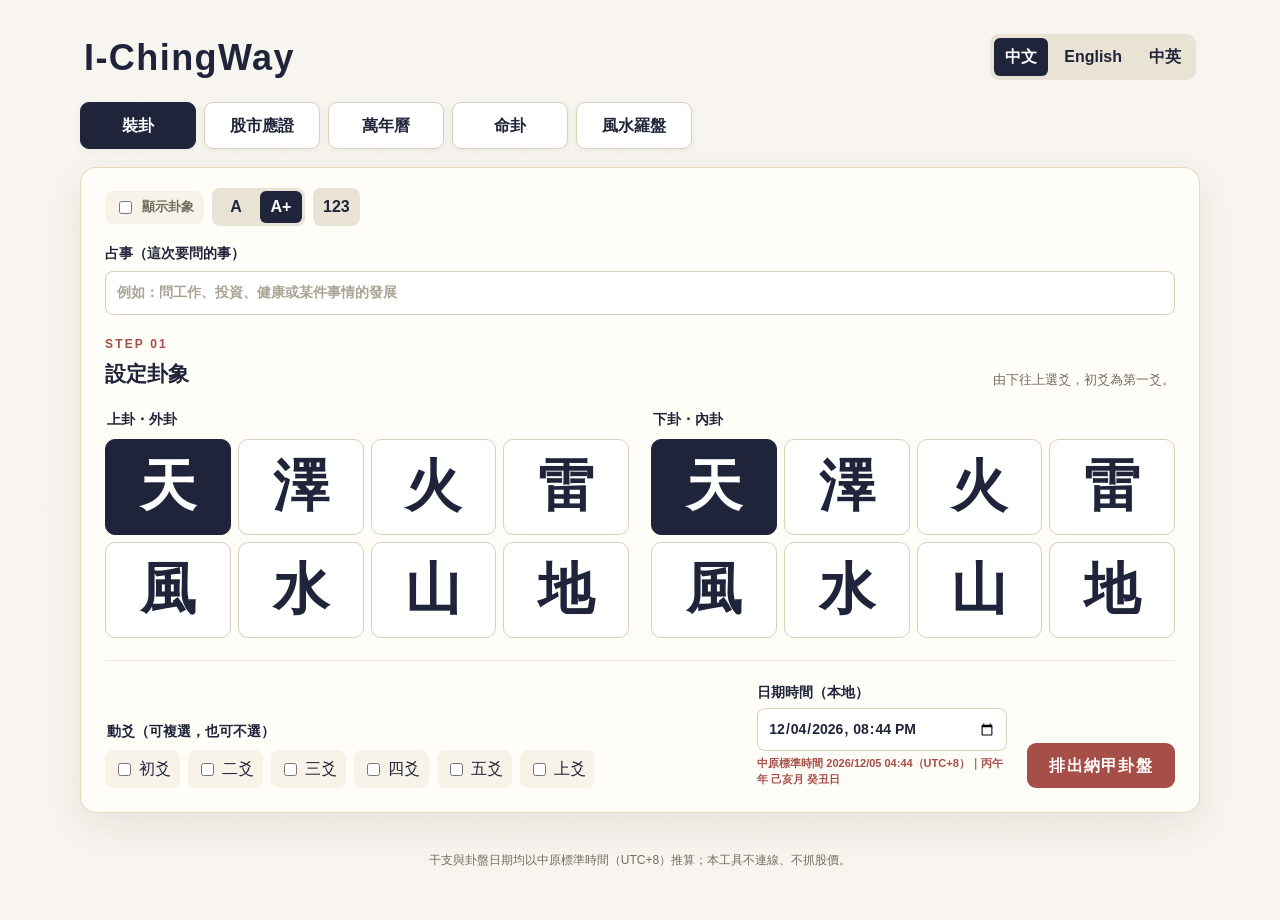
<file: index.html>
<!DOCTYPE html>
<html lang="zh-Hant">
<head>
  <meta charset="UTF-8">
  <meta name="viewport" content="width=device-width, initial-scale=1.0">
  <title>京房納甲裝卦</title>
  <meta http-equiv="refresh" content="0; url=najia/index.html">
</head>
<body>
  <p>正在開啟<a href="najia/index.html">京房納甲裝卦</a>……</p>
  <script>location.replace('najia/index.html');</script>
</body>
</html>
</file>
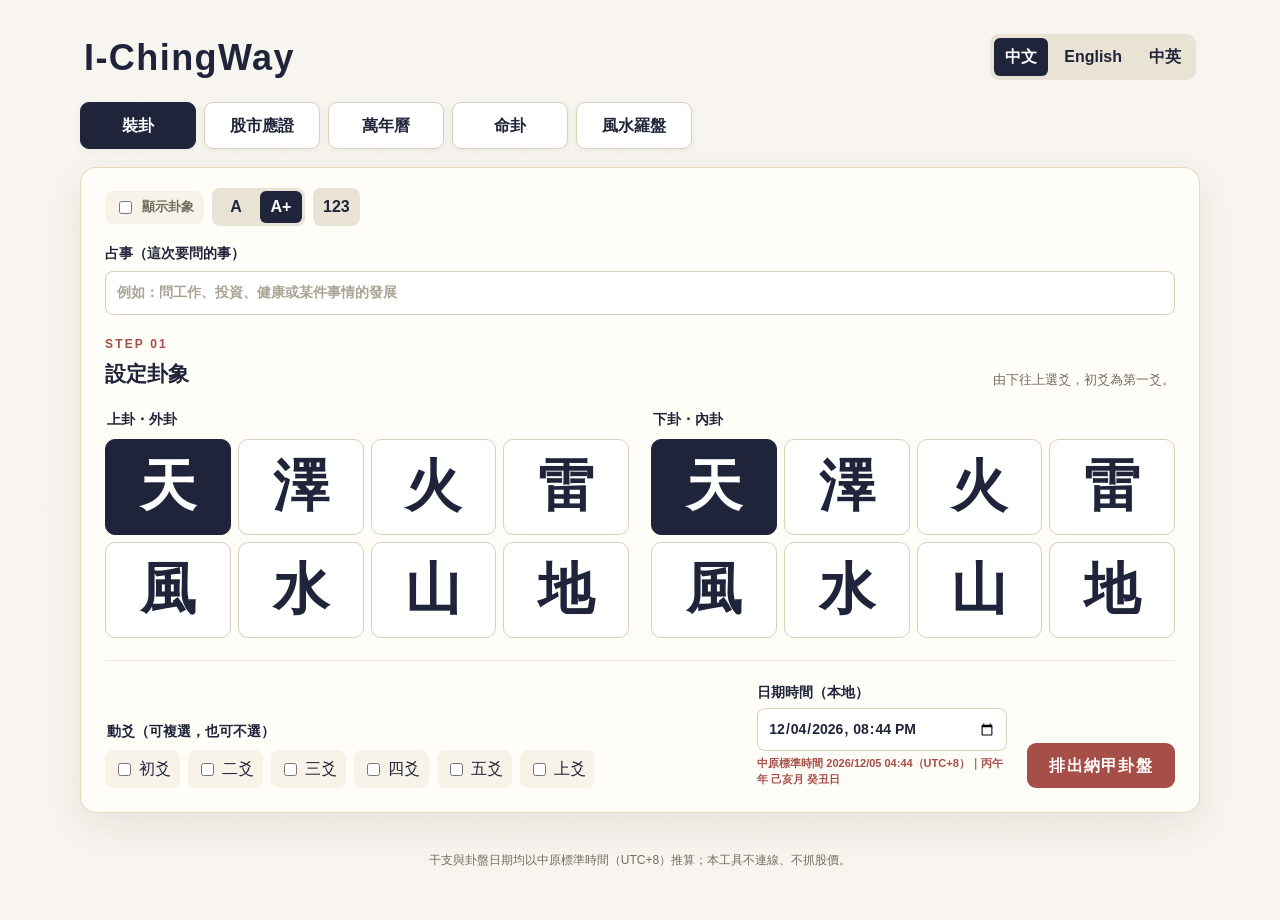
<file: najia/index.html>
<!DOCTYPE html>
<html lang="zh-Hant">
<head>
  <meta charset="UTF-8">
  <meta name="viewport" content="width=device-width, initial-scale=1.0">
  <meta name="theme-color" content="#20243a">
  <meta name="apple-mobile-web-app-title" content="I-ChingWay">
  <title>京房納甲裝卦</title>
  <link rel="apple-touch-icon" sizes="180x180" href="icon-najia-180.png?v=20260815-1">
  <link rel="icon" type="image/png" sizes="180x180" href="icon-najia-180.png?v=20260815-1">
  <link rel="stylesheet" href="styles.css?v=20261015-31">
</head>
<body>
  <main class="shell">
    <header class="page-header">
      <h1 class="wordmark" data-i18n="eyebrow">I-ChingWay</h1>
      <div class="language-switch" role="group" aria-label="顯示語言">
        <button type="button" data-lang="zh">中文</button>
        <button type="button" data-lang="en">English</button>
        <button type="button" data-lang="bi">中英</button>
      </div>
    </header>

    <nav class="app-tabs" aria-label="主要功能">
      <a class="app-tab active" href="index.html" aria-current="page" data-i18n="navCast">裝卦</a>
      <a class="app-tab" href="../易經股市應證.html" data-i18n="navStock">股市應證</a>
      <a class="app-tab" href="calendar.html" data-i18n="navCalendar">萬年曆</a>
      <a class="app-tab" href="life-hexagram.html" data-i18n="navLife">命卦</a>
      <a class="app-tab" href="fengshui-compass.html" data-i18n="navCompass">風水羅盤</a>
    </nav>

    <section class="card controls" aria-labelledby="cast-settings">
      <div class="trigram-toolbar">
        <label class="trigram-display-option">
          <input type="checkbox" id="showTrigramSymbols">
          <span data-i18n="showTrigramSymbols">顯示卦象</span>
        </label>
        <div class="trigram-size-switch" role="group" aria-label="卦名文字大小">
          <button type="button" data-trigram-size="normal" aria-label="一般卦名字體">A</button>
          <button type="button" data-trigram-size="large" aria-label="放大卦名字體">A+</button>
        </div>
        <button class="trigram-number-toggle" id="trigramNumberToggle" type="button" aria-pressed="false" data-i18n-aria-label="numberMode">123</button>
      </div>

      <label class="matter-field">
        <span data-i18n="matterLabel">占事（這次要問的事）</span>
        <input type="text" id="castMatter" maxlength="120" placeholder="例如：問工作、投資、健康或某件事情的發展" data-i18n-placeholder="matterPlaceholder">
      </label>

      <div class="section-heading">
        <div>
          <p class="step">STEP 01</p>
          <h2 id="cast-settings" data-i18n="settings">設定卦象</h2>
        </div>
        <p data-i18n="lineHint">由下往上選爻，初爻為第一爻。</p>
      </div>

      <div class="selectors">
        <fieldset>
          <legend data-i18n="upper">上卦・外卦</legend>
          <div class="trigram-grid" id="upperGrid"></div>
        </fieldset>
        <fieldset>
          <legend data-i18n="lower">下卦・內卦</legend>
          <div class="trigram-grid" id="lowerGrid"></div>
        </fieldset>
      </div>

      <div class="cast-options">
        <fieldset class="moving-fieldset">
          <legend data-i18n="moving">動爻（可複選，也可不選）</legend>
          <div class="moving-grid" id="movingGrid"></div>
        </fieldset>
        <label class="date-field">
          <span data-i18n="localDate">日期時間（本地）</span>
          <input type="datetime-local" id="castDate">
          <small class="china-time-preview" id="chinaTimePreview"></small>
        </label>
        <button class="primary-button" id="castButton" type="button" data-i18n="castButton">排出納甲卦盤</button>
      </div>
    </section>

    <section id="result" aria-live="polite"></section>

    <section class="card history-card" id="historyCard" aria-labelledby="history-heading" hidden>
      <div class="history-head">
        <h2 id="history-heading" data-i18n="historyTitle">占卦紀錄</h2>
        <button class="history-clear" id="historyClear" type="button" data-i18n="historyClear">清除全部</button>
      </div>
      <p class="history-note" data-i18n="historyNote">只保存在這台裝置的瀏覽器，最多 1000 筆。點一下可重新載入該次卦盤。</p>
      <ul class="history-list" id="historyList"></ul>
    </section>

    <footer>
      <p data-i18n="footer">干支與卦盤日期均以中原標準時間（UTC+8）推算；本工具不連線、不抓股價。</p>
    </footer>
  </main>
  <script src="core.js?v=20260827-3"></script>
  <script src="app.js?v=20261124-28"></script>
</body>
</html>
</file>
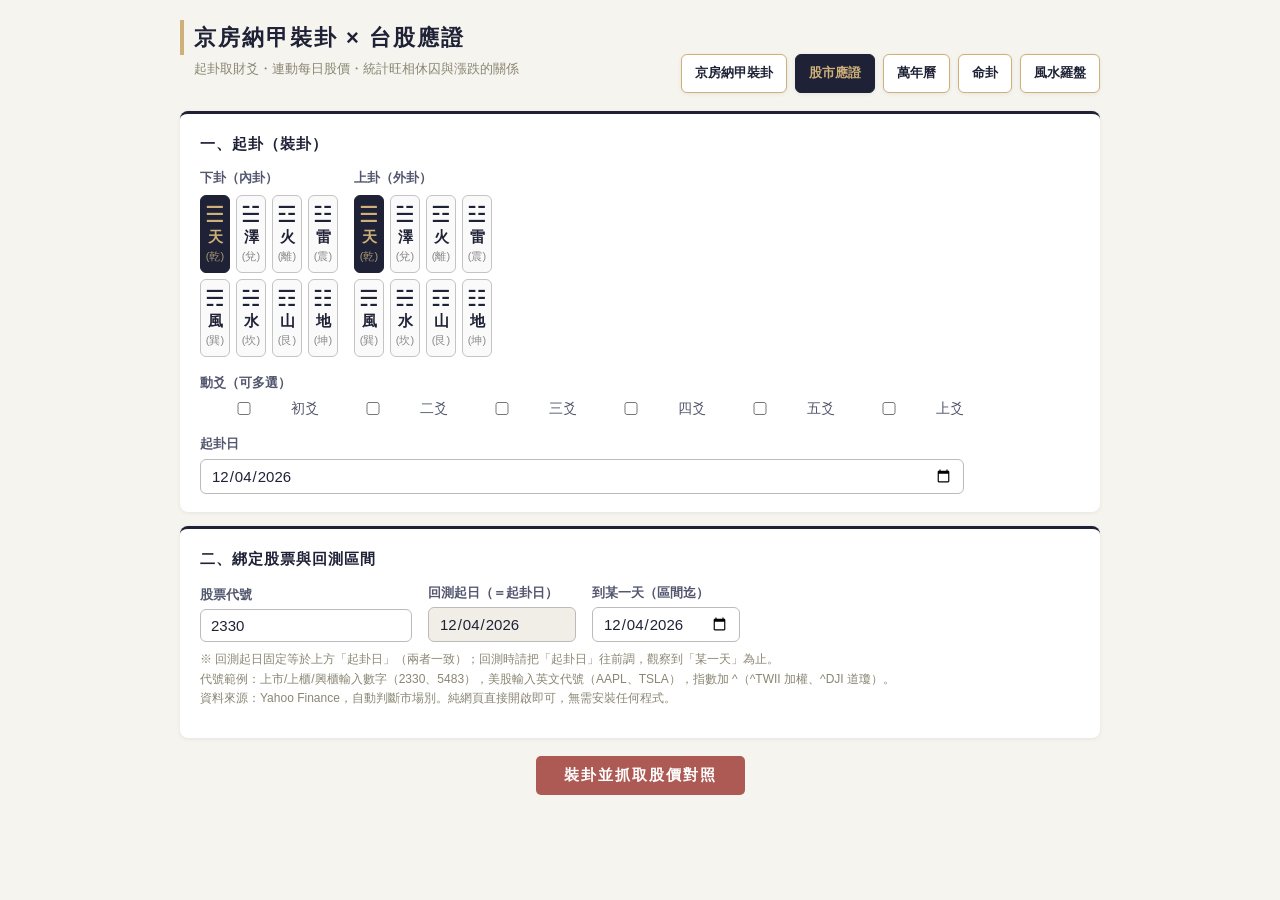
<file: 易經股市應證.html>
<!DOCTYPE html>
<html lang="zh-Hant">
<head>
<meta charset="UTF-8">
<meta name="viewport" content="width=device-width, initial-scale=1.0">
<meta name="theme-color" content="#1f2236">
<title>京房納甲裝卦 × 台股應證</title>
<style>
  :root{
    --bg:#f5f4ee; --ink:#1f2236; --gold:#ceb078; --red:#ad5a55;
    --card:#fff; --muted:#8a8674; --line:#d8d2c0;
  }
  *{box-sizing:border-box;}
  body{margin:0;padding:20px;background:var(--bg);color:var(--ink);
    font-family:"Microsoft JhengHei","PingFang TC","Noto Sans TC",sans-serif;line-height:1.6;}
  .wrap{max-width:920px;margin:0 auto;}
  h1{font-size:22px;margin:0 0 4px;color:var(--ink);border-left:4px solid var(--gold);
    padding-left:10px;letter-spacing:2px;}
  .sub{color:var(--muted);font-size:13px;margin:0 0 18px;padding-left:14px;}
  .tool-nav{display:flex;flex-wrap:wrap;justify-content:flex-end;gap:8px;margin:-44px 0 18px;}
  .tool-nav a{display:inline-block;padding:8px 13px;color:var(--ink);background:#fff;border:1px solid var(--gold);
    border-radius:6px;text-decoration:none;font-size:13px;font-weight:700;box-shadow:0 1px 4px #0001;}
  .tool-nav a:hover{background:#fff8e8;}
  .tool-nav a[aria-current="page"]{color:var(--gold);background:var(--ink);border-color:var(--ink);}
  .panel{background:var(--card);border-radius:8px;padding:18px 20px;margin:14px 0;
    box-shadow:0 1px 4px #0001;border-top:3px solid var(--ink);}
  .panel.result-card{border-top-color:var(--gold);}
  .panel h2{font-size:15px;margin:0 0 12px;color:var(--ink);font-weight:700;letter-spacing:1px;}
  .row{display:flex;flex-wrap:wrap;gap:16px;align-items:flex-end;}
  .field{display:flex;flex-direction:column;gap:4px;}
  .field label{font-size:13px;color:#52566e;font-weight:600;}
  select,input{font-size:15px;padding:7px 10px;border:1.5px solid #bbb;border-radius:6px;
    color:var(--ink);background:#fff;font-family:inherit;min-width:80px;}
  /* 八卦選擇格 */
  .trigram-grid{display:grid;grid-template-columns:repeat(4,1fr);gap:6px;max-width:300px;}
  .trigram-grid button{padding:8px 4px;cursor:pointer;border:1px solid #c4c4c4;background:#fafafa;
    border-radius:6px;color:var(--ink);min-height:64px;display:flex;flex-direction:column;
    align-items:center;justify-content:center;font-family:inherit;gap:2px;}
  .trigram-grid button .sym-big{font-size:22px;line-height:1;}
  .trigram-grid button .name-big{font-size:15px;font-weight:700;}
  .trigram-grid button .name-sub{font-size:11px;color:#888;}
  .trigram-grid button.active{background:var(--ink);color:var(--gold);border-color:var(--ink);}
  .trigram-grid button.active .name-sub{color:#a89773;}
  .grid-label{font-size:13px;color:#52566e;font-weight:600;margin:0 0 6px;}
  .yao-checks{display:flex;gap:10px;flex-wrap:wrap;}
  .yao-checks label{display:flex;align-items:center;gap:4px;font-size:14px;cursor:pointer;font-weight:400;}
  button.cast{margin-top:4px;padding:10px 28px;font-size:15px;background:var(--red);color:#fff;
    border:none;border-radius:5px;cursor:pointer;font-weight:700;letter-spacing:2px;}
  button.cast:hover{background:#8c4641;}
  button.cast:disabled{opacity:.5;cursor:wait;}
  .hint{font-size:12px;color:var(--muted);margin-top:8px;line-height:1.6;}
  #progress{font-size:13px;color:var(--red);margin:10px 0;min-height:20px;font-weight:600;}
  /* 卦盤干支橫幅 */
  .gz-banner{display:flex;flex-wrap:wrap;justify-content:center;gap:4px 14px;padding:8px 12px;
    margin:0 0 14px;background:#2a2e44;border-radius:6px;}
  .gz-col{font-size:15px;font-weight:700;color:#cfc9b8;}
  .gz-col small{font-size:10px;color:#9a958a;margin-left:1px;}
  .gz-col.gz-major{font-size:19px;color:#fff;}
  .gz-col.gz-major small{color:var(--gold);}
  .gz-kong{font-size:15px;font-weight:700;color:#ff9a9a;}
  .gz-kong b{color:#ff7676;font-size:18px;margin-left:3px;}
  /* 卦象標題 */
  .gua-title{margin-bottom:12px;color:var(--ink);padding:8px 12px;background:var(--bg);
    border-left:4px solid var(--red);border-radius:4px;}
  .gua-title .gname{font-size:20px;font-weight:700;}
  .gua-title .gua-zhi{font-size:18px;color:#888;margin:0 8px;}
  .gua-title .gmeta{font-size:13px;color:#888;margin-left:10px;font-weight:400;}
  table.gua .col-head td{font-size:11px;color:#aaa;font-weight:600;padding-bottom:2px;border-bottom:1px solid #eee;}
  /* 卦表 */
  table.gua{border-collapse:collapse;margin:0 auto;}
  table.gua td{padding:5px 8px;vertical-align:middle;font-size:14px;white-space:nowrap;text-align:center;}
  td.beast{font-size:13px;font-weight:600;}
  td.lq{font-weight:700;}
  td.gz .nj-stem{font-size:.72em;color:#888;font-weight:500;}
  td.kong-col{width:18px;color:#c00;font-size:12px;font-weight:bold;}
  td.bian-lq{color:#888;font-weight:600;font-size:13px;text-align:right;}
  td.bian-gz{color:#888;font-size:13px;text-align:left;border-right:1px dashed #ccc;padding-right:8px;}
  td.bian-gz .nj-stem{font-size:.72em;}
  td.yao-cell{position:relative;padding:0 10px 14px;}
  td.yao-cell svg{display:block;margin:0 auto;}
  .sy-label{position:absolute;left:0;right:0;bottom:0;height:13px;font-size:11px;line-height:13px;}
  .shi{color:#c00;font-weight:bold;} .ying{color:#06c;font-weight:bold;}
  .wealth-row td{background:#fff8e8;}
  td.fu{color:#999;font-size:12px;}
  .beast-青龍{color:#0a6b25;} .beast-朱雀{color:#b51f1f;} .beast-勾陳{color:#8a5e0e;}
  .beast-呈蛇{color:#5d228f;} .beast-白虎{color:#444;} .beast-玄武{color:#143075;}
  /* 財爻摘要 */
  .wealth-summary{margin:14px 0 0;padding:10px 14px;background:#fff8e8;border-left:5px solid var(--gold);
    border-radius:4px;font-size:14px;}
  .wealth-summary b{color:#8a5e0e;}
  /* 旺衰徽章（淺底） */
  .badge{display:inline-block;padding:1px 7px;border-radius:4px;font-size:12px;font-weight:600;}
  .b-旺{background:#e3f2e3;color:#1d7a36;} .b-相{background:#e4ecf6;color:#1f4e8a;}
  .b-休{background:#f6efda;color:#8a5e0e;} .b-囚{background:#f7e7d8;color:#b5631f;}
  .b-死{background:#f8e3e1;color:#b51f1f;}
  .up{color:#1d7a36;} .down{color:#b51f1f;}
  .legend{font-size:12px;color:var(--muted);margin-top:12px;line-height:1.9;}
  .stat-table{width:100%;border-collapse:collapse;font-size:14px;margin-top:6px;}
  .stat-table th,.stat-table td{padding:7px 6px;text-align:center;border-bottom:1px solid #eee;}
  .stat-table th{color:#8a5e0e;font-weight:700;font-size:12px;}
  .scroll{max-height:420px;overflow-y:auto;border:1px solid #eee;border-radius:8px;margin-top:6px;}
  .scroll table{width:100%;border-collapse:collapse;font-size:14px;}
  .scroll th,.scroll td{padding:6px;text-align:center;border-bottom:1px solid #f0f0f0;}
  .scroll th{position:sticky;top:0;background:#fff;color:#52566e;font-size:12px;}
  .note{font-size:12px;color:#999;margin-top:12px;line-height:1.6;}
  .hist-item{display:flex;align-items:center;gap:10px;padding:8px 10px;border:1px solid #eee;
    border-radius:6px;margin:6px 0;font-size:14px;}
  .hist-item:hover{background:#faf8f0;}
  .hist-item .hi-main{flex:1;cursor:pointer;}
  .hist-item .hi-main b{color:var(--ink);} .hist-item .hi-sub{color:#999;font-size:12px;}
  .hist-item .hi-del{color:#b51f1f;cursor:pointer;font-size:13px;border:none;background:none;padding:4px 8px;}
  .hist-item .hi-del:hover{text-decoration:underline;}
  @media(max-width:680px){.tool-nav{justify-content:flex-start;margin:-8px 0 16px;padding-left:14px;}}
</style>
</head>
<body>
<div class="wrap">
  <h1>京房納甲裝卦 × 台股應證</h1>
  <p class="sub">起卦取財爻・連動每日股價・統計旺相休囚與漲跌的關係</p>
  <nav class="tool-nav" aria-label="主要功能">
    <a href="najia/index.html">京房納甲裝卦</a>
    <a href="易經股市應證.html" aria-current="page">股市應證</a>
    <a href="najia/calendar.html">萬年曆</a>
    <a href="najia/life-hexagram.html">命卦</a>
    <a href="najia/fengshui-compass.html">風水羅盤</a>
  </nav>

  <div class="panel">
    <h2>一、起卦（裝卦）</h2>
    <div class="row" style="align-items:flex-start">
      <div>
        <div class="grid-label">下卦（內卦）</div>
        <div class="trigram-grid" id="gridLower"></div>
      </div>
      <div>
        <div class="grid-label">上卦（外卦）</div>
        <div class="trigram-grid" id="gridUpper"></div>
      </div>
      <div class="field">
        <label>動爻（可多選）</label>
        <div class="yao-checks" id="movingChecks"></div>
        <label style="margin-top:10px">起卦日</label>
        <input type="date" id="castDate">
      </div>
    </div>
  </div>

  <div class="panel">
    <h2>二、綁定股票與回測區間</h2>
    <div class="row">
      <div class="field"><label>股票代號</label>
        <input id="stockNo" value="2330" style="min-width:120px"></div>
      <div class="field"><label>回測起日（＝起卦日）</label>
        <input type="date" id="startDate" readonly style="background:#f0eee6"></div>
      <div class="field"><label>到某一天（區間迄）</label><input type="date" id="endDate"></div>
    </div>
    <p class="hint">※ 回測起日固定等於上方「起卦日」（兩者一致）；回測時請把「起卦日」往前調，觀察到「某一天」為止。<br>
       代號範例：上市/上櫃/興櫃輸入數字（2330、5483），美股輸入英文代號（AAPL、TSLA），指數加 ^（^TWII 加權、^DJI 道瓊）。<br>
       資料來源：Yahoo Finance，自動判斷市場別。純網頁直接開啟即可，無需安裝任何程式。</p>
  </div>

  <div class="row" style="justify-content:center;margin:6px 0 10px;">
    <button class="cast" id="goBtn" onclick="run()">裝卦並抓取股價對照</button>
  </div>
  <div id="progress"></div>

  <div class="panel" id="historyPanel" style="display:none">
    <h2>歷史記錄（本機儲存，可回頭查看多檔）</h2>
    <div id="historyList"></div>
  </div>

  <div id="result"></div>
</div>

<script>
/* ===================== 基礎資料 ===================== */
const STEMS=['甲','乙','丙','丁','戊','己','庚','辛','壬','癸'];
const BRANCHES=['子','丑','寅','卯','辰','巳','午','未','申','酉','戌','亥'];
const BRANCH_WX={子:'水',丑:'土',寅:'木',卯:'木',辰:'土',巳:'火',
  午:'火',未:'土',申:'金',酉:'金',戌:'土',亥:'水'};
const TRIGS=[
  {name:'乾',sym:'☰',label:'天'},{name:'兌',sym:'☱',label:'澤'},
  {name:'離',sym:'☲',label:'火'},{name:'震',sym:'☳',label:'雷'},
  {name:'巽',sym:'☴',label:'風'},{name:'坎',sym:'☵',label:'水'},
  {name:'艮',sym:'☶',label:'山'},{name:'坤',sym:'☷',label:'地'}];
const TRI={
  乾:{inner:['子','寅','辰'],outer:['午','申','戌'],iStem:'甲',oStem:'壬',lines:'111'},
  兌:{inner:['巳','卯','丑'],outer:['亥','酉','未'],iStem:'丁',oStem:'丁',lines:'110'},
  離:{inner:['卯','丑','亥'],outer:['酉','未','巳'],iStem:'己',oStem:'己',lines:'101'},
  震:{inner:['子','寅','辰'],outer:['午','申','戌'],iStem:'庚',oStem:'庚',lines:'100'},
  巽:{inner:['丑','亥','酉'],outer:['未','巳','卯'],iStem:'辛',oStem:'辛',lines:'011'},
  坎:{inner:['寅','辰','午'],outer:['申','戌','子'],iStem:'戊',oStem:'戊',lines:'010'},
  艮:{inner:['辰','午','申'],outer:['戌','子','寅'],iStem:'丙',oStem:'丙',lines:'001'},
  坤:{inner:['未','巳','卯'],outer:['丑','亥','酉'],iStem:'乙',oStem:'癸',lines:'000'},
};
const PALACE_WX={乾:'金',兌:'金',坤:'土',艮:'土',震:'木',巽:'木',坎:'水',離:'火'};
const PALACES={
  乾:[['乾','乾','乾為天'],['乾','巽','天風姤'],['乾','艮','天山遯'],['乾','坤','天地否'],
     ['巽','坤','風地觀'],['艮','坤','山地剝'],['離','坤','火地晉'],['離','乾','火天大有']],
  坎:[['坎','坎','坎為水'],['坎','兌','水澤節'],['坎','震','水雷屯'],['坎','離','水火既濟'],
     ['兌','離','澤火革'],['震','離','雷火豐'],['坤','離','地火明夷'],['坤','坎','地水師']],
  艮:[['艮','艮','艮為山'],['艮','離','山火賁'],['艮','乾','山天大畜'],['艮','兌','山澤損'],
     ['離','兌','火澤睽'],['乾','兌','天澤履'],['巽','兌','風澤中孚'],['巽','艮','風山漸']],
  震:[['震','震','震為雷'],['震','坤','雷地豫'],['震','坎','雷水解'],['震','巽','雷風恒'],
     ['坤','巽','地風升'],['坎','巽','水風井'],['兌','巽','澤風大過'],['兌','震','澤雷隨']],
  巽:[['巽','巽','巽為風'],['巽','乾','風天小畜'],['巽','離','風火家人'],['巽','震','風雷益'],
     ['乾','震','天雷無妄'],['離','震','火雷噬嗑'],['艮','震','山雷頤'],['艮','巽','山風蠱']],
  離:[['離','離','離為火'],['離','艮','火山旅'],['離','巽','火風鼎'],['離','坎','火水未濟'],
     ['艮','坎','山水蒙'],['巽','坎','風水渙'],['乾','坎','天水訟'],['乾','離','天火同人']],
  坤:[['坤','坤','坤為地'],['坤','震','地雷復'],['坤','兌','地澤臨'],['坤','乾','地天泰'],
     ['震','乾','雷天大壯'],['兌','乾','澤天夬'],['坎','乾','水天需'],['坎','坤','水地比']],
  兌:[['兌','兌','兌為澤'],['兌','坎','澤水困'],['兌','坤','澤地萃'],['兌','艮','澤山咸'],
     ['坎','艮','水山蹇'],['坤','艮','地山謙'],['震','艮','雷山小過'],['震','兌','雷澤歸妹']],
};
const SHIYING=[[6,3],[1,4],[2,5],[3,6],[4,1],[5,2],[4,1],[3,6]];
const POS_NAME=['本宮','一世','二世','三世','四世','五世','游魂','歸魂'];
const HEXLOOKUP={};
for(const p in PALACES) PALACES[p].forEach((h,i)=>{
  HEXLOOKUP[h[0]+h[1]]={name:h[2],palace:p,pos:i};});

/* ===================== 五行生剋 ===================== */
const SHENG={木:'火',火:'土',土:'金',金:'水',水:'木'};
const KE={木:'土',土:'水',水:'火',火:'金',金:'木'};
function liuqin(p,y){
  if(p===y)return'兄弟';if(SHENG[p]===y)return'子孫';if(SHENG[y]===p)return'父母';
  if(KE[p]===y)return'妻財';if(KE[y]===p)return'官鬼';}
function wangShuai(yWX,ling){
  if(yWX===ling)return'旺';if(SHENG[ling]===yWX)return'相';if(SHENG[yWX]===ling)return'休';
  if(KE[yWX]===ling)return'囚';if(KE[ling]===yWX)return'死';}
const MONTH_LING={寅:'木',卯:'木',巳:'火',午:'火',申:'金',酉:'金',
  亥:'水',子:'水',辰:'土',戌:'土',丑:'土',未:'土'};
const CHONG={子:'午',丑:'未',寅:'申',卯:'酉',辰:'戌',巳:'亥',
  午:'子',未:'丑',申:'寅',酉:'卯',戌:'辰',亥:'巳'};
const HE={子:'丑',丑:'子',寅:'亥',亥:'寅',卯:'戌',戌:'卯',
  辰:'酉',酉:'辰',巳:'申',申:'巳',午:'未',未:'午'};
function dayRelation(dayB,yaoB){
  const d=BRANCH_WX[dayB],y=BRANCH_WX[yaoB],a=[];
  if(dayB===yaoB)a.push('值日');
  if(CHONG[dayB]===yaoB)a.push('日沖');
  if(HE[dayB]===yaoB)a.push('日合');
  if(SHENG[d]===y)a.push('日生');
  else if(KE[d]===y)a.push('日剋');
  else if(d===y&&dayB!==yaoB)a.push('日比');
  return a.length?a.join('、'):'平';}
function dayCat(dayB,yaoB){
  if(CHONG[dayB]===yaoB)return'日沖';if(dayB===yaoB)return'值日';
  if(HE[dayB]===yaoB)return'日合';
  const d=BRANCH_WX[dayB],y=BRANCH_WX[yaoB];
  if(SHENG[d]===y)return'日生';if(KE[d]===y)return'日剋';
  if(d===y)return'日比';return'平';}

// 十二長生（水土同宮）
const ZS_STAGES=['長生','沐浴','冠帶','臨官','帝旺','衰','病','死','墓','絕','胎','養'];
const ZS_START={木:'亥',火:'寅',金:'巳',水:'申',土:'申'};
const ZS_ORDER=['長生','臨官','帝旺','冠帶','養','沐浴','胎','衰','病','死','墓','絕'];
const ZS_LEVEL={長生:'旺',臨官:'旺',帝旺:'旺',冠帶:'相',養:'相',
  沐浴:'休',胎:'休',衰:'囚',病:'囚',死:'死',墓:'死',絕:'死'};
function zhangsheng(wx,dayB){
  const L=BRANCHES.indexOf(ZS_START[wx]),B=BRANCHES.indexOf(dayB);
  return ZS_STAGES[((B-L)%12+12)%12];}

// 六神（依日干起）
const BEAST_ORDER=['青龍','朱雀','勾陳','呈蛇','白虎','玄武'];
const BEAST_START={甲:0,乙:0,丙:1,丁:1,戊:2,己:3,庚:4,辛:4,壬:5,癸:5};
function getBeasts(dayStem){const s=BEAST_START[dayStem],a=[];
  for(let i=0;i<6;i++)a.push(BEAST_ORDER[(s+i)%6]);return a;}
// 旬空（依日干支）
function getKong(dayStem,dayBranch){
  const s=STEMS.indexOf(dayStem),b=BRANCHES.indexOf(dayBranch);
  const head=(b-s+12)%12;
  return[BRANCHES[(head+10)%12],BRANCHES[(head+11)%12]];}

/* ===================== 干支曆 ===================== */
function jdnFromDate(y,m,d){const a=Math.floor((14-m)/12),yy=y+4800-a,mm=m+12*a-3;
  return d+Math.floor((153*mm+2)/5)+365*yy+Math.floor(yy/4)-Math.floor(yy/100)+Math.floor(yy/400)-32045;}
function dayGanzhi(y,m,d){let idx=((jdnFromDate(y,m,d)+49)%60+60)%60;
  return{stem:STEMS[idx%10],branch:BRANCHES[idx%12]};}
function monthBranchApprox(y,m,d){
  const cut=[6,4,6,5,6,6,7,8,8,8,7,7];
  let mb=m; if(d<cut[m-1])mb=m-1; if(mb<1)mb=12;
  const map={1:'丑',2:'寅',3:'卯',4:'辰',5:'巳',6:'午',7:'未',8:'申',9:'酉',10:'戌',11:'亥',12:'子'};
  return map[mb];}

/* ===================== 裝卦核心 ===================== */
function buildHex(upper,lower){
  const data=HEXLOOKUP[upper+lower],palaceWX=PALACE_WX[data.palace];
  const[shi,ying]=SHIYING[data.pos];
  const li=TRI[lower],ui=TRI[upper],yaos=[];
  for(let i=0;i<6;i++){
    let branch,stem,yang;
    if(i<3){branch=li.inner[i];stem=li.iStem;yang=li.lines[i]==='1';}
    else{branch=ui.outer[i-3];stem=ui.oStem;yang=ui.lines[i-3]==='1';}
    const wx=BRANCH_WX[branch];
    yaos.push({pos:i+1,yang,stem,branch,wx,liuqin:liuqin(palaceWX,wx),
      shi:(i+1===shi),ying:(i+1===ying)});}
  return{name:data.name,palace:data.palace,palaceWX,posName:POS_NAME[data.pos],
    shi,ying,upper,lower,yaos};}
function buildFu(hex){
  const present=new Set(hex.yaos.map(y=>y.liuqin));
  const missing=['兄弟','子孫','父母','妻財','官鬼'].filter(x=>!present.has(x));
  if(!missing.length)return{};
  const pure=buildHex(hex.palace,hex.palace),fu={};
  missing.forEach(mq=>{const y=pure.yaos.find(yy=>yy.liuqin===mq);
    if(y)fu[y.pos]={liuqin:mq,branch:y.branch,stem:y.stem,wx:y.wx};});
  return fu;}
function findTri(lines){for(const t in TRI)if(TRI[t].lines===lines)return t;}
function changedHex(upper,lower,moving){
  if(!moving.length)return null;
  let ll=TRI[lower].lines.split(''),ul=TRI[upper].lines.split('');
  moving.forEach(i=>{if(i<3)ll[i]=ll[i]==='1'?'0':'1';else ul[i-3]=ul[i-3]==='1'?'0':'1';});
  return buildHex(findTri(ul.join('')),findTri(ll.join('')));}
function getWealth(hex,fu){
  const v=hex.yaos.filter(y=>y.liuqin==='妻財');
  if(v.length)return{...v[0],hidden:false};
  const f=Object.values(fu).find(x=>x.liuqin==='妻財');
  if(f)return{...f,hidden:true};
  return null;}

/* ===================== 爻圖（SVG，比照來源） ===================== */
function renderYao(isYang,isMoving){
  const w=84,h=20,yc=10;
  let s=`<svg viewBox="0 0 ${w} ${h}" width="${w}" height="${h}" style="overflow:visible">`;
  if(isYang){
    s+=`<rect x="0" y="${yc-4}" width="${w}" height="8" fill="#1f2236"/>`;
    if(isMoving)s+=`<circle cx="${w/2}" cy="${yc}" r="8.5" fill="none" stroke="#d11" stroke-width="2.6"/>`;
  }else{
    const gw=w*0.42;
    s+=`<rect x="0" y="${yc-4}" width="${gw}" height="8" fill="#1f2236"/>`;
    s+=`<rect x="${w-gw}" y="${yc-4}" width="${gw}" height="8" fill="#1f2236"/>`;
    if(isMoving){const cx=w/2,r=8;
      s+=`<line x1="${cx-r}" y1="${yc-r}" x2="${cx+r}" y2="${yc+r}" stroke="#d11" stroke-width="3" stroke-linecap="round"/>`;
      s+=`<line x1="${cx+r}" y1="${yc-r}" x2="${cx-r}" y2="${yc+r}" stroke="#d11" stroke-width="3" stroke-linecap="round"/>`;}
  }
  return s+`</svg>`;}

function renderHexTable(hex,moving,fu,bian,dayStem,kong){
  const beasts=dayStem?getBeasts(dayStem):null;
  let html=`<table class="gua">`;
  html+=`<tr class="col-head">${bian?'<td colspan="2">化出</td>':''}
    <td>六親</td><td>納甲</td>${kong?'<td></td>':''}<td>本卦</td>${beasts?'<td>六獸</td>':''}</tr>`;
  for(let i=5;i>=0;i--){
    const y=hex.yaos[i],mv=moving.includes(i),isW=y.liuqin==='妻財';
    const shiy=y.shi?'<span class="shi">世</span>':(y.ying?'<span class="ying">應</span>':'');
    const bianCell=bian?(mv
      ?`<td class="bian-lq">${bian.yaos[i].liuqin}</td><td class="bian-gz"><span class="nj-stem">${bian.yaos[i].stem}</span>${bian.yaos[i].branch}</td>`
      :`<td class="bian-lq"></td><td class="bian-gz"></td>`):'';
    const kongCell=kong?`<td class="kong-col">${kong.includes(y.branch)?'空':''}</td>`:'';
    const beastCell=beasts?`<td class="beast beast-${beasts[i]}">${beasts[i]}</td>`:'';
    html+=`<tr class="${isW?'wealth-row':''}">
      ${bianCell}
      <td class="lq">${y.liuqin}${isW?'💰':''}</td>
      <td class="gz"><span class="nj-stem">${y.stem}</span>${y.branch}<small style="color:#aaa">${y.wx}</small></td>
      ${kongCell}
      <td class="yao-cell">${renderYao(y.yang,mv)}<div class="sy-label">${shiy}</div></td>
      ${beastCell}
    </tr>`;}
  return html+`</table>`;}

/* ===================== Yahoo Finance 抓取（上市/上櫃/興櫃/美股） ===================== */
// 純前端透過公用 CORS 代理鏈（自動容錯），雙擊 HTML 即可，不需本機伺服器
const PROXIES=[
  u=>'https://corsproxy.io/?url='+encodeURIComponent(u),
  u=>'https://api.codetabs.com/v1/proxy/?quest='+encodeURIComponent(u),
  u=>'https://api.allorigins.win/raw?url='+encodeURIComponent(u),
];
async function fetchJSON(url){
  let lastErr;
  for(const make of PROXIES){
    try{
      const r=await fetch(make(url));
      const t=await r.text();
      // 代理層忙線／回 HTML → 換下一個代理；Yahoo 本身的 404 仍是合法 JSON，直接收下交上層判斷
      if(t.includes('Too Many Requests')||t.trim().startsWith('<'))throw new Error('proxy busy');
      return JSON.parse(t);
    }catch(e){lastErr=e;}
  }
  throw lastErr||new Error('fetch failed');
}
const MARKET_LABEL={Taiwan:'上市','Taipei Exchange':'上櫃'};
// 抓單一 Yahoo 代號的日線，並算每日漲跌幅
async function fetchYahoo(sym,sd,ed){
  const p1=Math.floor(sd.getTime()/1000)-16*86400; // 提前取基準算漲跌幅
  const p2=Math.floor(ed.getTime()/1000)+2*86400;
  const url=`https://query1.finance.yahoo.com/v8/finance/chart/${sym}?period1=${p1}&period2=${p2}&interval=1d`;
  const j=await fetchJSON(url);
  const res=j.chart&&j.chart.result&&j.chart.result[0];
  if(!res||!res.timestamp)return null;
  const off=res.meta.gmtoffset||0, q=res.indicators.quote[0];
  const arr=[];
  for(let i=0;i<res.timestamp.length;i++){
    const c=q.close[i]; if(c==null)continue;
    const d=new Date((res.timestamp[i]+off)*1000);
    arr.push({y:d.getUTCFullYear(),m:d.getUTCMonth()+1,d:d.getUTCDate(),close:c});
  }
  for(let i=0;i<arr.length;i++){
    const prev=i>0?arr[i-1].close:null;
    arr[i].change=prev?arr[i].close-prev:0;
    arr[i].pct=prev?(arr[i].close-prev)/prev*100:0;
  }
  const fx=res.meta.fullExchangeName||'';
  const market=MARKET_LABEL[fx]||fx||'股市';
  return{rows:arr,market,sym,currency:res.meta.currency||''};
}
// 解析使用者輸入的代號 → 自動嘗試台股/美股形式
async function detectMarket(code,sd,ed){
  code=code.trim().toUpperCase();
  let variants;
  if(/^\d+[A-Z]?$/.test(code))variants=[code+'.TW',code+'.TWO']; // 純數字：先上市再上櫃/興櫃
  else variants=[code]; // 已含後綴、指數(^)、或美股代號
  for(const v of variants){
    let r=null; try{r=await fetchYahoo(v,sd,ed);}catch(e){r=null;}
    if(r&&r.rows.length)return r;
  }
  return null;
}

/* ===================== 圖表 ===================== */
const LV_COLOR={旺:'#2e8b57',相:'#3a6ea5',休:'#c79a3a',囚:'#cf7a3a',死:'#c0504d'};
function renderChart(rows){
  if(rows.length<2)return'';
  const W=920,H=440,padL=56,padR=18,padT=24,padB=52;
  const plotW=W-padL-padR,plotH=H-padT-padB;
  const closes=rows.map(r=>r.close);
  let mn=Math.min(...closes),mx=Math.max(...closes);
  const pad=(mx-mn)*0.08||1;mn-=pad;mx+=pad;
  const n=rows.length,bw=plotW/n;
  const X=i=>padL+(n<=1?0:i/(n-1)*plotW);
  const Y=c=>padT+(mx-c)/(mx-mn)*plotH;
  const top=padT,bot=padT+plotH;
  // 以「月令旺相休囚」分段為主（整片背景＋月支標籤），日辰為輔（圓點）
  let bands='',i=0;
  while(i<n){
    let j=i;while(j+1<n&&rows[j+1].mb===rows[i].mb)j++;
    const x0=X(i)-bw/2,x1=X(j)+bw/2,cx=(x0+x1)/2,ws=rows[i].ws,mb=rows[i].mb;
    bands+=`<rect x="${x0.toFixed(1)}" y="${top}" width="${(x1-x0).toFixed(1)}"
      height="${plotH.toFixed(1)}" fill="${LV_COLOR[ws]}" opacity="0.15"/>
      <line x1="${x0.toFixed(1)}" y1="${top}" x2="${x0.toFixed(1)}" y2="${bot}" stroke="#d9d2bd" stroke-dasharray="2 2"/>
      <rect x="${(cx-26).toFixed(1)}" y="${top+2}" width="52" height="21" rx="5" fill="${LV_COLOR[ws]}"/>
      <text x="${cx.toFixed(1)}" y="${top+16}" text-anchor="middle" font-size="12.5"
      font-weight="700" fill="#fff">${mb}月·${ws}</text>`;
    i=j+1;}
  const yticks=[mx,(mx*3+mn)/4,(mx+mn)/2,(mx+mn*3)/4,mn].map(v=>
    `<line x1="${padL}" y1="${Y(v).toFixed(1)}" x2="${W-padR}" y2="${Y(v).toFixed(1)}"
     stroke="#eee" stroke-dasharray="3 3"/>
     <text x="${padL-8}" y="${(Y(v)+4).toFixed(1)}" text-anchor="end" font-size="11"
     fill="#8a8674">${v.toFixed(0)}</text>`).join('');
  const pts=rows.map((r,k)=>`${X(k).toFixed(1)},${Y(r.close).toFixed(1)}`).join(' ');
  let dots='';
  rows.forEach((r,k)=>{dots+=`<circle cx="${X(k).toFixed(1)}" cy="${Y(r.close).toFixed(1)}"
    r="4" fill="${LV_COLOR[ZS_LEVEL[r.ls]]}" stroke="#fff" stroke-width="1.1">
    <title>${r.y}/${r.m}/${r.d} ${r.dayS}${r.dayB}　長生:${r.ls}　月令:${r.ws}　收${r.close} ${r.pct>=0?'+':''}${r.pct.toFixed(2)}%</title></circle>`;});
  const idxs=[...new Set([0,Math.floor(n/4),Math.floor(n/2),Math.floor(n*3/4),n-1])];
  const xticks=idxs.map(k=>{const r=rows[k];
    return`<text x="${X(k).toFixed(1)}" y="${bot+22}" text-anchor="middle" font-size="11"
      fill="#8a8674">${String(r.m).padStart(2,'0')}/${String(r.d).padStart(2,'0')}</text>`;}).join('');
  return`<svg viewBox="0 0 ${W} ${H}" style="width:100%;height:auto;display:block">
    ${bands}${yticks}
    <polyline points="${pts}" fill="none" stroke="#ad5a55" stroke-width="2.2" stroke-linejoin="round"/>
    ${dots}
    <line x1="${padL}" y1="${bot}" x2="${W-padR}" y2="${bot}" stroke="#ccc"/>${xticks}
  </svg>
  <div class="legend"><b style="color:#8a5e0e">主：月令旺相休囚</b>（背景色塊依月分段，標「月支·旺衰」）　|
    <b style="color:#8a5e0e">輔：日辰十二長生</b>（線上每日圓點）<br>
    <span class="badge b-旺">旺　長生臨官帝旺</span>
    <span class="badge b-相">相　冠帶養</span>
    <span class="badge b-休">休　沐浴胎</span>
    <span class="badge b-囚">囚　衰病</span>
    <span class="badge b-死">死　死墓絕</span>
    　滑鼠移到圓點看當日詳情</div>`;}

function aggregate(rows,keyFn){
  const g={};rows.forEach(r=>{const k=keyFn(r);(g[k]=g[k]||[]).push(r.pct);});
  return Object.entries(g).map(([k,arr])=>{const n=arr.length,avg=arr.reduce((a,b)=>a+b,0)/n;
    return{k,n,avg,upRate:arr.filter(x=>x>0).length/n*100};});}
function statTable(title,stats,order){
  stats.sort((a,b)=>order?order.indexOf(a.k)-order.indexOf(b.k):b.avg-a.avg);
  const rows=stats.map(s=>`<tr><td>${s.k}</td><td>${s.n}</td>
    <td class="${s.avg>=0?'up':'down'}">${s.avg>=0?'+':''}${s.avg.toFixed(2)}%</td>
    <td>${s.upRate.toFixed(0)}%</td></tr>`).join('');
  return`<h2 style="margin-top:18px">${title}</h2>
    <table class="stat-table"><tr><th>分類</th><th>樣本天數</th><th>平均漲跌幅</th><th>上漲比例</th></tr>
    ${rows}</table>`;}

/* ===================== UI ===================== */
let selLower='乾',selUpper='乾';
function initGrid(id,isLower){
  const g=document.getElementById(id);
  TRIGS.forEach(t=>{const b=document.createElement('button');
    b.innerHTML=`<span class="sym-big">${t.sym}</span><span class="name-big">${t.label}</span><span class="name-sub">(${t.name})</span>`;
    b.dataset.name=t.name;
    if((isLower?selLower:selUpper)===t.name)b.classList.add('active');
    b.onclick=()=>{if(isLower)selLower=t.name;else selUpper=t.name;
      g.querySelectorAll('button').forEach(x=>x.classList.toggle('active',x.dataset.name===t.name));};
    g.appendChild(b);});}
function initUI(){
  initGrid('gridLower',true);initGrid('gridUpper',false);
  const mc=document.getElementById('movingChecks');
  ['初','二','三','四','五','上'].forEach((n,i)=>mc.insertAdjacentHTML('beforeend',
    `<label><input type="checkbox" id="mv${i}" value="${i}">${n}爻</label>`));
  const today=new Date().toISOString().slice(0,10);
  document.getElementById('castDate').value=today;
  document.getElementById('startDate').value=today;
  document.getElementById('endDate').value=today;
  // 起卦日與區間起同步
  document.getElementById('castDate').addEventListener('change',e=>{
    document.getElementById('startDate').value=e.target.value;});
}

/* ===================== 卦盤渲染（化出內聯同一表） ===================== */
function hexPanelHTML(rec){
  const[cy,cm,cd]=rec.castDate.split('-').map(Number);
  const castGZ=dayGanzhi(cy,cm,cd), kong=getKong(castGZ.stem,castGZ.branch);
  const hex=buildHex(rec.upper,rec.lower), fu=buildFu(hex);
  const bian=changedHex(rec.upper,rec.lower,rec.moving), wealth=rec.wealth;
  let head=`<div class="panel result-card">
    <div class="gz-banner">
      <span class="gz-col gz-major">${castGZ.stem}${castGZ.branch}<small>日</small></span>
      <span class="gz-kong">旬空<b>${kong.join('')}</b></span>
    </div>
    <div class="gua-title"><span class="gname">${hex.name}</span>${bian?`<span class="gua-zhi">之</span><span class="gname">${bian.name}</span>`:''}
      <span class="gmeta">${hex.palace}宮${hex.palaceWX}・${hex.posName}卦　起卦日 ${rec.castDate}</span></div>
    ${renderHexTable(hex,rec.moving,fu,bian,castGZ.stem,kong)}`;
  if(wealth)head+=`<div class="wealth-summary"><b>財爻</b>：${wealth.stem}${wealth.branch}
    （五行<b>${wealth.wx}</b>）${wealth.hidden?'　<span style="color:#999">※財不上卦，取伏神</span>':''}
    <br>下方逐日對照即以此財爻地支，配當日月令、日辰判旺衰與十二長生。</div>`;
  else head+=`<div class="wealth-summary"><b>此卦無財爻可取</b>，無法做財爻對照。</div>`;
  head+=`<div class="note">六獸依日干起，旬空依日干支推；化出爻列於同一表內（動爻才有）。動爻：紅圈＝老陽、紅×＝老陰。</div></div>`;
  return head;
}
function stockPanelsHTML(rec){
  const rows=rec.rows, wealth=rec.wealth, stockNo=rec.stock, market=rec.market;
  if(!rows.length)return'';
  const chart=`<div class="panel result-card"><h2>股價曲線 × 日月旺相</h2>
    <p class="hint">${stockNo}（${market}）　財爻 ${wealth.stem}${wealth.branch}（${wealth.wx}）　${rows.length} 個交易日　${rec.castDate}~${rec.endDate}</p>
    ${renderChart(rows)}</div>`;
  const stats=`<div class="panel result-card"><h2>統計：財爻狀態 vs 漲跌</h2>
    <p class="hint">樣本：${stockNo}，${rows.length} 個交易日（財爻 ${wealth.stem}${wealth.branch}・${wealth.wx}）</p>
    ${statTable('① 依月令旺相休囚死',aggregate(rows,r=>r.ws),['旺','相','休','囚','死'])}
    ${statTable('② 依日辰對財爻關係',aggregate(rows,r=>r.dcat),['值日','日合','日生','日比','日沖','日剋','平'])}
    ${statTable('③ 依日辰十二長生（每日變動）',aggregate(rows,r=>r.ls),ZS_ORDER)}
    <p class="hint">旺相休囚依月令（整月固定）；逐日變動的是日辰關係與十二長生。樣本越多越有參考性。</p></div>`;
  let detail=`<div class="panel result-card"><h2>逐日對照明細</h2><div class="scroll"><table>
    <tr><th>日期</th><th>日干支</th><th>月令旺衰</th><th>日辰長生</th><th>日辰關係</th><th>收盤</th><th>漲跌幅</th></tr>`;
  rows.slice().reverse().forEach(r=>{detail+=`<tr>
    <td>${r.y}/${String(r.m).padStart(2,'0')}/${String(r.d).padStart(2,'0')}</td>
    <td>${r.dayS}${r.dayB}</td>
    <td><span class="badge b-${r.ws}">${r.ws}</span></td>
    <td><span class="badge b-${ZS_LEVEL[r.ls]}">${r.ls}</span></td>
    <td style="color:#888">${r.drel}</td>
    <td>${r.close.toFixed(2)}</td>
    <td class="${r.pct>=0?'up':'down'}">${r.pct>=0?'+':''}${r.pct.toFixed(2)}%</td></tr>`;});
  detail+='</table></div></div>';
  return chart+stats+detail;
}
function renderAll(rec){
  document.getElementById('result').innerHTML=hexPanelHTML(rec)+stockPanelsHTML(rec);
}

/* ===================== 歷史記錄（localStorage） ===================== */
const LS_KEY='iching_stock_records';
function loadRecords(){try{return JSON.parse(localStorage.getItem(LS_KEY))||[];}catch(e){return[];}}
function saveRecords(a){try{localStorage.setItem(LS_KEY,JSON.stringify(a));}catch(e){}}
function saveRecord(rec){const a=loadRecords();a.unshift(rec);if(a.length>50)a.length=50;saveRecords(a);renderHistory();}
function delRecord(ts){if(!confirm('刪除此筆記錄？'))return;saveRecords(loadRecords().filter(r=>r.ts!==ts));renderHistory();}
function loadRecordByTs(ts){const r=loadRecords().find(x=>x.ts===ts);
  if(r){renderAll(r);document.getElementById('result').scrollIntoView({behavior:'smooth'});}}
function renderHistory(){
  const a=loadRecords(), p=document.getElementById('historyPanel');
  if(!a.length){p.style.display='none';return;}
  p.style.display='';
  document.getElementById('historyList').innerHTML=a.map(r=>{
    const hex=buildHex(r.upper,r.lower);
    const up=r.rows.length?(r.rows.filter(x=>x.pct>0).length/r.rows.length*100).toFixed(0):'-';
    return`<div class="hist-item">
      <div class="hi-main" onclick="loadRecordByTs(${r.ts})">
        <b>${r.stock}（${r.market}）${hex.name}</b>
        <span class="hi-sub">　財${r.wealth.stem}${r.wealth.branch}　${r.castDate}~${r.endDate}　${r.rows.length}日　收紅${up}%</span>
      </div>
      <button class="hi-del" onclick="delRecord(${r.ts})">刪除</button>
    </div>`;}).join('');
}

/* ===================== 主流程 ===================== */
async function run(){
  const btn=document.getElementById('goBtn'),prog=document.getElementById('progress');
  const upper=selUpper,lower=selLower;
  const moving=[];for(let i=0;i<6;i++)if(document.getElementById('mv'+i).checked)moving.push(i);
  const stockNo=document.getElementById('stockNo').value.trim();
  const cv=document.getElementById('castDate').value, ev=document.getElementById('endDate').value;
  if(!cv||!ev){prog.textContent='請選擇起卦日與到某一天。';return;}
  const sd=new Date(cv+'T00:00:00'), ed=new Date(ev+'T00:00:00');
  if(sd>ed){prog.textContent='起卦日不能晚於迄日。';return;}

  const hex=buildHex(upper,lower);
  const wealth=getWealth(hex,buildFu(hex));
  // 先顯示卦盤
  const baseRec={ts:Date.now(),stock:stockNo,market:'',upper,lower,moving,
    castDate:cv,endDate:ev,rows:[],wealth};
  document.getElementById('result').innerHTML=hexPanelHTML(baseRec);
  if(!wealth)return;

  // 抓股價（Yahoo 單一請求，涵蓋上市/上櫃/興櫃/美股）
  btn.disabled=true; prog.textContent=`抓取 ${stockNo} 股價中…`;
  let det;try{det=await detectMarket(stockNo,sd,ed);}catch(e){det=null;}
  btn.disabled=false;
  if(!det){prog.innerHTML='查無此代號資料。請確認：台股輸入數字（如 2330、5483），美股輸入代號（如 AAPL），指數加 ^（如 ^TWII）。';return;}
  prog.textContent='';
  let all=det.rows.filter(r=>{const t=new Date(r.y,r.m-1,r.d);return t>=sd&&t<=ed;});
  if(!all.length){prog.textContent='此區間內查無交易資料（可能起卦日為未來或非交易日）。';return;}

  const rows=all.map(r=>{
    const mb=monthBranchApprox(r.y,r.m,r.d), ling=MONTH_LING[mb];
    const dg=dayGanzhi(r.y,r.m,r.d);
    return{...r,mb,ws:wangShuai(wealth.wx,ling),dcat:dayCat(dg.branch,wealth.branch),
      drel:dayRelation(dg.branch,wealth.branch),ls:zhangsheng(wealth.wx,dg.branch),
      dayB:dg.branch,dayS:dg.stem};});

  const rec={...baseRec,stock:det.sym,market:det.market,rows};
  renderAll(rec);
  saveRecord(rec);
}

initUI();
renderHistory();
</script>
</body>
</html>
</file>
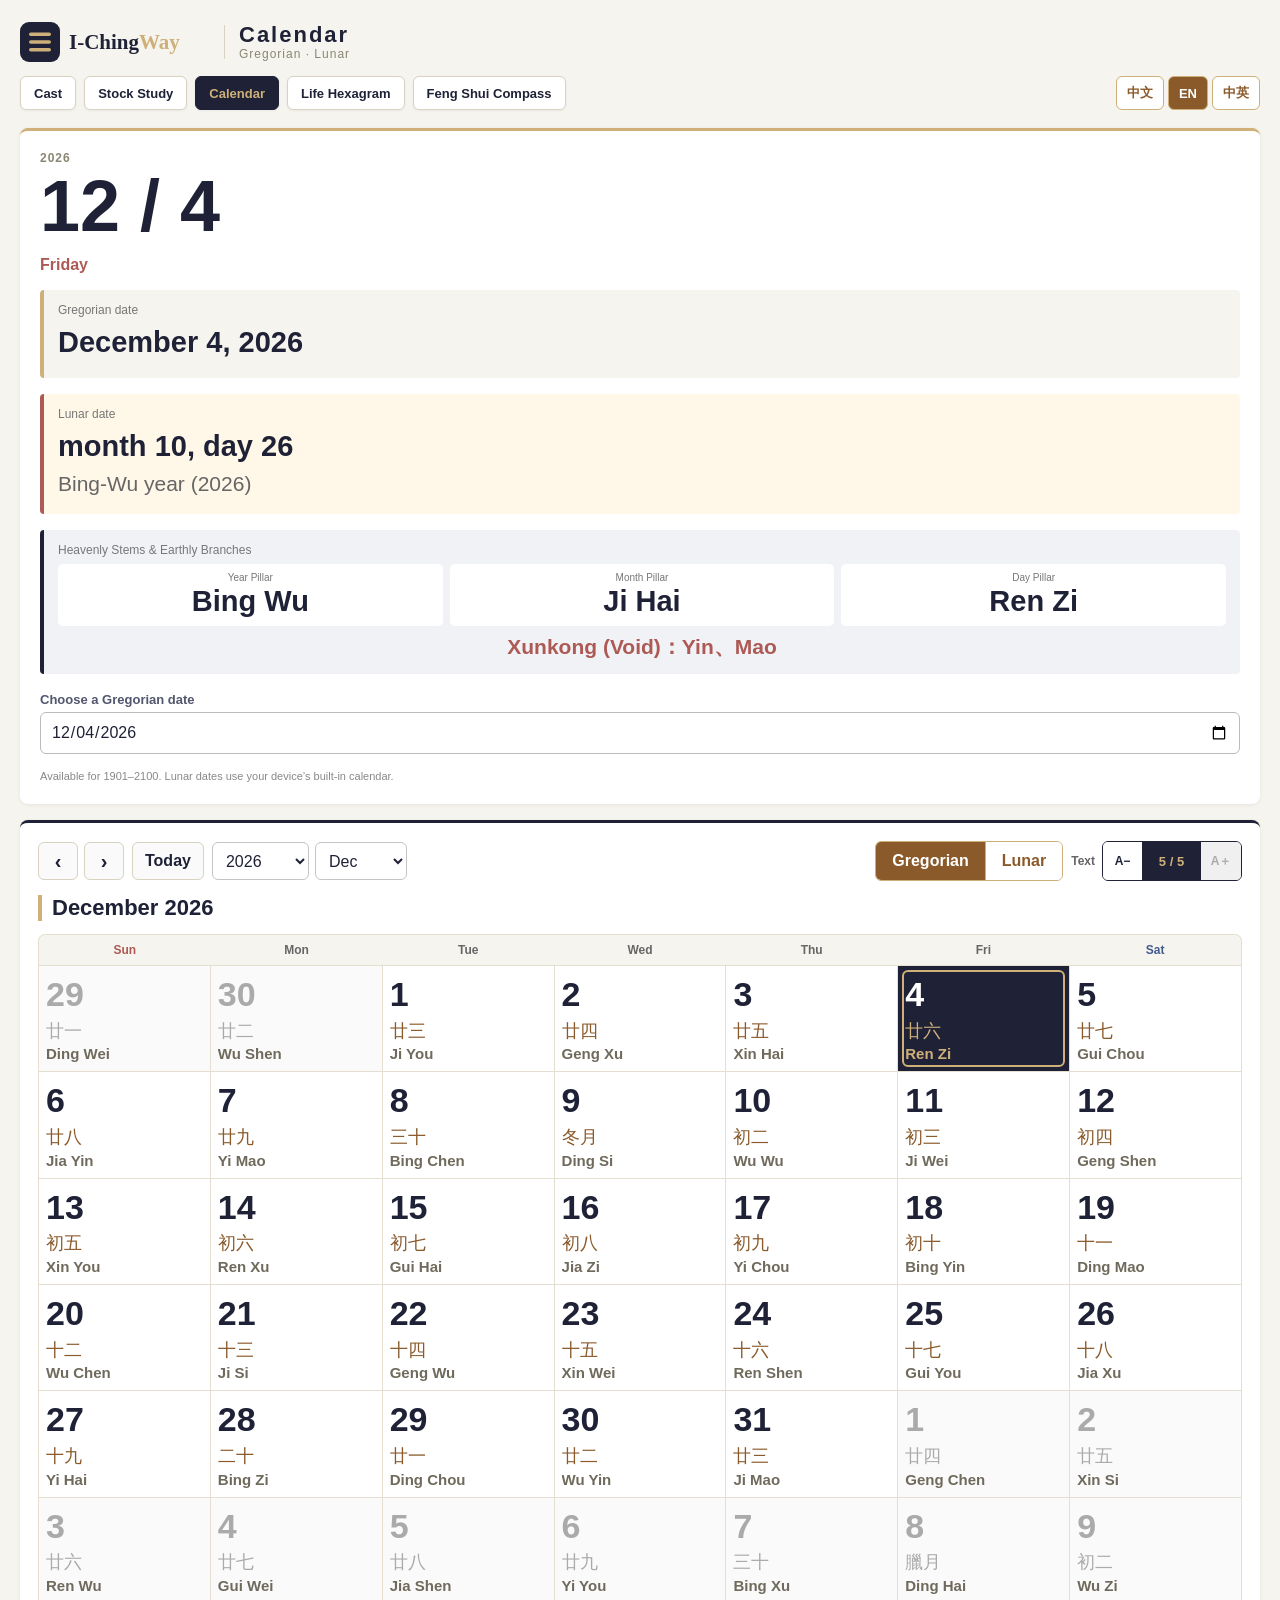
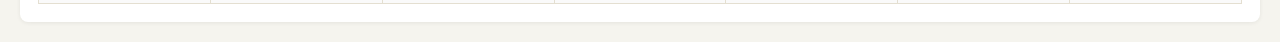
<file: najia/calendar.html>
<!DOCTYPE html>
<html lang="zh-Hant">
<head>
<meta charset="UTF-8">
<meta name="viewport" content="width=device-width, initial-scale=1">
<meta name="theme-color" content="#1f2236">
<link rel="icon" type="image/png" sizes="180x180" href="icon-najia-180.png?v=20260815-1">
<link rel="apple-touch-icon" sizes="180x180" href="icon-najia-180.png?v=20260815-1">
<meta name="apple-mobile-web-app-capable" content="yes">
<meta name="apple-mobile-web-app-status-bar-style" content="black-translucent">
<meta name="apple-mobile-web-app-title" content="I-ChingWay 萬年曆">
<title>I-ChingWay 萬年曆</title>
<style>
  * { box-sizing:border-box; }
  body { font-family:"Microsoft JhengHei","PingFang TC","Noto Sans TC",sans-serif; margin:20px; background:#f5f4ee; color:#1f2236; }
  button, select, input { font:inherit; }
  .brand { display:flex; align-items:center; gap:14px; margin:0 0 18px; }
  .brand .logo { flex:none; }
  .brand-divider { width:1px; height:34px; background:#d8d2c0; }
  .brand-text { display:flex; flex-direction:column; line-height:1.15; }
  .brand-zh { font-size:22px; font-weight:800; color:#1f2236; letter-spacing:2px; }
  .brand-sub { font-size:12px; color:#8a8674; letter-spacing:1px; }
  .site-nav { display:flex; gap:8px; flex-wrap:wrap; margin:-6px 0 18px; }
  .site-nav a { display:inline-flex; align-items:center; min-height:34px; padding:7px 13px; border:1px solid #d8d2c0; border-radius:6px; background:#fff; color:#1f2236; text-decoration:none; font-size:13px; font-weight:700; box-shadow:0 1px 3px #0000000d; }
  .site-nav a.active { background:#1f2236; color:#ceb078; border-color:#1f2236; }
  .site-nav a:hover { border-color:#ceb078; }
  .lang-switch { margin-left:auto; display:flex; gap:4px; }
  .site-nav .lang-btn { min-height:34px; padding:7px 10px; border:1px solid #ceb078; border-radius:6px; background:#fff; color:#8a5a2b; font-size:13px; font-weight:700; cursor:pointer; }
  .site-nav .lang-btn:hover { background:#faf6ec; }
  .site-nav .lang-btn.active { background:#8a5a2b; color:#fff; }
  .calendar-layout { display:grid; grid-template-columns:1fr; gap:16px; align-items:start; }
  .calendar-card, .detail-card { background:#fff; border-radius:8px; box-shadow:0 1px 4px #0001; }
  .calendar-card { padding:18px; border-top:3px solid #1f2236; }
  .detail-card { order:-1; padding:20px; border-top:3px solid #ceb078; }
  .calendar-toolbar { display:flex; flex-wrap:wrap; align-items:center; gap:8px; margin-bottom:14px; }
  .month-nav { display:flex; gap:6px; }
  .icon-btn, .today-btn { border:1px solid #d8d2c0; background:#fafafa; color:#1f2236; border-radius:6px; min-height:38px; padding:7px 12px; cursor:pointer; font-weight:700; }
  .icon-btn { width:40px; padding:6px; font-size:20px; line-height:1; }
  .icon-btn:hover, .today-btn:hover { border-color:#ceb078; background:#fffaf0; }
  .icon-btn:disabled { color:#bbb; background:#f1f1f1; border-color:#ddd; cursor:not-allowed; }
  .jump-controls { display:flex; gap:6px; align-items:center; }
  .jump-controls select { min-height:38px; padding:6px 30px 6px 9px; border:1px solid #c4c4c4; border-radius:6px; background:#fff; color:#1f2236; }
  .view-switch { display:flex; margin-left:auto; border:1px solid #ceb078; border-radius:6px; overflow:hidden; }
  .view-switch button { min-height:38px; padding:7px 16px; border:0; border-right:1px solid #ceb078; background:#fff; color:#8a5a2b; cursor:pointer; font-weight:700; }
  .view-switch button:last-child { border-right:0; }
  .view-switch button.active { background:#8a5a2b; color:#fff; }
  .font-control { display:flex; align-items:center; gap:7px; color:#666; font-size:12px; font-weight:700; }
  .font-switch { display:flex; border:1px solid #1f2236; border-radius:6px; overflow:hidden; }
  .font-switch button { min-width:40px; min-height:38px; padding:7px 9px; border:0; border-right:1px solid #1f2236; background:#fff; color:#1f2236; cursor:pointer; font-weight:700; }
  .font-switch button:last-child { border-right:0; }
  .font-switch button:hover:not(:disabled) { background:#1f2236; color:#ceb078; }
  .font-switch button:disabled { color:#aaa; background:#f0f0f0; cursor:not-allowed; }
  .font-level { display:flex; min-width:58px; align-items:center; justify-content:center; border-right:1px solid #1f2236; background:#1f2236; color:#ceb078; font-size:13px; font-weight:800; }
  .month-heading { margin:4px 0 13px; padding-left:10px; border-left:4px solid #ceb078; font-size:22px; }
  .weekdays, .calendar-grid { display:grid; grid-template-columns:repeat(7,minmax(0,1fr)); }
  .weekdays { border:1px solid #e4dfd1; border-bottom:0; border-radius:7px 7px 0 0; overflow:hidden; background:#f5f4ee; }
  .weekday { padding:8px 2px; text-align:center; color:#666; font-size:12px; font-weight:700; }
  .weekday:first-child { color:#ad5a55; }
  .weekday:last-child { color:#435a91; }
  .calendar-grid { border-top:1px solid #e4dfd1; border-left:1px solid #e4dfd1; }
  .day { position:relative; min-height:84px; padding:8px 7px; border:0; border-right:1px solid #e4dfd1; border-bottom:1px solid #e4dfd1; background:#fff; color:#1f2236; text-align:left; cursor:pointer; }
  .day:hover { background:#fffaf0; z-index:1; box-shadow:inset 0 0 0 2px #e5cea0; }
  .day.outside { background:#fafafa; color:#aaa; }
  .day.outside .lunar { color:#aaa; }
  .day.unavailable { color:#ccc; background:#f4f4f4; cursor:not-allowed; }
  .day.unavailable .lunar { color:#ccc; }
  .day.unavailable:hover { box-shadow:none; background:#f4f4f4; }
  .day.today::after { content:""; position:absolute; inset:4px; border:2px solid #ceb078; border-radius:6px; pointer-events:none; }
  .day.selected { background:#1f2236; color:#fff; }
  .day.selected .lunar, .day.selected .ganzhi-day, .day.selected .secondary { color:#ceb078; }
  .solar { display:block; font-size:22px; font-weight:800; line-height:1.2; }
  .lunar { display:block; margin-top:5px; color:#8a5a2b; font-size:12px; line-height:1.25; white-space:nowrap; overflow:hidden; text-overflow:ellipsis; }
  .ganzhi-day { display:block; margin-top:3px; color:#6f6a5c; font-size:10px; font-weight:700; line-height:1.2; white-space:nowrap; overflow:hidden; text-overflow:ellipsis; }
  .day.lunar-primary .solar { font-size:11px; color:#777; font-weight:600; }
  .day.lunar-primary .lunar { margin-top:3px; color:#1f2236; font-size:17px; font-weight:800; }
  .day.lunar-primary.selected .solar, .day.lunar-primary.selected .lunar, .day.lunar-primary.selected .ganzhi-day { color:#ceb078; }
  .detail-kicker { color:#8a8674; font-size:12px; font-weight:700; letter-spacing:1px; }
  .detail-day { margin:5px 0 14px; font-size:44px; font-weight:800; line-height:1; color:#1f2236; }
  .detail-week { color:#ad5a55; font-size:16px; font-weight:700; }
  .date-block { margin-top:16px; padding:13px 14px; border-left:4px solid #ceb078; background:#f5f4ee; border-radius:4px; }
  .date-block.lunar-block { border-left-color:#ad5a55; background:#fff8e8; }
  .date-block.ganzhi-block { border-left-color:#1f2236; background:#f1f2f6; }
  .date-label { display:block; color:#777; font-size:12px; margin-bottom:4px; }
  .date-value { font-size:18px; font-weight:800; line-height:1.5; overflow-wrap:anywhere; }
  .date-sub { color:#666; font-size:13px; line-height:1.55; overflow-wrap:anywhere; }
  .ganzhi-grid { display:grid; grid-template-columns:repeat(3,1fr); gap:7px; margin-top:7px; }
  .ganzhi-col { padding:8px 4px; border-radius:5px; background:#fff; text-align:center; }
  .ganzhi-col span { display:block; color:#777; font-size:10px; }
  .ganzhi-col strong { display:block; margin-top:2px; color:#1f2236; font-size:18px; overflow-wrap:anywhere; }
  .ganzhi-void { margin-top:7px; color:#ad5a55; font-size:12px; font-weight:700; text-align:center; }
  .date-picker-label { display:block; margin:18px 0 5px; color:#52566e; font-size:13px; font-weight:700; }
  #datePicker { width:100%; min-height:42px; padding:8px 10px; border:1.5px solid #bbb; border-radius:6px; color:#1f2236; background:#fff; }
  .support-note { margin:14px 0 0; color:#888; font-size:11px; line-height:1.5; }
  .unsupported { padding:24px; color:#a00; background:#fff5f5; border:1px solid #efcaca; border-radius:6px; }
  @media (max-width:820px) {
    body { margin:12px; }
    .brand { margin-bottom:14px; gap:9px; }
    .brand .logo { width:158px; height:37px; }
    .brand-zh { font-size:19px; letter-spacing:1px; }
    .brand-sub { font-size:11px; }
    .site-nav { display:grid; grid-template-columns:repeat(5,minmax(0,1fr)); gap:4px; margin:-2px 0 12px; }
    .site-nav a { min-width:0; justify-content:center; font-size:12px; min-height:40px; padding:5px 1px; text-align:center; }
    html[data-ui-lang="en"] .site-nav,html[data-ui-lang="bi"] .site-nav { grid-template-columns:repeat(2,minmax(0,1fr)); }
    .site-nav .lang-switch { grid-column:1/-1; width:100%; margin-left:0; }
    .site-nav .lang-btn { flex:1; min-height:40px; }
    .calendar-layout { grid-template-columns:1fr; gap:12px; }
    .calendar-card, .detail-card { padding:12px; }
    .detail-day { font-size:34px; }
    .detail-summary { display:grid; grid-template-columns:minmax(160px,auto) 1fr; gap:12px; align-items:center; }
    .detail-summary .detail-day { margin:4px 0; }
    .detail-summary .detail-week { grid-column:2; }
    .detail-card .date-block { margin-top:10px; }
    .calendar-toolbar { gap:6px; }
    .view-switch { width:100%; margin-left:0; order:3; }
    .view-switch button { flex:1; font-size:16px; min-height:44px; }
    .font-control { width:100%; order:4; }
    .font-switch { flex:1; }
    .font-switch button { flex:1; min-height:44px; font-size:17px; }
    .font-level { min-width:68px; font-size:15px; }
    .jump-controls { flex:1; }
    .jump-controls select { flex:1; min-width:0; }
    .today-btn { padding-left:10px; padding-right:10px; }
    .day { min-height:78px; padding:6px 4px; }
    .solar { font-size:18px; }
    .lunar { margin-top:4px; font-size:10px; }
    .ganzhi-day { margin-top:2px; font-size:9px; }
    .day.lunar-primary .lunar { font-size:14px; }
  }
  @media (max-width:390px) {
    .brand .logo { width:140px; }
    .brand-zh { font-size:17px; }
    .site-nav a { font-size:13px; }
    .calendar-card { padding:9px; }
    .month-nav { gap:4px; }
    .icon-btn { width:36px; }
    .today-btn { font-size:13px; }
    .jump-controls select { padding-left:6px; padding-right:22px; font-size:13px; }
    .weekday { font-size:11px; }
    .day { min-height:74px; padding:5px 3px; }
    .lunar { font-size:9px; }
    .ganzhi-day { font-size:8px; }
    .day.lunar-primary .lunar { font-size:12px; }
  }
  html[data-calendar-font="large"] .solar { font-size:26px; }
  html[data-calendar-font="large"] .lunar { font-size:14px; }
  html[data-calendar-font="large"] .ganzhi-day { font-size:12px; }
  html[data-calendar-font="large"] .day.lunar-primary .solar { font-size:13px; }
  html[data-calendar-font="large"] .day.lunar-primary .lunar { font-size:20px; }
  html[data-calendar-font="large"] .detail-day { font-size:53px; white-space:nowrap; }
  html[data-calendar-font="large"] .date-value, html[data-calendar-font="large"] .ganzhi-col strong { font-size:22px; }
  html[data-calendar-font="large"] .date-sub, html[data-calendar-font="large"] .ganzhi-void { font-size:16px; }
  html[data-calendar-font="xlarge"] .solar { font-size:30px; }
  html[data-calendar-font="xlarge"] .lunar { font-size:16px; }
  html[data-calendar-font="xlarge"] .ganzhi-day { font-size:13px; }
  html[data-calendar-font="xlarge"] .day.lunar-primary .solar { font-size:15px; }
  html[data-calendar-font="xlarge"] .day.lunar-primary .lunar { font-size:23px; }
  html[data-calendar-font="xlarge"] .detail-day { font-size:62px; white-space:nowrap; }
  html[data-calendar-font="xlarge"] .date-value, html[data-calendar-font="xlarge"] .ganzhi-col strong { font-size:25px; }
  html[data-calendar-font="xlarge"] .date-sub, html[data-calendar-font="xlarge"] .ganzhi-void { font-size:18px; }
  html[data-calendar-font="max"] .solar { font-size:34px; }
  html[data-calendar-font="max"] .lunar { font-size:18px; }
  html[data-calendar-font="max"] .ganzhi-day { font-size:15px; }
  html[data-calendar-font="max"] .day.lunar-primary .solar { font-size:17px; }
  html[data-calendar-font="max"] .day.lunar-primary .lunar { font-size:26px; }
  html[data-calendar-font="max"] .detail-day { font-size:72px; white-space:nowrap; }
  html[data-calendar-font="max"] .date-value, html[data-calendar-font="max"] .ganzhi-col strong { font-size:29px; }
  html[data-calendar-font="max"] .date-sub, html[data-calendar-font="max"] .ganzhi-void { font-size:21px; }
  html[data-calendar-font="medium"] .solar { font-size:20px; }
  html[data-calendar-font="medium"] .lunar { font-size:11px; }
  html[data-calendar-font="medium"] .day.lunar-primary .lunar { font-size:15px; }
  html[data-calendar-font="medium"] .ganzhi-day { font-size:9px; }
  html[data-calendar-font="medium"] .detail-day { font-size:38px; }
  html[data-calendar-font="medium"] .date-value, html[data-calendar-font="medium"] .ganzhi-col strong { font-size:16px; }
  html[data-calendar-font="medium"] .date-sub, html[data-calendar-font="medium"] .ganzhi-void { font-size:12px; }
  html[data-calendar-font="small"] .solar { font-size:17px; }
  html[data-calendar-font="small"] .lunar { font-size:10px; }
  html[data-calendar-font="small"] .day.lunar-primary .lunar { font-size:13px; }
  html[data-calendar-font="small"] .ganzhi-day { font-size:8px; }
  html[data-calendar-font="small"] .detail-day { font-size:32px; }
  html[data-calendar-font="small"] .date-value, html[data-calendar-font="small"] .ganzhi-col strong { font-size:14px; }
  html[data-calendar-font="small"] .date-sub, html[data-calendar-font="small"] .ganzhi-void { font-size:11px; }
  @media (max-width:820px) {
    html[data-calendar-font="max"] .day { min-height:96px; }
    html[data-calendar-font="max"] .solar { font-size:30px; }
    html[data-calendar-font="max"] .lunar { font-size:15px; }
    html[data-calendar-font="max"] .ganzhi-day { font-size:13px; }
    html[data-calendar-font="max"] .day.lunar-primary .solar { font-size:15px; }
    html[data-calendar-font="max"] .day.lunar-primary .lunar { font-size:20px; }
    html[data-calendar-font="max"] .detail-day { font-size:58px; }
    html[data-calendar-font="max"] .date-value, html[data-calendar-font="max"] .ganzhi-col strong { font-size:28px; }
    html[data-calendar-font="max"] .date-sub, html[data-calendar-font="max"] .ganzhi-void { font-size:20px; }
    html[data-calendar-font="xlarge"] .day { min-height:88px; }
    html[data-calendar-font="xlarge"] .solar { font-size:26px; }
    html[data-calendar-font="xlarge"] .lunar { font-size:13px; }
    html[data-calendar-font="xlarge"] .ganzhi-day { font-size:11px; }
    html[data-calendar-font="xlarge"] .day.lunar-primary .solar { font-size:14px; }
    html[data-calendar-font="xlarge"] .day.lunar-primary .lunar { font-size:18px; }
    html[data-calendar-font="xlarge"] .detail-day { font-size:49px; }
    html[data-calendar-font="xlarge"] .date-value, html[data-calendar-font="xlarge"] .ganzhi-col strong { font-size:25px; }
    html[data-calendar-font="xlarge"] .date-sub, html[data-calendar-font="xlarge"] .ganzhi-void { font-size:18px; }
    html[data-calendar-font="large"] .solar { font-size:22px; }
    html[data-calendar-font="large"] .lunar { font-size:12px; }
    html[data-calendar-font="large"] .ganzhi-day { font-size:11px; }
    html[data-calendar-font="large"] .day.lunar-primary .solar { font-size:13px; }
    html[data-calendar-font="large"] .day.lunar-primary .lunar { font-size:17px; }
    html[data-calendar-font="large"] .detail-day { font-size:41px; }
    html[data-calendar-font="medium"] .solar { font-size:16px; }
    html[data-calendar-font="medium"] .lunar { font-size:9px; }
    html[data-calendar-font="medium"] .day.lunar-primary .lunar { font-size:12px; }
    html[data-calendar-font="medium"] .ganzhi-day { font-size:8px; }
    html[data-calendar-font="medium"] .detail-day { font-size:30px; }
    html[data-calendar-font="small"] .solar { font-size:14px; }
    html[data-calendar-font="small"] .lunar { font-size:8px; }
    html[data-calendar-font="small"] .day.lunar-primary .lunar { font-size:10px; }
    html[data-calendar-font="small"] .ganzhi-day { font-size:7px; }
    html[data-calendar-font="small"] .detail-day { font-size:27px; }
  }
  @media (max-width:380px) {
    html[data-calendar-font="max"] .solar { font-size:29px; }
    html[data-calendar-font="max"] .lunar { font-size:15px; }
    html[data-calendar-font="max"] .ganzhi-day { font-size:12px; }
    html[data-calendar-font="max"] .day.lunar-primary .lunar { font-size:19px; }
    html[data-calendar-font="xlarge"] .solar { font-size:25px; }
    html[data-calendar-font="xlarge"] .lunar { font-size:13px; }
    html[data-calendar-font="xlarge"] .ganzhi-day { font-size:11px; }
    html[data-calendar-font="xlarge"] .day.lunar-primary .lunar { font-size:17px; }
    html[data-calendar-font="large"] .lunar { font-size:11px; }
    html[data-calendar-font="large"] .ganzhi-day { font-size:10px; }
    html[data-calendar-font="large"] .day.lunar-primary .lunar { font-size:15px; }
    html[data-calendar-font="medium"] .day.lunar-primary .lunar { font-size:11px; }
    html[data-calendar-font="small"] .day.lunar-primary .lunar { font-size:9px; }
  }
</style>
</head>
<body>
<div class="brand">
  <svg class="logo" width="190" height="44" viewBox="0 0 190 44" xmlns="http://www.w3.org/2000/svg" role="img" aria-label="I-ChingWay">
    <rect x="0" y="2" width="40" height="40" rx="9" fill="#1f2236"/>
    <rect x="9" y="12.5" width="22" height="3.6" rx="1.8" fill="#ceb078"/>
    <rect x="9" y="20.2" width="22" height="3.6" rx="1.8" fill="#ceb078"/>
    <rect x="9" y="27.9" width="22" height="3.6" rx="1.8" fill="#ceb078"/>
    <text x="49" y="29" font-family="Georgia,'Times New Roman',serif" font-size="21" font-weight="700"><tspan fill="#1f2236">I-Ching</tspan><tspan fill="#ceb078">Way</tspan></text>
  </svg>
  <span class="brand-divider"></span>
  <div class="brand-text">
    <span class="brand-zh" data-i18n="brandZh">萬年曆</span>
    <span class="brand-sub" data-i18n="brandSub">國曆・農曆</span>
  </div>
</div>
<nav class="site-nav" aria-label="工具切換">
  <a href="index.html" data-i18n="navCast">裝卦</a>
  <a href="../易經股市應證.html" data-i18n="navStock">股市應證</a>
  <a class="active" href="calendar.html" data-i18n="navCalendar">萬年曆</a>
  <a href="life-hexagram.html" data-i18n="navLife">命卦</a>
  <a href="fengshui-compass.html" data-i18n="navCompass">風水羅盤</a>
  <div class="lang-switch" role="group" aria-label="Language">
    <button class="lang-btn" id="langZh" type="button" data-lang="zh">中文</button>
    <button class="lang-btn" id="langEn" type="button" data-lang="en">EN</button>
    <button class="lang-btn" id="langBi" type="button" data-lang="bi">中英</button>
  </div>
</nav>

<main class="calendar-layout">
  <section class="calendar-card" aria-labelledby="monthHeading">
    <div class="calendar-toolbar">
      <div class="month-nav">
        <button class="icon-btn" id="prevMonth" type="button" aria-label="上一個月">‹</button>
        <button class="icon-btn" id="nextMonth" type="button" aria-label="下一個月">›</button>
      </div>
      <button class="today-btn" id="todayBtn" type="button" data-i18n="today">今天</button>
      <div class="jump-controls">
        <select id="yearSelect" aria-label="年份"></select>
        <select id="monthSelect" aria-label="月份"></select>
      </div>
      <div class="view-switch" role="group" aria-label="國曆農曆顯示切換">
        <button id="solarView" class="active" type="button" data-view="solar" data-i18n="solar">國曆</button>
        <button id="lunarView" type="button" data-view="lunar" data-i18n="lunar">農曆</button>
      </div>
      <div class="font-control">
        <span data-i18n="fontSize">字體</span>
        <div class="font-switch" role="group" aria-label="字體大小">
          <button id="fontDecrease" type="button">A−</button>
          <output class="font-level" id="fontLevel" aria-live="polite">5 / 5</output>
          <button id="fontIncrease" type="button">A＋</button>
        </div>
      </div>
    </div>
    <h1 class="month-heading" id="monthHeading"></h1>
    <div class="weekdays" id="weekdays" aria-hidden="true"></div>
    <div class="calendar-grid" id="calendarGrid"></div>
  </section>

  <aside class="detail-card" aria-live="polite">
    <div class="detail-summary">
      <div>
        <div class="detail-kicker" id="detailYear"></div>
        <div class="detail-day" id="detailDay"></div>
      </div>
      <div class="detail-week" id="detailWeek"></div>
    </div>
    <div class="date-block">
      <span class="date-label" data-i18n="solarFull">國曆日期</span>
      <div class="date-value" id="solarFull"></div>
    </div>
    <div class="date-block lunar-block">
      <span class="date-label" data-i18n="lunarFull">農曆日期</span>
      <div class="date-value" id="lunarFull"></div>
      <div class="date-sub" id="lunarYear"></div>
    </div>
    <div class="date-block ganzhi-block">
      <span class="date-label" data-i18n="ganzhiFull">天干地支</span>
      <div class="ganzhi-grid">
        <div class="ganzhi-col"><span data-i18n="yearPillar">年柱</span><strong id="ganzhiYear"></strong></div>
        <div class="ganzhi-col"><span data-i18n="monthPillar">月柱</span><strong id="ganzhiMonth"></strong></div>
        <div class="ganzhi-col"><span data-i18n="dayPillar">日柱</span><strong id="ganzhiDay"></strong></div>
      </div>
      <div class="ganzhi-void" id="ganzhiVoid"></div>
    </div>
    <label class="date-picker-label" for="datePicker" data-i18n="jumpDate">直接選擇國曆日期</label>
    <input id="datePicker" type="date" min="1901-01-01" max="2100-12-31">
    <p class="support-note" data-i18n="rangeNote">可查詢 1901–2100 年；農曆依裝置內建曆法換算。</p>
  </aside>
</main>

<script>
const I18N = {
  zh: {
    navCast:'裝卦', navStock:'股市應證', navCalendar:'萬年曆', navLife:'命卦', navCompass:'風水羅盤', brandZh:'萬年曆', brandSub:'國曆・農曆',
    today:'今天', solar:'國曆', lunar:'農曆', solarFull:'國曆日期', lunarFull:'農曆日期', ganzhiFull:'天干地支',
    yearPillar:'年柱', monthPillar:'月柱', dayPillar:'日柱', xunkong:'旬空', fontSize:'字體', jumpDate:'直接選擇國曆日期',
    rangeNote:'可查詢 1901–2100 年；農曆依裝置內建曆法換算。', yearUnit:'年', monthUnit:'月',
    weekdays:['日','一','二','三','四','五','六'], unsupported:'此瀏覽器不支援農曆換算，請改用最新版 Safari、Chrome 或 Edge。'
  },
  en: {
    navCast:'Cast', navStock:'Stock Study', navCalendar:'Calendar', navLife:'Life Hexagram', navCompass:'Feng Shui Compass', brandZh:'Calendar', brandSub:'Gregorian · Lunar',
    today:'Today', solar:'Gregorian', lunar:'Lunar', solarFull:'Gregorian date', lunarFull:'Lunar date', ganzhiFull:'Heavenly Stems & Earthly Branches',
    yearPillar:'Year Pillar', monthPillar:'Month Pillar', dayPillar:'Day Pillar', xunkong:'Xunkong (Void)', fontSize:'Text', jumpDate:'Choose a Gregorian date',
    rangeNote:'Available for 1901–2100. Lunar dates use your device’s built-in calendar.', yearUnit:'', monthUnit:'',
    weekdays:['Sun','Mon','Tue','Wed','Thu','Fri','Sat'], unsupported:'This browser cannot convert lunar dates. Please use the latest Safari, Chrome, or Edge.'
  }
};

let lang = localStorage.getItem('najia_display_language') || localStorage.getItem('liuyao_lang');
if (!lang) lang = (navigator.language || '').toLowerCase().startsWith('zh') ? 'zh' : 'en';
if (!['zh','en','bi'].includes(lang)) lang = 'zh';
let viewMode = localStorage.getItem('liuyao_calendar_view') === 'lunar' ? 'lunar' : 'solar';
const calendarFontLevels = ['small','medium','large','xlarge','max'];
let calendarFontSize = localStorage.getItem('liuyao_calendar_font_size');
if (calendarFontSize === 'large' || !calendarFontLevels.includes(calendarFontSize)) calendarFontSize = 'max';
const today = atNoon(new Date());
let selectedDate = today;
let displayYear = today.getFullYear();
let displayMonth = today.getMonth();

const lunarFormatter = (() => {
  try {
    const f = new Intl.DateTimeFormat('zh-Hant-u-ca-chinese', { year:'numeric', month:'long', day:'numeric' });
    f.format(today);
    return f;
  } catch (err) { return null; }
})();

function text(zh, en) {
  if (lang === 'en') return en;
  if (lang === 'bi') return `${zh} / ${en}`;
  return zh;
}
function tr(key) { return text(I18N.zh[key], I18N.en[key]); }
function atNoon(date) { return new Date(date.getFullYear(), date.getMonth(), date.getDate(), 12); }
function sameDay(a, b) { return a.getFullYear()===b.getFullYear() && a.getMonth()===b.getMonth() && a.getDate()===b.getDate(); }
function dateKey(d) { return `${d.getFullYear()}-${String(d.getMonth()+1).padStart(2,'0')}-${String(d.getDate()).padStart(2,'0')}`; }
function parseDate(value) {
  const m = /^(\d{4})-(\d{2})-(\d{2})$/.exec(value);
  return m ? new Date(+m[1], +m[2]-1, +m[3], 12) : null;
}
function isInRange(date) { return date >= new Date(1901,0,1,12) && date <= new Date(2100,11,31,12); }
function lunarInfo(date) {
  if (!lunarFormatter) return null;
  const parts = lunarFormatter.formatToParts(date);
  const get = type => (parts.find(p => p.type === type) || {}).value || '';
  const month = get('month').replace('月','');
  const monthNums = {'正':1,'一':1,'二':2,'三':3,'四':4,'五':5,'六':6,'七':7,'八':8,'九':9,'十':10,'十一':11,'十二':12};
  const plainMonth = month.replace(/^閏/,'');
  return { yearName:get('yearName'), relatedYear:get('relatedYear'), month, monthNumber:monthNums[plainMonth] || plainMonth, isLeap:month.startsWith('閏'), day:get('day') };
}
function lunarDayLabel(info) {
  if (!info) return '—';
  return info.day === '1' ? `${info.month}月` : chineseDay(+info.day);
}
function chineseDay(day) {
  const nums = ['','一','二','三','四','五','六','七','八','九','十'];
  if (day <= 10) return day === 10 ? '初十' : `初${nums[day]}`;
  if (day < 20) return `十${nums[day-10]}`;
  if (day === 20) return '二十';
  if (day < 30) return `廿${nums[day-20]}`;
  return '三十';
}
function lunarFullText(info) {
  if (!info) return tr('unsupported');
  const zh = `${info.month}月${chineseDay(+info.day)}`;
  const en = `${info.isLeap ? 'Leap ' : ''}month ${info.monthNumber}, day ${info.day}`;
  return text(zh, en);
}
function ganzhiEnglish(gz) {
  const stems = {'甲':'Jia','乙':'Yi','丙':'Bing','丁':'Ding','戊':'Wu','己':'Ji','庚':'Geng','辛':'Xin','壬':'Ren','癸':'Gui'};
  const branches = {'子':'Zi','丑':'Chou','寅':'Yin','卯':'Mao','辰':'Chen','巳':'Si','午':'Wu','未':'Wei','申':'Shen','酉':'You','戌':'Xu','亥':'Hai'};
  return gz ? `${stems[gz[0]] || gz[0]}-${branches[gz[1]] || gz[1]}` : '';
}

// 與裝卦頁完全相同的年月日干支規則；日期模式以正午計算，不帶時柱。
const STEMS = ['甲','乙','丙','丁','戊','己','庚','辛','壬','癸'];
const BRANCHES = ['子','丑','寅','卯','辰','巳','午','未','申','酉','戌','亥'];
const MONTH_TERMS = [
  [1,6,1],[2,4,2],[3,6,3],[4,5,4],[5,6,5],[6,6,6],
  [7,7,7],[8,8,8],[9,8,9],[10,8,10],[11,7,11],[12,7,0]
];
const TIGER_START = {0:2,5:2,1:4,6:4,2:6,7:6,3:8,8:8,4:0,9:0};
function getDayGZ(f) {
  const ref = Date.UTC(2026,5,5);
  const d = Date.UTC(f.year,f.month-1,f.day);
  const diff = Math.round((d-ref)/86400000);
  const idx = ((46+diff)%60+60)%60;
  return {stem:STEMS[idx%10],branch:BRANCHES[idx%12],idx};
}
function getYearGZ(f) {
  let y=f.year;
  if (f.month<2 || (f.month===2 && f.day<4)) y-=1;
  const idx=((y-1984)%60+60)%60;
  return {stem:STEMS[idx%10],branch:BRANCHES[idx%12],idx};
}
function getMonthGZ(f,yearStemIdx) {
  let chosen=[12,7,0];
  for (let i=MONTH_TERMS.length-1;i>=0;i--) {
    const [mm,dd]=MONTH_TERMS[i];
    if (f.month>mm || (f.month===mm && f.day>=dd)) { chosen=MONTH_TERMS[i]; break; }
  }
  const branchIdx=chosen[2];
  const yinStem=TIGER_START[yearStemIdx];
  const off=(branchIdx-2+12)%12;
  return {stem:STEMS[(yinStem+off)%10],branch:BRANCHES[branchIdx]};
}
function getKong(dayStem,dayBranch) {
  const head=(BRANCHES.indexOf(dayBranch)-STEMS.indexOf(dayStem)+12)%12;
  return [BRANCHES[(head+10)%12],BRANCHES[(head+11)%12]];
}
function getDateGanzhi(date) {
  const f={year:date.getFullYear(),month:date.getMonth()+1,day:date.getDate(),hour:12,minute:0};
  const y=getYearGZ(f),m=getMonthGZ(f,y.idx%10),d=getDayGZ(f);
  return {y,m,d,k:getKong(d.stem,d.branch)};
}
function ganzhiPair(g) {
  const zh=`${g.stem}${g.branch}`;
  const en=`${ganzhiEnglish(zh).replace('-', ' ')}`;
  return text(zh,en);
}
function branchPair(branch) {
  const en=ganzhiEnglish(`甲${branch}`).split('-')[1] || branch;
  return text(branch,en);
}
function solarFullText(date) {
  const zh = `${date.getFullYear()}年${date.getMonth()+1}月${date.getDate()}日`;
  const en = new Intl.DateTimeFormat('en-US', { year:'numeric', month:'long', day:'numeric' }).format(date);
  return text(zh, en);
}
function weekText(date) {
  const zh = `星期${I18N.zh.weekdays[date.getDay()]}`;
  const en = new Intl.DateTimeFormat('en-US', { weekday:'long' }).format(date);
  return text(zh, en);
}
function monthHeadingText() {
  const zh = `${displayYear}年 ${displayMonth+1}月`;
  const en = new Intl.DateTimeFormat('en-US', { year:'numeric', month:'long' }).format(new Date(displayYear,displayMonth,1,12));
  return text(zh,en);
}

function populateSelects() {
  const yearSelect = document.getElementById('yearSelect');
  const monthSelect = document.getElementById('monthSelect');
  if (!yearSelect.options.length) {
    for (let y=1901; y<=2100; y++) yearSelect.add(new Option(lang==='en' ? String(y) : `${y}年`, y));
    for (let m=1; m<=12; m++) monthSelect.add(new Option(lang==='en' ? new Intl.DateTimeFormat('en-US',{month:'short'}).format(new Date(2020,m-1,1)) : `${m}月`, m-1));
  }
  yearSelect.value = displayYear;
  monthSelect.value = displayMonth;
}

function applyLanguage() {
  document.documentElement.lang = lang === 'en' ? 'en' : 'zh-Hant';
  document.documentElement.dataset.uiLang = lang;
  document.querySelectorAll('[data-i18n]').forEach(el => el.textContent = tr(el.dataset.i18n));
  document.querySelectorAll('.lang-btn').forEach(btn => btn.classList.toggle('active', btn.dataset.lang === lang));
  document.getElementById('prevMonth').setAttribute('aria-label', trLabel('上一個月','Previous month'));
  document.getElementById('nextMonth').setAttribute('aria-label', trLabel('下一個月','Next month'));
  document.title = trLabel('I-ChingWay 萬年曆','I-ChingWay Calendar');
  const ys = document.getElementById('yearSelect');
  const ms = document.getElementById('monthSelect');
  ys.innerHTML = ''; ms.innerHTML = '';
  populateSelects();
  applyFontSize();
  render();
}
function trLabel(zh,en) { return text(zh,en); }
function applyFontSize() {
  document.documentElement.dataset.calendarFont = calendarFontSize;
  const level = calendarFontLevels.indexOf(calendarFontSize);
  const decrease = document.getElementById('fontDecrease');
  const increase = document.getElementById('fontIncrease');
  document.getElementById('fontLevel').textContent = `${level + 1} / ${calendarFontLevels.length}`;
  decrease.disabled = level === 0;
  increase.disabled = level === calendarFontLevels.length - 1;
  decrease.setAttribute('aria-label', trLabel('縮小字體','Decrease text size'));
  increase.setAttribute('aria-label', trLabel('放大字體','Increase text size'));
}

function render() {
  populateSelects();
  document.getElementById('prevMonth').disabled = displayYear === 1901 && displayMonth === 0;
  document.getElementById('nextMonth').disabled = displayYear === 2100 && displayMonth === 11;
  document.getElementById('monthHeading').textContent = monthHeadingText();
  document.getElementById('weekdays').innerHTML = I18N.zh.weekdays.map((zh,i) => `<div class="weekday">${text(zh,I18N.en.weekdays[i])}</div>`).join('');
  document.getElementById('solarView').classList.toggle('active', viewMode === 'solar');
  document.getElementById('lunarView').classList.toggle('active', viewMode === 'lunar');
  renderGrid();
  renderDetail();
}

function renderGrid() {
  const grid = document.getElementById('calendarGrid');
  if (!lunarFormatter) {
    grid.innerHTML = `<div class="unsupported" style="grid-column:1/-1">${tr('unsupported')}</div>`;
    return;
  }
  const first = new Date(displayYear, displayMonth, 1, 12);
  const start = new Date(displayYear, displayMonth, 1-first.getDay(), 12);
  let html = '';
  for (let i=0; i<42; i++) {
    const d = new Date(start.getFullYear(), start.getMonth(), start.getDate()+i, 12);
    const lunar = lunarInfo(d);
    const gz = getDateGanzhi(d);
    const classes = ['day'];
    if (d.getMonth() !== displayMonth) classes.push('outside');
    if (sameDay(d,today)) classes.push('today');
    if (sameDay(d,selectedDate)) classes.push('selected');
    if (viewMode === 'lunar') classes.push('lunar-primary');
    const available = isInRange(d);
    if (!available) classes.push('unavailable');
    const label = `${solarFullText(d)}，${tr('lunar')} ${lunarFullText(lunar)}，${tr('dayPillar')} ${ganzhiPair(gz.d)}`;
    html += `<button class="${classes.join(' ')}" type="button" data-date="${dateKey(d)}" aria-label="${label}"${available ? '' : ' disabled'}><span class="solar">${d.getDate()}</span><span class="lunar">${lunarDayLabel(lunar)}</span><span class="ganzhi-day">${ganzhiPair(gz.d)}</span></button>`;
  }
  grid.innerHTML = html;
  grid.querySelectorAll('.day').forEach(btn => btn.addEventListener('click', () => {
    const d = parseDate(btn.dataset.date);
    if (!d) return;
    selectedDate = d;
    if (d.getMonth() !== displayMonth || d.getFullYear() !== displayYear) {
      displayYear = d.getFullYear(); displayMonth = d.getMonth();
    }
    render();
  }));
}

function renderDetail() {
  const lunar = lunarInfo(selectedDate);
  const gz = getDateGanzhi(selectedDate);
  document.getElementById('detailYear').textContent = lang === 'en' ? String(selectedDate.getFullYear()) : `${selectedDate.getFullYear()}年`;
  document.getElementById('detailDay').textContent = `${selectedDate.getMonth()+1} / ${selectedDate.getDate()}`;
  document.getElementById('detailWeek').textContent = weekText(selectedDate);
  document.getElementById('solarFull').textContent = solarFullText(selectedDate);
  document.getElementById('lunarFull').textContent = lunarFullText(lunar);
  document.getElementById('lunarYear').textContent = lunar ? text(`${lunar.yearName}年（${lunar.relatedYear}）`, `${ganzhiEnglish(lunar.yearName)} year (${lunar.relatedYear})`) : '';
  document.getElementById('ganzhiYear').textContent = ganzhiPair(gz.y);
  document.getElementById('ganzhiMonth').textContent = ganzhiPair(gz.m);
  document.getElementById('ganzhiDay').textContent = ganzhiPair(gz.d);
  document.getElementById('ganzhiVoid').textContent = `${tr('xunkong')}：${gz.k.map(branchPair).join('、')}`;
  document.getElementById('datePicker').value = dateKey(selectedDate);
}

function changeMonth(delta) {
  const next = new Date(displayYear, displayMonth + delta, 1, 12);
  if (next.getFullYear() < 1901 || next.getFullYear() > 2100) return;
  displayYear = next.getFullYear(); displayMonth = next.getMonth();
  render();
}
document.getElementById('prevMonth').addEventListener('click', () => changeMonth(-1));
document.getElementById('nextMonth').addEventListener('click', () => changeMonth(1));
document.getElementById('todayBtn').addEventListener('click', () => {
  selectedDate = today; displayYear = today.getFullYear(); displayMonth = today.getMonth(); render();
});
document.getElementById('yearSelect').addEventListener('change', e => { displayYear = +e.target.value; render(); });
document.getElementById('monthSelect').addEventListener('change', e => { displayMonth = +e.target.value; render(); });
document.querySelectorAll('[data-view]').forEach(btn => btn.addEventListener('click', () => {
  viewMode = btn.dataset.view; localStorage.setItem('liuyao_calendar_view', viewMode); render();
}));
function changeFontSize(step) {
  const current = calendarFontLevels.indexOf(calendarFontSize);
  const next = Math.max(0, Math.min(calendarFontLevels.length - 1, current + step));
  calendarFontSize = calendarFontLevels[next];
  localStorage.setItem('liuyao_calendar_font_size', calendarFontSize);
  applyFontSize();
}
document.getElementById('fontDecrease').addEventListener('click', () => changeFontSize(-1));
document.getElementById('fontIncrease').addEventListener('click', () => changeFontSize(1));
document.querySelectorAll('.lang-btn').forEach(btn => btn.addEventListener('click', () => {
  lang = btn.dataset.lang;
  localStorage.setItem('najia_display_language', lang);
  localStorage.setItem('liuyao_lang', lang);
  applyLanguage();
}));
document.getElementById('datePicker').addEventListener('change', e => {
  const d = parseDate(e.target.value);
  if (!d || !isInRange(d)) return;
  selectedDate = d; displayYear = d.getFullYear(); displayMonth = d.getMonth(); render();
});

applyLanguage();
</script>
</body>
</html>
</file>
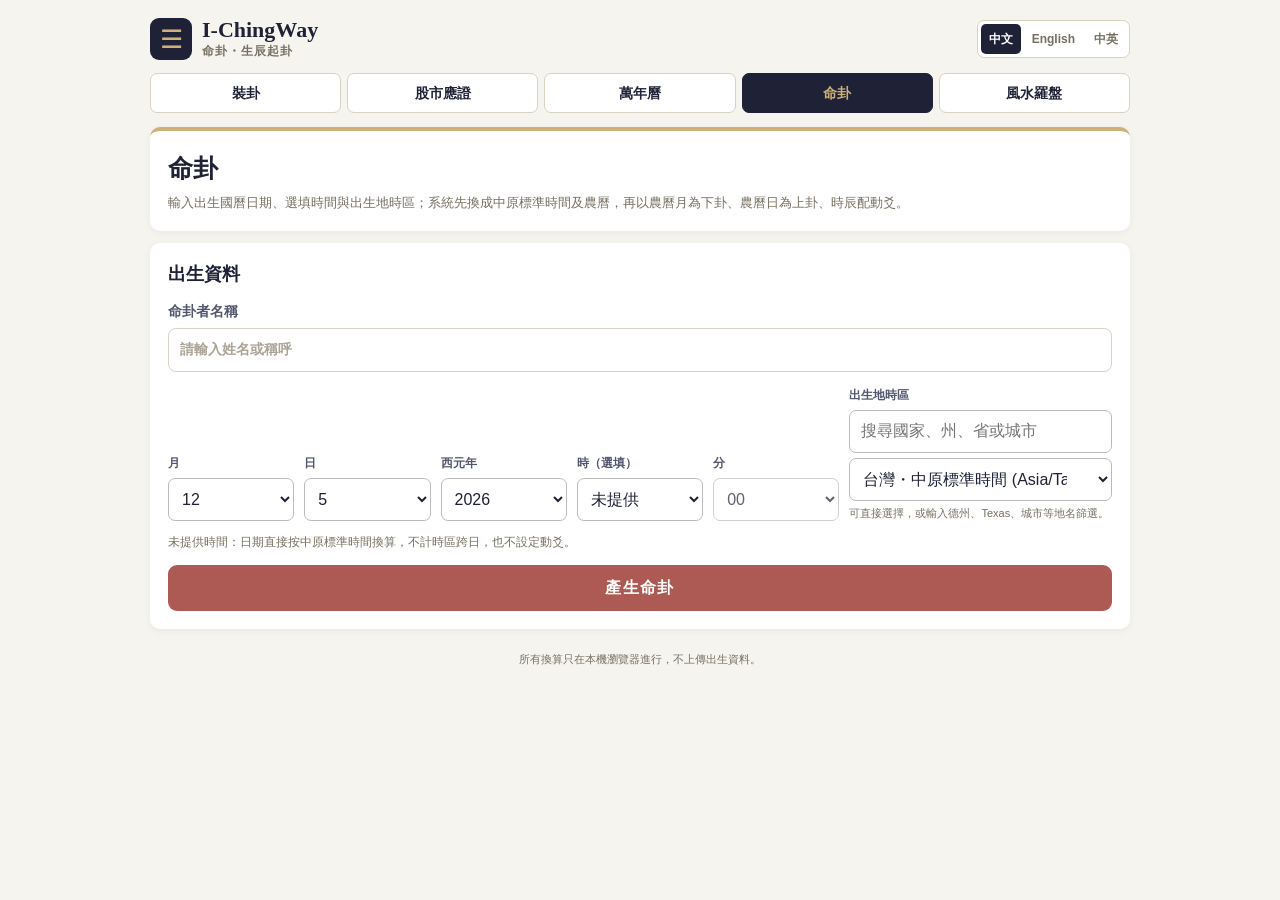
<file: najia/life-hexagram.html>
<!DOCTYPE html>
<html lang="zh-Hant" data-lang="zh">
<head>
<meta charset="UTF-8">
<meta name="viewport" content="width=device-width, initial-scale=1.0">
<meta name="theme-color" content="#1f2236">
<link rel="icon" type="image/png" sizes="180x180" href="icon-najia-180.png?v=20260815-1">
<link rel="apple-touch-icon" sizes="180x180" href="icon-najia-180.png?v=20260815-1">
<meta name="apple-mobile-web-app-capable" content="yes">
<meta name="apple-mobile-web-app-status-bar-style" content="black-translucent">
<meta name="apple-mobile-web-app-title" content="I-ChingWay 命卦">
<title>I-ChingWay 命卦</title>
<style>
  :root { --bg:#f5f4ee; --ink:#1f2236; --gold:#ceb078; --red:#ad5a55; --card:#fff; --muted:#777061; --line:#d8d2c0; }
  * { box-sizing:border-box; }
  body { margin:0; padding:18px; color:var(--ink); background:var(--bg); font-family:"Microsoft JhengHei","PingFang TC",sans-serif; line-height:1.55; }
  button,select,input { font:inherit; }
  .shell { width:min(100%,980px); margin:0 auto; }
  .page-header { display:flex; align-items:center; justify-content:space-between; gap:12px; margin-bottom:12px; }
  .brand { display:flex; align-items:center; gap:10px; min-width:0; }
  .brand-mark { display:grid; width:42px; height:42px; place-items:center; flex:none; color:var(--gold); background:var(--ink); border-radius:9px; font-size:26px; }
  .brand-copy { min-width:0; }
  .brand-copy strong { display:block; font-family:Georgia,"Times New Roman",serif; font-size:22px; line-height:1.1; }
  .brand-copy span { display:block; color:var(--muted); font-size:12px; font-weight:700; letter-spacing:.08em; }
  .language-switch { display:flex; flex:none; gap:3px; padding:3px; border:1px solid var(--line); border-radius:7px; background:#fff; }
  .language-switch button { min-height:30px; padding:4px 8px; color:var(--muted); background:transparent; border:0; border-radius:5px; cursor:pointer; font-size:12px; font-weight:800; }
  .language-switch button.active { color:#fff; background:var(--ink); }
  .site-nav { display:grid; grid-template-columns:repeat(5,minmax(0,1fr)); gap:6px; margin-bottom:14px; }
  .site-nav a { display:flex; min-width:0; min-height:40px; align-items:center; justify-content:center; padding:6px 3px; color:var(--ink); background:#fff; border:1px solid var(--line); border-radius:7px; text-align:center; text-decoration:none; font-size:14px; font-weight:800; line-height:1.15; }
  .site-nav a.active { color:var(--gold); background:var(--ink); border-color:var(--ink); }
  .card { margin:12px 0; padding:18px; background:var(--card); border-radius:10px; box-shadow:0 2px 8px #0000000d; }
  .intro-card { border-top:4px solid var(--gold); }
  h1,h2,h3,p { margin-top:0; }
  h1 { margin-bottom:5px; font-size:25px; }
  .intro-card p { margin-bottom:0; color:var(--muted); font-size:13px; }
  .form-grid { display:grid; grid-template-columns:repeat(7,minmax(0,1fr)); gap:10px; align-items:end; }
  .field { display:flex; min-width:0; flex-direction:column; gap:5px; }
  .field span { color:#52566e; font-size:12px; font-weight:800; }
  .field select { width:100%; min-width:0; min-height:43px; padding:7px 28px 7px 9px; color:var(--ink); background:#fff; border:1.5px solid #bbb; border-radius:7px; }
  .name-field { display:flex; flex-direction:column; gap:6px; margin-bottom:14px; color:#52566e; font-size:14px; font-weight:800; }
  .name-field input { width:100%; min-height:44px; padding:9px 11px; color:var(--ink); background:#fff; border:1px solid var(--line); border-radius:8px; }
  .name-field input::placeholder { color:#aaa396; }
  .timezone-field { grid-column:span 2; }
  .timezone-search { width:100%; min-height:43px; padding:8px 35px 8px 11px; color:var(--ink); background:#fff; border:1.5px solid #bbb; border-radius:7px; }
  .timezone-search:focus,.timezone-field select:focus { outline:3px solid #ceb07855; border-color:#9a7b43; }
  .timezone-help { margin:0; color:var(--muted); font-size:11px; font-weight:500; line-height:1.35; }
  .input-note { margin:12px 0 0; color:var(--muted); font-size:12px; }
  .generate-button { width:100%; min-height:46px; margin-top:14px; padding:9px 22px; color:#fff; background:var(--red); border:0; border-radius:9px; cursor:pointer; font-weight:900; letter-spacing:.08em; }
  .generate-button:hover { background:#873e39; }
  .error { margin:12px 0; padding:12px 14px; color:#8b1e1e; background:#fff0f0; border:1px solid #e7bcbc; border-radius:8px; font-weight:700; }
  .result-card { border-top:4px solid var(--ink); }
  .section-title { margin-bottom:12px; color:var(--ink); font-size:18px; }
  .lunar-result { padding-block:14px; }
  .lunar-summary { margin:0; color:#784e22; text-align:center; font-size:22px; font-weight:900; }
  .hex-card { border-top:4px solid var(--red); }
  .person-result { margin:0 0 10px; padding:8px 11px; color:#5d4a23; background:#fff8e8; border-left:4px solid var(--gold); border-radius:6px; font-size:14px; }
  .person-result strong { margin-right:8px; color:var(--ink); }
  .hex-heading { display:flex; flex-wrap:wrap; align-items:baseline; gap:7px; margin-bottom:6px; }
  .hex-heading h2 { margin:0; font-size:26px; }
  .hex-heading .to { color:var(--muted); font-weight:800; }
  .hex-meta { margin:0 0 12px; color:var(--muted); font-size:13px; }
  .pillar-strip { display:flex; flex-wrap:wrap; gap:6px 13px; margin-bottom:12px; padding:8px 11px; color:#d9cfb9; background:#2a2e44; border-radius:7px; font-size:13px; font-weight:800; }
  .pillar-strip b { color:#fff; }
  .lines { border-top:1px solid #e5dfd2; }
  .line-heading { display:grid; grid-template-columns:minmax(0,1fr) minmax(0,1fr) 84px; gap:7px; padding:7px 5px; color:var(--muted); background:#faf8f2; border-bottom:1px solid #e5dfd2; text-align:center; font-size:11px; font-weight:900; }
  .line-row { display:grid; grid-template-columns:minmax(0,1fr) 104px 84px; gap:7px; align-items:center; min-height:88px; padding:10px 5px; border-bottom:1px solid #e5dfd2; }
  .line-row.has-change { grid-template-columns:minmax(0,1fr) minmax(0,1fr) 84px; min-height:94px; }
  .line-row:not(.has-change) .original-panel { grid-column:1 / 3; }
  .line-row.has-change .changed-panel { grid-column:1; }
  .line-row.has-change .original-panel { grid-column:2; }
  .line-row .beast { grid-column:3; }
  .line-row.moving { background:#fff8e8; }
  .line-panel { display:grid; width:100%; min-width:0; grid-template-columns:minmax(82px,1fr) 104px; align-items:center; justify-items:center; gap:5px; }
  .changed-panel { padding-right:7px; border-right:1px solid #ded7c8; }
  .original-panel { padding-left:7px; }
  .line-info { display:flex; min-width:0; flex-direction:column; align-items:center; text-align:center; line-height:1.25; }
  .line-info strong { overflow-wrap:anywhere; font-size:22px; line-height:1.2; }
  .line-info span { overflow-wrap:anywhere; color:var(--muted); font-size:18px; line-height:1.25; }
  .line-info small { margin-top:2px; color:#80652f; font-size:12px; }
  .line-visual { display:flex; flex-direction:column; align-items:center; gap:3px; }
  .yao { position:relative; display:block; width:78px; height:11px; }
  .yao.yang { background:var(--ink); }
  .yao.yin::before,.yao.yin::after { content:""; position:absolute; top:0; width:33px; height:11px; background:var(--ink); }
  .yao.yin::before { left:0; }
  .yao.yin::after { right:0; }
  .move-mark { position:absolute; left:50%; top:50%; z-index:2; transform:translate(-50%,-50%); color:#d11; pointer-events:none; }
  .move-mark.yang-mark { width:22px; height:22px; border:3px solid #d11; border-radius:50%; }
  .move-mark.yin-mark { font-size:31px; font-weight:900; line-height:1; }
  .relation { min-height:19px; color:var(--red); font-size:16px; line-height:19px; font-weight:900; }
  .beast { overflow-wrap:anywhere; text-align:center; font-size:17px; font-weight:800; }
  html[data-lang="en"] .line-info strong,html[data-lang="bi"] .line-info strong { font-size:14px; }
  html[data-lang="en"] .line-info span,html[data-lang="bi"] .line-info span { font-size:12px; }
  .result-note { margin:12px 0 0; color:var(--muted); font-size:11px; }
  .record-button { width:100%; min-height:44px; margin-top:14px; padding:10px 16px; color:#f4d89d; background:var(--ink); border:0; border-radius:9px; cursor:pointer; font-weight:900; letter-spacing:.06em; }
  .record-button:hover { background:#303650; }
  .record-button.saved { color:#fff; background:#39704b; }
  .history-card { border-top:4px solid var(--ink); }
  .history-head { display:flex; align-items:center; justify-content:space-between; gap:12px; }
  .history-head h2 { margin:0; font-size:19px; }
  .history-clear { min-height:34px; padding:5px 12px; color:var(--red); background:#f7f3e9; border:1px solid var(--line); border-radius:8px; cursor:pointer; font-size:13px; font-weight:800; }
  .history-note { margin:6px 0 12px; color:var(--muted); font-size:12px; }
  .history-list { display:flex; flex-direction:column; gap:8px; margin:0; padding:0; list-style:none; }
  .history-item { display:flex; align-items:stretch; gap:6px; }
  .history-open { display:flex; flex:1; min-width:0; flex-direction:column; gap:2px; padding:10px 12px; color:var(--ink); background:#fff; border:1px solid var(--line); border-radius:10px; cursor:pointer; text-align:left; }
  .history-open:hover { border-color:var(--gold); background:#fffdf5; }
  .history-name { overflow:hidden; font-size:15px; font-weight:800; text-overflow:ellipsis; white-space:nowrap; }
  .history-name.is-empty { color:#a9a294; font-weight:600; }
  .history-hex { overflow:hidden; color:var(--red); font-size:14px; font-weight:800; text-overflow:ellipsis; white-space:nowrap; }
  .history-hex .to { color:var(--muted); font-weight:600; }
  .history-meta { color:var(--muted); font-size:11px; line-height:1.4; }
  .history-delete { flex:0 0 auto; width:40px; color:var(--muted); background:#f7f3e9; border:1px solid var(--line); border-radius:10px; cursor:pointer; font-size:15px; font-weight:900; }
  .history-delete:hover,.history-clear:hover { color:#fff; background:var(--red); border-color:var(--red); }
  footer { padding:10px 3px; color:var(--muted); text-align:center; font-size:11px; }
  [hidden] { display:none !important; }
  @media (max-width:760px) {
    body { padding:10px; }
    .form-grid { grid-template-columns:repeat(3,minmax(0,1fr)); }
    .timezone-field { grid-column:span 2; }
    .card { padding:13px; }
  }
  @media (max-width:520px) {
    body { padding:6px; }
    .page-header { margin-bottom:7px; }
    .brand-mark { width:35px; height:35px; font-size:22px; }
    .brand-copy strong { font-size:19px; }
    .brand-copy span { font-size:10px; }
    .language-switch button { padding-inline:5px; font-size:10px; }
    .site-nav { gap:3px; margin-bottom:7px; }
    .site-nav a { min-height:39px; padding:4px 1px; font-size:13px; letter-spacing:-.04em; }
    html[data-lang="en"] .site-nav,html[data-lang="bi"] .site-nav { grid-template-columns:repeat(2,minmax(0,1fr)); }
    html[data-lang="en"] .site-nav a,html[data-lang="bi"] .site-nav a { min-height:34px; font-size:11px; letter-spacing:0; }
    .card { margin:7px 0; padding:10px; border-radius:8px; }
    h1 { font-size:21px; }
    .form-grid { grid-template-columns:repeat(2,minmax(0,1fr)); gap:7px; }
    .timezone-field { grid-column:1 / -1; }
    .field select { min-height:40px; }
    .generate-button { min-height:43px; margin-top:11px; }
    .lunar-summary { font-size:20px; }
    .hex-heading h2 { font-size:21px; }
    .line-heading { grid-template-columns:minmax(0,1fr) minmax(0,1fr) 58px; gap:3px; padding-inline:2px; }
    .line-row { grid-template-columns:minmax(0,1fr) 82px 58px; gap:3px; min-height:88px; padding-inline:2px; }
    .line-row.has-change { grid-template-columns:minmax(0,1fr) minmax(0,1fr) 58px; min-height:94px; padding:5px 2px; }
    .line-panel { grid-template-columns:minmax(48px,1fr) 78px; gap:2px; }
    .changed-panel { padding-right:3px; }
    .original-panel { padding-left:3px; }
    .line-info strong { font-size:19px; line-height:1.2; }
    .line-info span { font-size:17px; line-height:1.25; }
    .line-info small { font-size:10px; }
    .beast { font-size:17px; line-height:1.25; }
    .yao { width:78px; height:12px; }
    .yao.yin::before,.yao.yin::after { width:33px; height:12px; }
    .move-mark.yang-mark { width:25px; height:25px; border-width:4px; }
    .move-mark.yin-mark { font-size:35px; }
    html[data-lang="en"] .line-info strong,html[data-lang="bi"] .line-info strong { font-size:11px; }
    html[data-lang="en"] .line-info span,html[data-lang="bi"] .line-info span { font-size:10px; }
    html[data-lang="en"] .beast,html[data-lang="bi"] .beast { font-size:10px; }
    .name-field { gap:3px; margin-bottom:10px; font-size:12px; }
    .name-field input { min-height:40px; padding:6px 8px; }
    .record-button { min-height:42px; margin-top:12px; }
    .history-head h2 { font-size:15px; }
    .history-clear { min-height:30px; padding:3px 9px; font-size:11px; }
    .history-note { margin:4px 0 8px; font-size:11px; }
    .history-list { gap:6px; }
    .history-open { padding:8px 9px; border-radius:8px; }
    .history-name { font-size:14px; }
    .history-hex { font-size:13px; }
    .history-meta { font-size:10px; }
    .history-delete { width:36px; border-radius:8px; }
  }
</style>
</head>
<body>
<div class="shell">
  <header class="page-header">
    <div class="brand">
      <span class="brand-mark" aria-hidden="true">☰</span>
      <div class="brand-copy"><strong>I-ChingWay</strong><span data-i18n="brandSub">命卦・生辰起卦</span></div>
    </div>
    <div class="language-switch" role="group" aria-label="Language">
      <button type="button" data-lang="zh">中文</button>
      <button type="button" data-lang="en">English</button>
      <button type="button" data-lang="bi">中英</button>
    </div>
  </header>

  <nav class="site-nav" aria-label="主要功能">
    <a href="index.html" data-i18n="navCast">裝卦</a>
    <a href="../易經股市應證.html" data-i18n="navStock">股市應證</a>
    <a href="calendar.html" data-i18n="navCalendar">萬年曆</a>
    <a class="active" href="life-hexagram.html" aria-current="page" data-i18n="navLife">命卦</a>
    <a href="fengshui-compass.html" data-i18n="navCompass">風水羅盤</a>
  </nav>

  <main>
    <section class="card intro-card">
      <h1 data-i18n="title">命卦</h1>
      <p data-i18n="intro">輸入出生國曆日期、選填時間與出生地時區；系統先換成中原標準時間及農曆，再以農曆月為下卦、農曆日為上卦、時辰配動爻。</p>
    </section>

    <section class="card" aria-labelledby="inputHeading">
      <h2 class="section-title" id="inputHeading" data-i18n="inputTitle">出生資料</h2>
      <label class="name-field">
        <span data-i18n="personNameLabel">命卦者名稱</span>
        <input id="personName" type="text" maxlength="120" autocomplete="name" data-i18n-placeholder="personNamePlaceholder" placeholder="請輸入姓名或稱呼">
      </label>
      <div class="form-grid">
        <label class="field"><span data-i18n="monthLabel">月</span><select id="monthSelect"></select></label>
        <label class="field"><span data-i18n="dayLabel">日</span><select id="daySelect"></select></label>
        <label class="field"><span data-i18n="yearLabel">西元年</span><select id="yearSelect"></select></label>
        <label class="field"><span data-i18n="hourLabel">時（選填）</span><select id="hourSelect"></select></label>
        <label class="field"><span data-i18n="minuteLabel">分</span><select id="minuteSelect"></select></label>
        <label class="field timezone-field"><span data-i18n="timezoneLabel">出生地時區</span><input class="timezone-search" id="timezoneSearch" type="search" autocomplete="off" data-i18n-placeholder="timezoneSearchPlaceholder" placeholder="搜尋國家、州、省或城市"><select id="timezoneSelect"></select><small class="timezone-help" data-i18n="timezoneHelp">可直接選擇，或輸入德州、Texas、城市等地名篩選。</small></label>
      </div>
      <p class="input-note" id="inputNote"></p>
      <button class="generate-button" id="generateButton" type="button" data-i18n="generateButton">產生命卦</button>
    </section>

    <div class="error" id="errorMessage" role="alert" hidden></div>

    <section class="card result-card lunar-result" id="conversionResult" aria-live="polite" hidden>
      <p class="lunar-summary" id="lunarSummary"></p>
    </section>

    <section class="card hex-card" id="hexResult" aria-live="polite" hidden>
      <p class="person-result" id="personResult" hidden></p>
      <div class="hex-heading" id="hexHeading"></div>
      <p class="hex-meta" id="hexMeta"></p>
      <div class="pillar-strip" id="pillarStrip"></div>
      <div class="lines" id="hexLines"></div>
      <p class="result-note" data-i18n="resultNote">卦盤使用京房納甲規則；化爻六親仍以本卦宮五行為準。閏月按該農曆月份數計算。</p>
      <button class="record-button" id="recordButton" type="button" data-i18n="recordButton">儲存命卦紀錄</button>
    </section>

    <section class="card history-card" id="historyCard" aria-labelledby="historyHeading" hidden>
      <div class="history-head">
        <h2 id="historyHeading" data-i18n="historyTitle">命卦紀錄</h2>
        <button class="history-clear" id="historyClear" type="button" data-i18n="historyClear">清除全部</button>
      </div>
      <p class="history-note" data-i18n="historyNote">只保存在這台裝置的瀏覽器，最多 20 筆；點一下可重新載入。</p>
      <ul class="history-list" id="historyList"></ul>
    </section>
  </main>

  <footer data-i18n="footer">所有換算只在本機瀏覽器進行，不上傳出生資料。</footer>
</div>

<script src="core.js?v=20260827-3"></script>
<script>
(function () {
  'use strict';
  const core = window.NaJiaCore;
  const UI = {
    zh:{navCast:'裝卦',navStock:'股市應證',navCalendar:'萬年曆',navLife:'命卦',navCompass:'風水羅盤',brandSub:'命卦・生辰起卦',title:'命卦',intro:'輸入出生國曆日期、選填時間與出生地時區；系統先換成中原標準時間及農曆，再以農曆月為下卦、農曆日為上卦、時辰配動爻。',inputTitle:'出生資料',personNameLabel:'命卦者名稱',personNamePlaceholder:'請輸入姓名或稱呼',monthLabel:'月',dayLabel:'日',yearLabel:'西元年',hourLabel:'時（選填）',minuteLabel:'分',timezoneLabel:'出生地時區',timezoneSearchPlaceholder:'搜尋國家、州、省或城市',timezoneHelp:'可直接選擇，或輸入德州、Texas、城市等地名篩選。',timezonePriority:'優先時區',timezoneCommon:'常用地區',timezoneOther:'其他時區',timezoneCurrent:'目前選擇',timezoneResults:'搜尋結果',timezoneNoResults:'找不到符合的時區',timeUnknown:'未提供',taiwanZone:'台灣・中原標準時間（Asia/Taipei）',noTimeInputNote:'未提供時間：日期直接按中原標準時間換算，不計時區跨日，也不設定動爻。',timeInputNote:'輸入時間會先依出生地時區換算成中原標準時間（UTC+8）。',generateButton:'產生命卦',lunarSummaryLabel:'農曆',conversionTitle:'中原標準時間與農曆',chinaTime:'中原標準時間',sourceTime:'出生地時間',lunarYearLabel:'農曆年',lunarMonthLabel:'農曆月',lunarDayLabel:'農曆日',lunarHourLabel:'時辰',lowerRuleLabel:'月數定下卦',upperRuleLabel:'日數定上卦',hourRuleLabel:'時辰定動爻',noMoving:'未提供時間，不設定動爻',remainderZero:'餘 0，按 8 計',remainder:'餘',lowerHex:'下卦',upperHex:'上卦',moving:'動',lineUnit:'爻',to:'之',palace:'宮',void:'旬空',hidden:'伏',change:'化',changedHeading:'變卦',originalHeading:'本卦',beastHeading:'六獸',noHour:'未提供',invalidTime:'這個日期時間在所選時區不存在，請檢查夏令時間或重新選擇。',unsupported:'此瀏覽器不支援需要的農曆或時區換算，請使用最新版 Safari、Chrome 或 Edge。',resultNote:'卦盤使用京房納甲規則；化爻六親仍以本卦宮五行為準。閏月按該農曆月份數計算。',recordButton:'儲存命卦紀錄',recordSaved:'已儲存命卦紀錄',historyTitle:'命卦紀錄',historyClear:'清除全部',historyNote:'只保存在這台裝置的瀏覽器，最多 20 筆；點一下可重新載入。',historyNameEmpty:'（未填命卦者名稱）',historyOpen:'載入這筆命卦',historyDelete:'刪除這筆紀錄',historyClearConfirm:'確定要清除全部命卦紀錄嗎？此動作無法復原。',footer:'所有換算只在本機瀏覽器進行，不上傳出生資料。',yearUnit:'年',monthUnit:'月',dayUnit:'日',hourUnit:'時',lineNames:['初爻','二爻','三爻','四爻','五爻','上爻']},
    en:{navCast:'Cast',navStock:'Stock Study',navCalendar:'Calendar',navLife:'Life Hexagram',navCompass:'Feng Shui Compass',brandSub:'Life Hexagram · Birth Data',title:'Life Hexagram',intro:'Enter a Gregorian birth date, optional time, and birthplace time zone. The date is converted to China Standard Time and the lunar calendar; lunar month sets the lower trigram, lunar day sets the upper trigram, and the double-hour sets the moving line.',inputTitle:'Birth Details',personNameLabel:'Name',personNamePlaceholder:'Enter a name or preferred name',monthLabel:'Month',dayLabel:'Day',yearLabel:'Gregorian Year',hourLabel:'Hour (optional)',minuteLabel:'Minute',timezoneLabel:'Birthplace Time Zone',timezoneSearchPlaceholder:'Search country, state, province, or city',timezoneHelp:'Choose directly, or filter by a place such as Texas, Dallas, or London.',timezonePriority:'Priority Time Zones',timezoneCommon:'Common Places',timezoneOther:'Other Time Zones',timezoneCurrent:'Current Selection',timezoneResults:'Search Results',timezoneNoResults:'No matching time zone',timeUnknown:'Not provided',taiwanZone:'Taiwan · China Standard Time (Asia/Taipei)',noTimeInputNote:'No time provided: the date is treated directly as a China Standard Time date; no time-zone date shift or moving line is applied.',timeInputNote:'The entered time is converted from the birthplace time zone to China Standard Time (UTC+8).',generateButton:'Generate Life Hexagram',lunarSummaryLabel:'Lunar',conversionTitle:'China Standard Time & Lunar Date',chinaTime:'China Standard Time',sourceTime:'Birthplace time',lunarYearLabel:'Lunar Year',lunarMonthLabel:'Lunar Month',lunarDayLabel:'Lunar Day',lunarHourLabel:'Double-hour',lowerRuleLabel:'Month → Lower Trigram',upperRuleLabel:'Day → Upper Trigram',hourRuleLabel:'Double-hour → Moving Line',noMoving:'No time provided; no moving line',remainderZero:'remainder 0, treated as 8',remainder:'remainder',lowerHex:'Lower',upperHex:'Upper',moving:'Moving',lineUnit:'line',to:'to',palace:' Palace',void:'Xunkong',hidden:'Hidden',change:'Changed',changedHeading:'Changed',originalHeading:'Original',beastHeading:'Beasts',noHour:'Not provided',invalidTime:'This local date and time does not exist in the selected time zone. Check daylight saving time or choose another time.',unsupported:'This browser cannot perform the required lunar or time-zone conversion. Please use the latest Safari, Chrome, or Edge.',resultNote:'The chart uses Jing Fang Najia rules. Changed-line Six Kin still uses the original hexagram palace element. Leap months use their numeric lunar month.',recordButton:'Save Life Hexagram Record',recordSaved:'Life hexagram saved',historyTitle:'Life Hexagram History',historyClear:'Clear All',historyNote:'Stored only in this browser on this device, up to 20 records; tap one to reload it.',historyNameEmpty:'(No name entered)',historyOpen:'Load this life hexagram',historyDelete:'Delete this record',historyClearConfirm:'Clear all life hexagram history? This cannot be undone.',footer:'All calculations stay in this browser. Birth details are not uploaded.',yearUnit:' Year',monthUnit:' Month',dayUnit:' Day',hourUnit:' Hour',lineNames:['1st','2nd','3rd','4th','5th','6th']}
  };
  const SIX_KIN_EN={'父母':'Parents','兄弟':'Brothers','官鬼':'Officer/Ghost','妻財':'Wealth','子孫':'Offspring'};
  const BEAST_EN={'青龍':'Azure Dragon','朱雀':'Vermilion Bird','勾陳':'Curved Array','呈蛇':'Soaring Serpent','白虎':'White Tiger','玄武':'Black Tortoise'};
  const ELEMENT_EN={'金':'Metal','木':'Wood','水':'Water','火':'Fire','土':'Earth'};
  const STEM_EN={'甲':'Jia','乙':'Yi','丙':'Bing','丁':'Ding','戊':'Wu','己':'Ji','庚':'Geng','辛':'Xin','壬':'Ren','癸':'Gui'};
  const BRANCH_EN={'子':'Zi','丑':'Chou','寅':'Yin','卯':'Mao','辰':'Chen','巳':'Si','午':'Wu','未':'Wei','申':'Shen','酉':'You','戌':'Xu','亥':'Hai'};
  const TRIGRAM_EN={乾:['Heaven','Qian'],兌:['Lake','Dui'],離:['Fire','Li'],震:['Thunder','Zhen'],巽:['Wind','Xun'],坎:['Water','Kan'],艮:['Mountain','Gen'],坤:['Earth','Kun']};
  const HEX_EN={
    '乾為天':['Qian','The Creative'],'坤為地':['Kun','The Receptive'],'水雷屯':['Zhun','Difficulty at the Beginning'],'山水蒙':['Meng','Youthful Folly'],'水天需':['Xu','Waiting'],'天水訟':['Song','Conflict'],'地水師':['Shi','The Army'],'水地比':['Bi','Holding Together'],'風天小畜':['Xiaoxu','Taming Power of the Small'],'天澤履':['Lü','Treading'],'地天泰':['Tai','Peace'],'天地否':['Pi','Standstill'],'天火同人':['Tongren','Fellowship'],'火天大有':['Dayou','Possession in Great Measure'],'地山謙':['Qian','Modesty'],'雷地豫':['Yu','Enthusiasm'],'澤雷隨':['Sui','Following'],'山風蠱':['Gu','Work on the Decayed'],'地澤臨':['Lin','Approach'],'風地觀':['Guan','Contemplation'],'火雷噬嗑':['Shihe','Biting Through'],'山火賁':['Bi','Grace'],'山地剝':['Bo','Splitting Apart'],'地雷復':['Fu','Return'],'天雷無妄':['Wuwang','Innocence'],'山天大畜':['Daxu','Taming Power of the Great'],'山雷頤':['Yi','Corners of the Mouth'],'澤風大過':['Daguo','Preponderance of the Great'],'坎為水':['Kan','The Abysmal'],'離為火':['Li','The Clinging'],'澤山咸':['Xian','Influence'],'雷風恒':['Heng','Duration'],'天山遯':['Dun','Retreat'],'雷天大壯':['Dazhuang','Power of the Great'],'火地晉':['Jin','Progress'],'地火明夷':['Mingyi','Darkening of the Light'],'風火家人':['Jiaren','The Family'],'火澤睽':['Kui','Opposition'],'水山蹇':['Jian','Obstruction'],'雷水解':['Xie','Deliverance'],'山澤損':['Sun','Decrease'],'風雷益':['Yi','Increase'],'澤天夬':['Guai','Break-through'],'天風姤':['Gou','Coming to Meet'],'澤地萃':['Cui','Gathering Together'],'地風升':['Sheng','Pushing Upward'],'澤水困':['Kun','Oppression'],'水風井':['Jing','The Well'],'澤火革':['Ge','Revolution'],'火風鼎':['Ding','The Cauldron'],'震為雷':['Zhen','The Arousing'],'艮為山':['Gen','Keeping Still'],'風山漸':['Jian','Development'],'雷澤歸妹':['Guimei','The Marrying Maiden'],'雷火豐':['Feng','Abundance'],'火山旅':['Lü','The Wanderer'],'巽為風':['Xun','The Gentle'],'兌為澤':['Dui','The Joyous'],'風水渙':['Huan','Dispersion'],'水澤節':['Jie','Limitation'],'風澤中孚':['Zhongfu','Inner Truth'],'雷山小過':['Xiaoguo','Preponderance of the Small'],'水火既濟':['Jiji','After Completion'],'火水未濟':['Weiji','Before Completion']
  };
  let lang=localStorage.getItem('najia_display_language')||'zh';
  if (!['zh','en','bi'].includes(lang)) lang='zh';
  const monthSelect=document.getElementById('monthSelect');
  const daySelect=document.getElementById('daySelect');
  const yearSelect=document.getElementById('yearSelect');
  const hourSelect=document.getElementById('hourSelect');
  const minuteSelect=document.getElementById('minuteSelect');
  const timezoneSearch=document.getElementById('timezoneSearch');
  const timezoneSelect=document.getElementById('timezoneSelect');
  const personName=document.getElementById('personName');
  const formatterCache=new Map();
  let lunarFormatter=null;
  let currentReading=null;
  let hasGenerated=false;
  let selectedTimezone='Asia/Taipei';

  const PRIORITY_ZONES=['Asia/Taipei','America/New_York','America/Los_Angeles','America/Chicago','America/Denver'];
  const ZONE_DETAILS={
    'Asia/Taipei':{zh:'台灣・中原標準時間',en:'Taiwan · China Standard Time',aliases:'台灣 台湾 taiwan taipei 台北'},
    'America/New_York':{zh:'美國・美東時間（紐約）',en:'United States · Eastern Time (New York)',aliases:'美國 美国 usa united states 美東 东部 eastern et new york ny 紐約 纽约 florida 佛羅里達 佛罗里达 washington dc'},
    'America/Chicago':{zh:'美國・美中時間（芝加哥、德州大部分地區）',en:'United States · Central Time (Chicago, most of Texas)',aliases:'美國 美国 usa united states 美中 中部 central ct chicago 芝加哥 texas 德州 dallas 達拉斯 达拉斯 houston 休士頓 休斯顿 austin 奧斯汀 奥斯汀'},
    'America/Denver':{zh:'美國・山區時間（丹佛、德州 El Paso）',en:'United States · Mountain Time (Denver, El Paso Texas)',aliases:'美國 美国 usa united states 山區 山区 mountain mt denver 丹佛 texas 德州 el paso 艾爾帕索 埃尔帕索'},
    'America/Los_Angeles':{zh:'美國・美西時間（洛杉磯）',en:'United States · Pacific Time (Los Angeles)',aliases:'美國 美国 usa united states 美西 西部 pacific pt los angeles la 洛杉磯 洛杉矶 california 加州 seattle 西雅圖 西雅图'},
    'Asia/Hong_Kong':{zh:'香港',en:'Hong Kong',aliases:'香港 hong kong'},
    'Asia/Shanghai':{zh:'中國・北京／上海',en:'China · Beijing / Shanghai',aliases:'中國 中国 china beijing 北京 shanghai 上海'},
    'Asia/Tokyo':{zh:'日本・東京',en:'Japan · Tokyo',aliases:'日本 japan tokyo 東京 东京'},
    'Asia/Seoul':{zh:'韓國・首爾',en:'South Korea · Seoul',aliases:'韓國 韩国 korea seoul 首爾 首尔'},
    'Asia/Singapore':{zh:'新加坡',en:'Singapore',aliases:'新加坡 singapore'},
    'Asia/Kuala_Lumpur':{zh:'馬來西亞・吉隆坡',en:'Malaysia · Kuala Lumpur',aliases:'馬來西亞 马来西亚 malaysia kuala lumpur 吉隆坡'},
    'Asia/Kolkata':{zh:'印度',en:'India',aliases:'印度 india kolkata delhi 孟買 孟买 mumbai'},
    'Europe/London':{zh:'英國・倫敦',en:'United Kingdom · London',aliases:'英國 英国 uk united kingdom britain london 倫敦 伦敦 歐洲 欧洲 europe'},
    'Europe/Paris':{zh:'法國・巴黎',en:'France · Paris',aliases:'法國 法国 france paris 巴黎 歐洲 欧洲 europe'},
    'Europe/Berlin':{zh:'德國・柏林',en:'Germany · Berlin',aliases:'德國 德国 germany berlin 柏林 歐洲 欧洲 europe'},
    'Europe/Rome':{zh:'義大利・羅馬',en:'Italy · Rome',aliases:'義大利 意大利 italy rome 羅馬 罗马 歐洲 欧洲 europe'},
    'Europe/Madrid':{zh:'西班牙・馬德里',en:'Spain · Madrid',aliases:'西班牙 spain madrid 馬德里 马德里 歐洲 欧洲 europe'},
    'America/Toronto':{zh:'加拿大・多倫多／美東時間',en:'Canada · Toronto / Eastern Time',aliases:'加拿大 canada toronto 多倫多 多伦多 ontario 安大略 eastern 美東'},
    'America/Vancouver':{zh:'加拿大・溫哥華／太平洋時間',en:'Canada · Vancouver / Pacific Time',aliases:'加拿大 canada vancouver 溫哥華 温哥华 british columbia 卑詩 pacific 美西'},
    'Australia/Sydney':{zh:'澳洲・雪梨',en:'Australia · Sydney',aliases:'澳洲 澳大利亞 澳大利亚 australia sydney 雪梨 悉尼'},
    'Pacific/Auckland':{zh:'紐西蘭・奧克蘭',en:'New Zealand · Auckland',aliases:'紐西蘭 新西兰 new zealand auckland 奧克蘭 奥克兰'},
    'Pacific/Honolulu':{zh:'美國・夏威夷',en:'United States · Hawaii',aliases:'美國 美国 usa hawaii 夏威夷 honolulu 檀香山'}
  };
  const COMMON_ZONES=Object.keys(ZONE_DETAILS).filter(zone=>!PRIORITY_ZONES.includes(zone));

  function text(zh,en){ return lang==='en'?en:(lang==='bi'?zh+' / '+en:zh); }
  function ui(key){ return lang==='bi'?(UI.zh[key]===UI.en[key]?UI.zh[key]:UI.zh[key]+' / '+UI.en[key]):UI[lang][key]; }
  function escapeHTML(value){ return String(value).replace(/[&<>'"]/g,character=>({'&':'&amp;','<':'&lt;','>':'&gt;',"'":'&#39;','"':'&quot;'}[character])); }
  function pad2(value){ return String(value).padStart(2,'0'); }
  function sixKinText(value){ return text(value,SIX_KIN_EN[value]||value); }
  function beastText(value){ return text(value,BEAST_EN[value]||value); }
  function branchText(value){ return text(value+'時',(BRANCH_EN[value]||value)+' double-hour'); }
  function najiaText(line){ return text(line.stem+line.branch+'・'+line.element,(STEM_EN[line.stem]||line.stem)+' '+(BRANCH_EN[line.branch]||line.branch)+' · '+(ELEMENT_EN[line.element]||line.element)); }
  function hexText(name){ const item=HEX_EN[name]||[name,name]; return text(name,item[0]+' — '+item[1]); }
  function trigramZh(trigram){ return trigram.symbol+' '+trigram.name+'（'+trigram.nature+'）'; }
  function trigramEn(trigram){ const en=TRIGRAM_EN[trigram.name]; return trigram.symbol+' '+en[1]+' ('+en[0]+')'; }
  function trigramText(trigram){ return text(trigramZh(trigram),trigramEn(trigram)); }
  function relationText(line){ return line.shi?text('世','Shi'):(line.ying?text('應','Ying'):''); }
  function chineseDay(day){ const nums=['','一','二','三','四','五','六','七','八','九','十']; if(day<=10)return day===10?'初十':'初'+nums[day]; if(day<20)return '十'+nums[day-10]; if(day===20)return '二十'; if(day<30)return '廿'+nums[day-20]; return '三十'; }

  function getZoneFormatter(zone){
    if (!formatterCache.has(zone)) formatterCache.set(zone,new Intl.DateTimeFormat('en-CA',{timeZone:zone,year:'numeric',month:'2-digit',day:'2-digit',hour:'2-digit',minute:'2-digit',hourCycle:'h23'}));
    return formatterCache.get(zone);
  }
  function zoneParts(date,zone){
    const parts=getZoneFormatter(zone).formatToParts(date);
    const get=type=>+(parts.find(part=>part.type===type)||{}).value;
    return {year:get('year'),month:get('month'),day:get('day'),hour:get('hour'),minute:get('minute')};
  }
  function zonedDateTimeToInstant(fields,zone){
    const target=Date.UTC(fields.year,fields.month-1,fields.day,fields.hour,fields.minute);
    let guess=target;
    for(let i=0;i<4;i++){
      const shown=zoneParts(new Date(guess),zone);
      const delta=target-Date.UTC(shown.year,shown.month-1,shown.day,shown.hour,shown.minute);
      guess+=delta;
      if(delta===0)break;
    }
    const finalParts=zoneParts(new Date(guess),zone);
    if(Object.keys(fields).some(key=>finalParts[key]!==fields[key])) throw new Error(ui('invalidTime'));
    return new Date(guess);
  }
  function lunarInfo(date){
    if(!lunarFormatter)return null;
    const parts=lunarFormatter.formatToParts(date);
    const get=type=>(parts.find(part=>part.type===type)||{}).value||'';
    const month=get('month').replace('月','');
    const monthNums={'正':1,'一':1,'二':2,'三':3,'四':4,'五':5,'六':6,'七':7,'八':8,'九':9,'十':10,'十一':11,'十二':12};
    const plainMonth=month.replace(/^閏/,'');
    return {yearName:get('yearName'),relatedYear:get('relatedYear'),month:month,monthNumber:Number(monthNums[plainMonth]||plainMonth),isLeap:month.startsWith('閏'),dayNumber:Number(get('day'))};
  }
  function formatFields(fields,withTime){ return fields.year+'/'+pad2(fields.month)+'/'+pad2(fields.day)+(withTime?' '+pad2(fields.hour)+':'+pad2(fields.minute):''); }
  function daysInMonth(year,month){ return new Date(Date.UTC(year,month,0)).getUTCDate(); }

  function populateDateSelects(){
    for(let month=1;month<=12;month++)monthSelect.add(new Option(String(month),month));
    for(let year=1901;year<=2100;year++)yearSelect.add(new Option(String(year),year));
    hourSelect.add(new Option(ui('timeUnknown'),''));
    for(let hour=0;hour<24;hour++)hourSelect.add(new Option(pad2(hour),hour));
    for(let minute=0;minute<60;minute++)minuteSelect.add(new Option(pad2(minute),minute));
  }
  function zoneLabel(zone){
    const detail=ZONE_DETAILS[zone];
    if(!detail)return zone.replace(/_/g,' ');
    return text(detail.zh,detail.en)+' ('+zone+')';
  }
  function normalizeSearch(value){ return String(value||'').normalize('NFD').replace(/[\u0300-\u036f]/g,'').toLowerCase().trim(); }
  function zoneMatches(zone,query){
    if(!query)return true;
    const detail=ZONE_DETAILS[zone];
    let haystack=zone+' '+zone.replace(/[_/]/g,' ')+(detail?' '+detail.zh+' '+detail.en+' '+detail.aliases:'');
    if(zone.startsWith('Europe/'))haystack+=' 歐洲 欧洲 europe';
    if(zone.startsWith('Asia/'))haystack+=' 亞洲 亚洲 asia';
    if(zone.startsWith('Australia/')||zone.startsWith('Pacific/'))haystack+=' 大洋洲 oceania';
    return normalizeSearch(haystack).includes(query);
  }
  function addZoneGroup(label,zones){
    if(!zones.length)return;
    const group=document.createElement('optgroup');
    group.label=label;
    zones.forEach(zone=>group.appendChild(new Option(zoneLabel(zone),zone)));
    timezoneSelect.appendChild(group);
  }
  function populateTimezones(queryValue){
    const common=['UTC'].concat(PRIORITY_ZONES,COMMON_ZONES);
    let zones=common.slice();
    try { if(Intl.supportedValuesOf) zones=Array.from(new Set(common.concat(Intl.supportedValuesOf('timeZone')))); } catch(error){}
    if(!zones.includes(selectedTimezone))zones.unshift(selectedTimezone);
    const query=normalizeSearch(queryValue);
    const matches=zones.filter(zone=>zoneMatches(zone,query));
    timezoneSelect.innerHTML='';
    if(query){
      if(!matches.includes(selectedTimezone))addZoneGroup(ui('timezoneCurrent'),[selectedTimezone]);
      addZoneGroup(ui('timezoneResults'),matches);
      if(!matches.length){ const option=new Option(ui('timezoneNoResults'),'');option.disabled=true;timezoneSelect.add(option); }
    }else{
      addZoneGroup(ui('timezonePriority'),PRIORITY_ZONES.filter(zone=>zones.includes(zone)));
      addZoneGroup(ui('timezoneCommon'),COMMON_ZONES.filter(zone=>zones.includes(zone)));
      addZoneGroup(ui('timezoneOther'),zones.filter(zone=>!PRIORITY_ZONES.includes(zone)&&!COMMON_ZONES.includes(zone)));
    }
    timezoneSelect.value=selectedTimezone;
  }
  function updateDays(){
    const previous=+daySelect.value||1;
    const max=daysInMonth(+yearSelect.value,+monthSelect.value);
    daySelect.innerHTML='';
    for(let day=1;day<=max;day++)daySelect.add(new Option(String(day),day));
    daySelect.value=Math.min(previous,max);
  }
  function setTaiwanToday(){
    const now=zoneParts(new Date(),'Asia/Taipei');
    yearSelect.value=Math.max(1901,Math.min(2100,now.year));
    monthSelect.value=now.month;
    updateDays();
    daySelect.value=now.day;
    hourSelect.value='';
    minuteSelect.value='0';
    selectedTimezone='Asia/Taipei';
    timezoneSearch.value='';
    populateTimezones('');
  }
  function remainderText(value,number){ return value+' ÷ 8 → '+(value%8===0?ui('remainderZero'):ui('remainder')+' '+number); }
  function lineName(index){ return lang==='bi'?UI.zh.lineNames[index]+' / '+UI.en.lineNames[index]:UI[lang].lineNames[index]; }

  function updateInputNote(){
    document.getElementById('inputNote').textContent=hourSelect.value!==''?ui('timeInputNote'):ui('noTimeInputNote');
  }
  function updatePersonResult(){
    const nameValue=personName.value.trim();
    const personResult=document.getElementById('personResult');
    personResult.hidden=!nameValue;
    personResult.innerHTML=nameValue?'<strong>'+escapeHTML(ui('personNameLabel'))+'</strong>'+escapeHTML(nameValue):'';
  }
  function invalidateReading(){
    currentReading=null;
    hasGenerated=false;
    document.getElementById('errorMessage').hidden=true;
    document.getElementById('conversionResult').hidden=true;
    document.getElementById('hexResult').hidden=true;
  }

  function renderLines(result){
    let html=result.changed?'<div class="line-heading"><span>'+ui('changedHeading')+'</span><span>'+ui('originalHeading')+'</span><span>'+ui('beastHeading')+'</span></div>':'';
    for(let index=5;index>=0;index--){
      const line=result.base.lines[index];
      const moving=result.movingIndexes.includes(index);
      const changedLine=result.changed?result.changed.lines[index]:null;
      const hidden=result.hidden[line.position];
      const voidText=result.voidBranches.includes(line.branch)?ui('void'):'';
      const changedPanel=moving&&changedLine?'<div class="line-panel changed-panel">'+
        '<div class="line-info"><strong>'+sixKinText(changedLine.sixKin)+'</strong><span>'+najiaText(changedLine)+'</span></div>'+
        '<div class="line-visual"><span class="yao '+(changedLine.yang?'yang':'yin')+'"></span><span class="relation"></span></div></div>':'';
      const originalPanel='<div class="line-panel original-panel">'+
        '<div class="line-info"><strong>'+sixKinText(line.sixKin)+'</strong><span>'+najiaText(line)+(voidText?' · '+voidText:'')+'</span>'+(hidden?'<small>'+ui('hidden')+' '+sixKinText(hidden.sixKin)+' '+najiaText(hidden)+'</small>':'')+'</div>'+
        '<div class="line-visual"><span class="yao '+(line.yang?'yang':'yin')+'">'+(moving?(line.yang?'<i class="move-mark yang-mark"></i>':'<i class="move-mark yin-mark">×</i>'):'')+'</span><span class="relation">'+relationText(line)+'</span></div></div>';
      html+='<div class="line-row'+(result.changed?' has-change':'')+(moving?' moving has-changed-line':'')+'">'+
        changedPanel+originalPanel+'<div class="beast">'+beastText(result.beasts[index])+'</div></div>';
    }
    document.getElementById('hexLines').innerHTML=html;
  }

  const HISTORY_KEY='najia_life_hexagram_history';
  const HISTORY_LIMIT=20;

  function normalizeHistoryRecord(item){
    if(!item||typeof item!=='object'||Array.isArray(item))return null;
    if(typeof item.id!=='string'||!item.id||item.id.length>120)return null;
    if(typeof item.name!=='string'||item.name.length>120)return null;
    if(!Number.isInteger(item.year)||item.year<1901||item.year>2100)return null;
    if(!Number.isInteger(item.month)||item.month<1||item.month>12)return null;
    if(!Number.isInteger(item.day)||item.day<1||item.day>daysInMonth(item.year,item.month))return null;
    if(item.hour!==null&&(!Number.isInteger(item.hour)||item.hour<0||item.hour>23))return null;
    if(!Number.isInteger(item.minute)||item.minute<0||item.minute>59)return null;
    if(typeof item.timezone!=='string'||!item.timezone||item.timezone.length>80)return null;
    if(typeof item.baseName!=='string'||typeof item.changedName!=='string')return null;
    if(typeof item.savedAt!=='string'||Number.isNaN(new Date(item.savedAt).getTime()))return null;
    try{
      new Intl.DateTimeFormat('en',{timeZone:item.timezone}).format(new Date(0));
      const source={year:item.year,month:item.month,day:item.day,hour:item.hour===null?12:item.hour,minute:item.minute};
      const instant=zonedDateTimeToInstant(source,item.hour===null?'Asia/Taipei':item.timezone);
      const china=zoneParts(instant,'Asia/Taipei');
      const lunar=lunarInfo(instant);
      if(!lunar||!Number.isInteger(lunar.monthNumber)||!Number.isInteger(lunar.dayNumber))return null;
      const life=core.lifeHexagramFromLunar(lunar.monthNumber,lunar.dayNumber,item.hour===null?null:china.hour);
      const expected=core.cast(life.upper.name,life.lower.name,life.movingIndexes,instant);
      if(item.baseName!==expected.base.name||item.changedName!==(expected.changed?expected.changed.name:''))return null;
    }catch(error){return null;}
    return {id:item.id,name:item.name,year:item.year,month:item.month,day:item.day,hour:item.hour,minute:item.minute,timezone:item.timezone,baseName:item.baseName,changedName:item.changedName,savedAt:item.savedAt};
  }
  function loadHistory(){
    let raw=null;
    try{raw=localStorage.getItem(HISTORY_KEY);}catch(error){return [];}
    if(!raw)return [];
    let parsed=null;
    try{parsed=JSON.parse(raw);}catch(error){return [];}
    if(!Array.isArray(parsed))return [];
    return parsed.map(normalizeHistoryRecord).filter(Boolean).slice(0,HISTORY_LIMIT);
  }
  function storeHistory(records){
    try{localStorage.setItem(HISTORY_KEY,JSON.stringify(records.slice(0,HISTORY_LIMIT)));}catch(error){}
  }
  function historySignature(record){
    return [record.name,record.year,record.month,record.day,record.hour===null?'':record.hour,record.minute,record.timezone].join('|');
  }
  function historyDateText(record){
    const date=record.year+'/'+pad2(record.month)+'/'+pad2(record.day);
    return record.hour===null?date+' · '+ui('noHour'):date+' '+pad2(record.hour)+':'+pad2(record.minute)+' · '+record.timezone;
  }
  function renderHistory(){
    const card=document.getElementById('historyCard');
    const list=document.getElementById('historyList');
    const records=loadHistory();
    if(!records.length){list.innerHTML='';card.hidden=true;return;}
    card.hidden=false;
    list.innerHTML=records.map(record=>{
      const hexLine=escapeHTML(hexText(record.baseName))+(record.changedName?' <span class="to">'+escapeHTML(ui('to'))+'</span> '+escapeHTML(hexText(record.changedName)):'');
      return '<li class="history-item"><button class="history-open" type="button" data-history-id="'+escapeHTML(record.id)+'" title="'+escapeHTML(ui('historyOpen'))+'">'+
        '<span class="history-name'+(record.name?'':' is-empty')+'">'+escapeHTML(record.name||ui('historyNameEmpty'))+'</span>'+
        '<span class="history-hex">'+hexLine+'</span><span class="history-meta">'+escapeHTML(historyDateText(record))+'</span></button>'+
        '<button class="history-delete" type="button" data-history-delete="'+escapeHTML(record.id)+'" aria-label="'+escapeHTML(ui('historyDelete'))+'">✕</button></li>';
    }).join('');
  }
  function saveCurrentReading(){
    if(!currentReading)return;
    const record=normalizeHistoryRecord({
      id:String(Date.now())+'-'+Math.random().toString(36).slice(2,8),name:personName.value.trim(),
      year:+yearSelect.value,month:+monthSelect.value,day:+daySelect.value,
      hour:hourSelect.value===''?null:+hourSelect.value,minute:+minuteSelect.value,timezone:selectedTimezone,
      baseName:currentReading.result.base.name,changedName:currentReading.result.changed?currentReading.result.changed.name:'',savedAt:new Date().toISOString()
    });
    if(!record)return;
    const signature=historySignature(record);
    const records=loadHistory().filter(item=>historySignature(item)!==signature);
    records.unshift(record);
    storeHistory(records);
    renderHistory();
    const button=document.getElementById('recordButton');
    button.textContent=ui('recordSaved');
    button.classList.add('saved');
    window.setTimeout(()=>{button.textContent=ui('recordButton');button.classList.remove('saved');},1400);
  }
  function applyHistoryRecord(record){
    personName.value=record.name;
    yearSelect.value=String(record.year);
    monthSelect.value=String(record.month);
    updateDays();
    daySelect.value=String(record.day);
    hourSelect.value=record.hour===null?'':String(record.hour);
    minuteSelect.value=String(record.minute);
    selectedTimezone=record.timezone;
    timezoneSearch.value='';
    populateTimezones('');
    minuteSelect.disabled=record.hour===null;
    render();
    document.getElementById('hexResult').scrollIntoView({behavior:'smooth',block:'start'});
  }

  function render(){
    const error=document.getElementById('errorMessage');
    try{
      error.hidden=true;
      const source={year:+yearSelect.value,month:+monthSelect.value,day:+daySelect.value,hour:12,minute:0};
      const hasTime=hourSelect.value!=='';
      if(hasTime){ source.hour=+hourSelect.value; source.minute=+minuteSelect.value; }
      const sourceZone=hasTime?selectedTimezone:'Asia/Taipei';
      const instant=zonedDateTimeToInstant(source,sourceZone);
      const china=zoneParts(instant,'Asia/Taipei');
      const lunar=lunarInfo(instant);
      if(!lunar||!Number.isInteger(lunar.monthNumber)||!Number.isInteger(lunar.dayNumber))throw new Error(ui('unsupported'));
      const life=core.lifeHexagramFromLunar(lunar.monthNumber,lunar.dayNumber,hasTime?china.hour:null);
      const result=core.cast(life.upper.name,life.lower.name,life.movingIndexes,instant);
      currentReading={result:result,life:life,lunar:lunar,instant:instant};
      hasGenerated=true;
      updateInputNote();
      document.getElementById('lunarSummary').textContent=text(
        UI.zh.lunarSummaryLabel+lunar.month+'月'+chineseDay(lunar.dayNumber)+(hasTime?'・'+life.hourBranch+'時':''),
        UI.en.lunarSummaryLabel+' '+(lunar.isLeap?'Leap ':'')+'Month '+lunar.monthNumber+' Day '+lunar.dayNumber+(hasTime?' · '+(BRANCH_EN[life.hourBranch]||life.hourBranch)+' double-hour':'')
      );
      updatePersonResult();
      document.getElementById('hexHeading').innerHTML='<h2>'+hexText(result.base.name)+'</h2>'+(result.changed?'<span class="to">'+ui('to')+'</span><h2>'+hexText(result.changed.name)+'</h2>':'');
      document.getElementById('hexMeta').textContent=text('上卦 '+trigramZh(life.upper)+'・下卦 '+trigramZh(life.lower)+'・'+result.base.palace+'宮'+result.base.palaceElement+'・'+result.base.positionName+'卦','Upper '+trigramEn(life.upper)+' · Lower '+trigramEn(life.lower)+' · '+TRIGRAM_EN[result.base.palace][1]+UI.en.palace+' · '+ELEMENT_EN[result.base.palaceElement]);
      document.getElementById('pillarStrip').innerHTML='<span><b>'+text(result.yearGanzhi.stem+result.yearGanzhi.branch+'年',(STEM_EN[result.yearGanzhi.stem]||result.yearGanzhi.stem)+' '+(BRANCH_EN[result.yearGanzhi.branch]||result.yearGanzhi.branch)+' Year')+'</b></span><span><b>'+text(result.monthGanzhi.stem+result.monthGanzhi.branch+'月',(STEM_EN[result.monthGanzhi.stem]||result.monthGanzhi.stem)+' '+(BRANCH_EN[result.monthGanzhi.branch]||result.monthGanzhi.branch)+' Month')+'</b></span><span><b>'+text(result.ganzhi.stem+result.ganzhi.branch+'日',(STEM_EN[result.ganzhi.stem]||result.ganzhi.stem)+' '+(BRANCH_EN[result.ganzhi.branch]||result.ganzhi.branch)+' Day')+'</b></span><span>'+ui('void')+' '+result.voidBranches.map(branch=>text(branch,BRANCH_EN[branch]||branch)).join('、')+'</span>';
      renderLines(result);
      document.getElementById('conversionResult').hidden=false;
      document.getElementById('hexResult').hidden=false;
    }catch(err){
      currentReading=null;
      hasGenerated=false;
      error.textContent=err&&err.message?err.message:ui('unsupported');
      error.hidden=false;
      document.getElementById('conversionResult').hidden=true;
      document.getElementById('hexResult').hidden=true;
    }
  }
  function applyLanguage(){
    const shouldRender=hasGenerated;
    document.documentElement.lang=lang==='en'?'en':'zh-Hant';
    document.documentElement.dataset.lang=lang;
    document.title=ui('title')+' · I-ChingWay';
    document.querySelectorAll('[data-i18n]').forEach(element=>element.textContent=ui(element.dataset.i18n));
    document.querySelectorAll('[data-i18n-placeholder]').forEach(element=>element.placeholder=ui(element.dataset.i18nPlaceholder));
    document.querySelectorAll('.language-switch button').forEach(button=>button.classList.toggle('active',button.dataset.lang===lang));
    hourSelect.options[0].textContent=ui('timeUnknown');
    populateTimezones(timezoneSearch.value);
    updateInputNote();
    if(shouldRender)render();
    else{
      document.getElementById('conversionResult').hidden=true;
      document.getElementById('hexResult').hidden=true;
    }
    renderHistory();
  }

  try { lunarFormatter=new Intl.DateTimeFormat('zh-Hant-u-ca-chinese',{timeZone:'Asia/Taipei',year:'numeric',month:'long',day:'numeric'}); lunarFormatter.format(new Date()); } catch(error) { lunarFormatter=null; }
  populateDateSelects();
  populateTimezones('');
  setTaiwanToday();
  [monthSelect,daySelect,yearSelect,hourSelect,minuteSelect].forEach(select=>select.addEventListener('change',()=>{
    if(select===monthSelect||select===yearSelect)updateDays();
    minuteSelect.disabled=hourSelect.value==='';
    updateInputNote();
    invalidateReading();
  }));
  timezoneSearch.addEventListener('input',()=>populateTimezones(timezoneSearch.value));
  timezoneSelect.addEventListener('change',()=>{
    if(!timezoneSelect.value)return;
    selectedTimezone=timezoneSelect.value;
    timezoneSearch.value='';
    populateTimezones('');
    invalidateReading();
  });
  personName.addEventListener('input',()=>{ if(hasGenerated)updatePersonResult(); });
  document.getElementById('generateButton').addEventListener('click',render);
  document.getElementById('recordButton').addEventListener('click',saveCurrentReading);
  document.getElementById('historyList').addEventListener('click',event=>{
    const removeButton=event.target.closest('[data-history-delete]');
    if(removeButton){
      storeHistory(loadHistory().filter(item=>item.id!==removeButton.dataset.historyDelete));
      renderHistory();
      return;
    }
    const openButton=event.target.closest('[data-history-id]');
    if(!openButton)return;
    const record=loadHistory().find(item=>item.id===openButton.dataset.historyId);
    if(record)applyHistoryRecord(record);
  });
  document.getElementById('historyClear').addEventListener('click',()=>{
    if(!window.confirm(ui('historyClearConfirm')))return;
    storeHistory([]);
    renderHistory();
  });
  document.querySelectorAll('.language-switch button').forEach(button=>button.addEventListener('click',()=>{ lang=button.dataset.lang; localStorage.setItem('najia_display_language',lang); applyLanguage(); }));
  minuteSelect.disabled=true;
  applyLanguage();
})();
</script>
</body>
</html>
</file>
<file: najia/styles.css>
:root {
  --paper:#f3f0e7;
  --card:#fffdf8;
  --ink:#20243a;
  --muted:#716d60;
  --line:#d8d0bc;
  --gold:#b99350;
  --red:#a64e48;
  --blue:#315f88;
  --shadow:0 14px 40px rgba(36,31,20,.08);
}

* { box-sizing:border-box; }

body {
  margin:0;
  color:var(--ink);
  background:
    linear-gradient(rgba(255,255,255,.32),rgba(255,255,255,.32)),
    repeating-linear-gradient(90deg,transparent 0,transparent 47px,rgba(91,75,46,.035) 48px),
    var(--paper);
  font-family:"Microsoft JhengHei","PingFang TC","Noto Sans TC",sans-serif;
  line-height:1.6;
}

button,input { font:inherit; }

.shell { width:min(1120px,calc(100% - 32px)); margin:0 auto; padding:34px 0 28px; }

.page-header {
  display:flex;
  align-items:flex-end;
  justify-content:space-between;
  gap:24px;
  margin-bottom:22px;
  padding:0 4px;
}

.eyebrow,.step { margin:0 0 3px; color:var(--red); font-size:12px; font-weight:800; letter-spacing:.18em; }
h1 { margin:0; font-size:clamp(28px,5vw,44px); line-height:1.2; letter-spacing:.08em; }
.wordmark { color:var(--ink); font-size:clamp(24px,4vw,36px); letter-spacing:.04em; }
.subtitle { margin:6px 0 0; color:var(--muted); }
.language-switch { display:flex; gap:5px; padding:4px; background:#e9e3d6; border-radius:9px; }
.language-switch button { min-height:36px; padding:6px 11px; color:var(--ink); background:transparent; border:0; border-radius:6px; cursor:pointer; font-weight:800; }
.language-switch button.active { color:#fff; background:var(--ink); }
.app-tabs { display:flex; flex-wrap:wrap; gap:8px; margin:0 0 18px; }
.app-tab { min-width:116px; padding:10px 18px; color:var(--ink); background:#fff; border:1px solid var(--line); border-radius:9px; text-align:center; text-decoration:none; font-weight:800; box-shadow:0 2px 8px rgba(36,31,20,.05); }
.app-tab.active { color:#fff; background:var(--ink); border-color:var(--ink); }

.card {
  margin:16px 0;
  padding:24px;
  background:var(--card);
  border:1px solid rgba(185,147,80,.35);
  border-radius:16px;
  box-shadow:var(--shadow);
}

.section-heading { display:flex; justify-content:space-between; align-items:flex-end; gap:20px; margin-bottom:18px; }
.section-heading h2 { margin:0; font-size:21px; }
.section-heading > p { margin:0; color:var(--muted); font-size:13px; }

.trigram-toolbar { display:flex; flex-wrap:wrap; align-items:center; gap:8px; margin:-4px 0 16px; }
.trigram-display-option { display:inline-flex; align-items:center; gap:7px; padding:6px 10px; color:var(--muted); background:#f7f3e9; border-radius:8px; cursor:pointer; font-size:13px; font-weight:800; }
.trigram-display-option input { accent-color:var(--red); }
.trigram-size-switch { display:flex; gap:3px; padding:3px; background:#e9e3d6; border-radius:8px; }
.trigram-size-switch button { min-width:42px; min-height:32px; padding:3px 8px; color:var(--ink); background:transparent; border:0; border-radius:6px; cursor:pointer; font-weight:900; }
.trigram-size-switch button.active { color:#fff; background:var(--ink); }
.trigram-number-toggle { min-height:38px; padding:4px 10px; color:var(--ink); background:#e9e3d6; border:0; border-radius:8px; cursor:pointer; font-weight:900; }
.trigram-number-toggle[aria-pressed="true"] { color:#fff; background:var(--ink); }

.matter-field { display:flex; flex-direction:column; gap:6px; margin-bottom:20px; font-size:14px; font-weight:800; }
.matter-field input { width:100%; min-height:44px; padding:9px 11px; color:var(--ink); background:#fff; border:1px solid var(--line); border-radius:8px; }
.matter-field input::placeholder { color:#aaa396; }
.selectors { display:grid; grid-template-columns:1fr 1fr; gap:22px; }
fieldset { min-width:0; margin:0; padding:0; border:0; }
legend { margin-bottom:8px; font-weight:800; font-size:14px; }
.trigram-grid { display:grid; grid-template-columns:repeat(4,minmax(62px,1fr)); gap:7px; }
.trigram-button {
  min-height:72px;
  padding:6px;
  overflow:hidden;
  border:1px solid var(--line);
  border-radius:10px;
  color:var(--ink);
  background:#fff;
  cursor:pointer;
  transition:transform .15s ease,border-color .15s ease,background .15s ease;
}
.trigram-button.show-symbol { min-height:92px; }
.trigram-button:hover { transform:translateY(-1px); border-color:var(--gold); }
.trigram-button[aria-pressed="true"] { color:#fff; border-color:var(--ink); background:var(--ink); }
.trigram-symbol { display:block; font-size:27px; line-height:1.05; }
.trigram-name { display:block; max-width:100%; overflow:hidden; font-size:clamp(28px,3.2vw,36px); font-weight:900; line-height:1.05; white-space:nowrap; text-overflow:clip; }
.trigram-name.number-name { font-variant-numeric:tabular-nums; }
html[data-lang="en"] .trigram-name { font-size:clamp(15px,2vw,22px); }
html[data-lang="bi"] .trigram-name { font-size:clamp(12px,1.55vw,17px); }
html[data-trigram-size="large"] .trigram-button { min-height:96px; }
html[data-trigram-size="large"] .trigram-button.show-symbol { min-height:116px; }
html[data-trigram-size="large"] .trigram-name { font-size:clamp(46px,5vw,56px); }
html[data-trigram-size="large"][data-lang="en"] .trigram-name { font-size:clamp(20px,2.5vw,24px); }
html[data-trigram-size="large"][data-lang="bi"] .trigram-name { font-size:16px; }

.cast-options { display:grid; grid-template-columns:minmax(300px,1fr) auto auto; align-items:end; gap:20px; margin-top:22px; padding-top:20px; border-top:1px solid #ebe5d8; }
.moving-grid { display:flex; flex-wrap:wrap; gap:8px; }
.moving-option { display:flex; align-items:center; gap:5px; padding:6px 9px; background:#f7f3e9; border-radius:8px; cursor:pointer; }
.moving-option input { accent-color:var(--red); }
.date-field { display:flex; flex-direction:column; gap:5px; font-size:14px; font-weight:800; }
.date-field input { min-height:43px; padding:7px 10px; color:var(--ink); background:#fff; border:1px solid var(--line); border-radius:8px; }
.china-time-preview { max-width:250px; color:var(--red); font-size:11px; font-weight:700; line-height:1.45; }
.primary-button { min-height:45px; padding:9px 22px; color:#fff; background:var(--red); border:0; border-radius:9px; cursor:pointer; font-weight:800; letter-spacing:.08em; }
.primary-button:hover { background:#873e39; }
.primary-button:focus-visible,.trigram-button:focus-visible,.app-tab:focus-visible,.matter-field input:focus-visible,.date-field input:focus-visible,.language-switch button:focus-visible,.trigram-size-switch button:focus-visible { outline:3px solid rgba(49,95,136,.4); outline-offset:3px; }

.result-card { border-top:4px solid var(--gold); }
.result-banner { display:flex; flex-wrap:wrap; gap:7px 18px; align-items:center; padding:12px 15px; color:#fff; background:var(--ink); border-radius:10px; }
.result-banner strong { font-size:22px; }
.result-banner .pillar { color:#fff; font-size:19px; font-weight:800; }
.result-banner span { color:#d9cfb9; }
.result-banner b { color:#ffb2aa; }
.result-banner .china-date { flex-basis:100%; color:#d9cfb9; font-size:12px; }
.matter-result { margin:14px 0 0; padding:10px 13px; color:#4f493d; background:#f5f1e7; border-left:4px solid var(--red); border-radius:5px; font-size:18px; font-weight:600; line-height:1.45; overflow-wrap:anywhere; }
.matter-result strong { margin-right:8px; color:var(--red); font-size:20px; font-weight:900; }
.hex-title { display:flex; flex-wrap:wrap; align-items:baseline; gap:8px; margin:20px 0 14px; }
.hex-title h2 { margin:0; font-size:24px; }
.hex-title .to { color:var(--muted); }
.hex-meta { margin-left:auto; color:var(--muted); font-size:13px; }
.table-scroll { width:100%; overflow-x:auto; border:1px solid #eee8db; border-radius:12px; }
.hex-table { width:100%; min-width:820px; border-collapse:collapse; }
.hex-table th,.hex-table td { padding:8px 9px; text-align:center; border-bottom:1px solid #eee8db; white-space:nowrap; }
.hex-table th { color:var(--muted); background:#faf8f2; font-size:12px; }
.hex-table tr:last-child td { border-bottom:0; }
.hex-table tr.moving-row { background:#fff8e8; }
.beast { font-weight:800; }
.kin { font-weight:800; }
.stem { color:#989080; font-size:11px; }
.element { margin-left:3px; color:var(--muted); font-size:11px; }
.void { color:var(--red); font-weight:800; }
.shi { color:var(--red); font-weight:900; }
.ying { color:var(--blue); font-weight:900; }
.hidden { color:#80652f; font-size:12px; }
.changed-cell { color:#645f54; }
.compact-lines { display:none; }
.traditional-board { display:none; }
.line-wrap { display:flex; align-items:center; justify-content:center; min-width:88px; }
.yao { position:relative; display:block; width:78px; height:10px; }
.yao.yang { background:var(--ink); }
.yao.yin::before,.yao.yin::after { content:""; position:absolute; top:0; width:34px; height:10px; background:var(--ink); }
.yao.yin::before { left:0; }
.yao.yin::after { right:0; }
.move-mark { position:absolute; left:50%; top:50%; z-index:2; display:block; transform:translate(-50%,-50%); color:#d11; pointer-events:none; }
.move-mark.move-yang { width:19px; height:19px; border:3px solid #d11; border-radius:50%; }
.move-mark.move-yin { font-size:27px; font-weight:900; line-height:1; }
.yao-display { display:flex; flex-direction:column; align-items:center; justify-content:center; min-height:38px; }
.sy-under { min-height:15px; margin-top:2px; font-size:12px; line-height:15px; font-weight:800; }
.save-button { width:100%; margin-top:16px; padding:12px 18px; color:#f4d89d; background:var(--ink); border:0; border-radius:9px; cursor:pointer; font-weight:900; letter-spacing:.08em; }
.save-button:hover { background:#303650; }
.save-button:disabled { opacity:.6; cursor:wait; }
.empty-result { padding:18px; text-align:center; color:var(--muted); }
footer { padding:10px 2px; color:var(--muted); text-align:center; font-size:12px; }

.save-overlay { position:fixed; inset:0; z-index:1000; display:flex; flex-direction:column; align-items:center; gap:14px; padding:18px; overflow:auto; color:#fff; background:rgba(20,22,34,.94); }
.save-overlay .save-tip { max-width:620px; text-align:center; line-height:1.7; }
.save-overlay img { display:block; width:min(100%,620px); height:auto; background:#fff; box-shadow:0 10px 40px #0008; }
.save-actions { display:flex; flex-wrap:wrap; justify-content:center; gap:10px; padding-bottom:20px; }
.save-actions button { min-width:130px; padding:10px 18px; border:0; border-radius:8px; cursor:pointer; font-weight:800; }
.save-actions .download-image { color:#fff; background:var(--red); }
.save-actions .close-overlay { color:var(--ink); background:#fff; }

@media (max-width:800px) {
  .page-header { align-items:flex-start; flex-direction:column; gap:12px; }
  .selectors { grid-template-columns:1fr; }
  .cast-options { grid-template-columns:1fr; }
  .primary-button { width:100%; }
  .table-scroll { display:none; }
  .compact-lines { display:none; }
  .traditional-board { position:relative; display:grid; grid-template-columns:74px minmax(0,1fr); min-height:570px; overflow:hidden; border:1px solid #d8cb8a; background:#f1f0e8; }
  .traditional-board::before { content:"I-ChingWay\A 易經智慧\A I-ChingWay\A 易經智慧"; position:absolute; inset:28px 10px 20px 64px; z-index:0; color:rgba(206,176,120,.12); font-size:48px; font-weight:900; line-height:2.35; white-space:pre; transform:rotate(-8deg); pointer-events:none; }
  .traditional-lines,.traditional-meta { position:relative; z-index:1; }
  .traditional-lines { display:grid; grid-template-rows:repeat(6,minmax(82px,1fr)); padding:18px 4px 14px 10px; }
  .traditional-line { display:grid; grid-template-columns:minmax(0,1fr) 58px; align-items:center; gap:3px; min-width:0; }
  .traditional-change-slot { display:none; min-width:0; }
  .traditional-board.has-change .traditional-line { grid-template-columns:112px minmax(0,1fr) 54px; }
  .traditional-board.has-change .traditional-change-slot { display:flex; align-items:baseline; justify-content:flex-end; gap:4px; padding-right:5px; white-space:nowrap; }
  .traditional-change-info { display:flex; align-items:baseline; gap:3px; min-width:0; color:var(--red); white-space:nowrap; }
  .traditional-change-info b { font-size:19px; line-height:1; }
  .traditional-change-info .traditional-najia { font-size:17px; }
  .traditional-original { display:grid; grid-template-columns:minmax(76px,auto) minmax(88px,1fr); align-items:center; min-width:0; }
  .traditional-board.has-change .traditional-original { grid-template-columns:minmax(68px,90px) minmax(70px,1fr); }
  .traditional-info { position:relative; display:flex; align-items:baseline; justify-content:flex-start; min-width:0; gap:5px; white-space:nowrap; }
  .traditional-info b { flex:none; font-size:clamp(24px,7vw,34px); line-height:1; }
  .traditional-najia { display:inline-flex; align-items:baseline; gap:3px; font-size:clamp(22px,6vw,30px); line-height:1; }
  .traditional-najia small { font-size:.55em; }
  .traditional-najia em { margin-left:2px; color:var(--red); font-size:.52em; font-style:normal; font-weight:900; }
  .traditional-side { display:flex; min-width:0; height:100%; flex-direction:column; align-items:center; justify-content:center; gap:5px; }
  .traditional-hidden { display:flex; flex-direction:row; align-items:baseline; justify-content:center; gap:2px; color:#80652f; font-size:11px; font-weight:800; line-height:1; white-space:nowrap; }
  .traditional-hidden > small { font-size:8px; }
  .traditional-hidden > b { font-size:13px; }
  .traditional-hidden-najia { display:inline-flex; align-items:baseline; font-size:14px; font-weight:900; }
  .traditional-original .yao-display { --yao-shift-x:-5px; position:relative; min-height:54px; }
  .traditional-original .line-wrap { min-width:0; width:100%; transform:translate(var(--yao-shift-x),4px); }
  .traditional-original .yao { width:min(100%,150px); height:13px; }
  .traditional-original .yao.yin::before,.traditional-original .yao.yin::after { width:42%; height:13px; }
  .traditional-original .sy-under { position:absolute; left:0; right:0; top:calc(50% + 14px); min-height:20px; margin:0; transform:translateX(var(--yao-shift-x)); font-size:17px; line-height:20px; text-align:center; }
  .traditional-beast { color:#111; font-size:clamp(23px,6.5vw,31px); font-weight:800; line-height:1; text-align:center; white-space:nowrap; }
  .traditional-meta { display:grid; grid-template-rows:minmax(0,1fr) auto; gap:8px; padding:14px 3px 12px; border-right:1px solid rgba(113,109,96,.25); color:#111; background:rgba(255,255,255,.22); }
  .traditional-meta-date,.traditional-meta-hex,.traditional-meta-palace { justify-self:center; writing-mode:vertical-rl; text-orientation:upright; font-weight:700; line-height:1.18; letter-spacing:.04em; }
  .traditional-meta-date { align-self:start; font-size:20px; }
  .traditional-meta-date > span { display:inline; margin:0; }
  .traditional-meta-date .traditional-date-year { color:#716d60; font-size:.78em; font-weight:700; }
  .traditional-meta-date .traditional-date-month,
  .traditional-meta-date .traditional-date-day,
  .traditional-meta-date .traditional-date-void { color:#111; font-weight:900; }
  .traditional-meta-date .traditional-date-ganzhi { color:var(--red); }
  .traditional-meta-date .traditional-date-suffix { color:#111; }
  .traditional-meta-date .traditional-date-void { display:inline-block; margin-inline-start:1em; }
  .traditional-meta-lower { display:grid; grid-template-columns:1fr 1fr; align-items:start; justify-items:center; gap:1px; padding-top:8px; border-top:1px solid rgba(113,109,96,.2); }
  .traditional-meta-hex { font-size:23px; font-weight:900; }
  .traditional-meta-hex small { display:inline-block; margin-top:8px; color:var(--red); font-size:12px; font-weight:700; }
  .traditional-meta-palace { font-size:15px; }
  .result-card { padding:8px; background:#f1f0e8; }
  .result-card .result-banner,.result-card .hex-title { display:none; }
  .matter-result { margin:0 0 8px; font-size:20px; line-height:1.5; }
  .matter-result strong { font-size:22px; }
  .compact-heading { display:grid; grid-template-columns:minmax(0,1fr) minmax(0,1fr) 72px; gap:6px; padding:7px 4px; color:var(--muted); background:#faf8f2; border-bottom:1px solid #e5dfd2; text-align:center; font-size:11px; font-weight:900; }
  .compact-line { display:grid; grid-template-columns:112px minmax(132px,1fr) 82px; align-items:center; min-height:88px; gap:6px; padding:10px 4px; border-bottom:1px solid #e5dfd2; }
  .compact-line.has-change { grid-template-columns:minmax(0,1fr) minmax(0,1fr) 72px; align-items:center; min-height:84px; }
  .compact-line.has-change:not(.has-changed-yao) .compact-original { grid-column:2; }
  .compact-line.moving-row { background:#fff8e8; }
  .compact-hex { display:grid; min-width:0; grid-template-columns:minmax(48px,1fr) 78px; align-items:center; justify-items:center; gap:3px; }
  .compact-hex .compact-info { width:100%; min-height:0; }
  .compact-changed { padding-right:6px; border-right:1px solid #ded7c8; }
  .compact-original { padding-left:6px; }
  .compact-hex .line-wrap { min-width:0; }
  .compact-hex .yao { width:68px; }
  .compact-hex .yao.yin::before,.compact-hex .yao.yin::after { width:29px; }
  .compact-info { display:flex; min-width:0; flex-direction:column; align-items:center; justify-content:center; gap:0; text-align:center; line-height:1.25; }
  .compact-info b { font-size:18px; white-space:nowrap; }
  .compact-info span { font-size:15px; white-space:nowrap; }
  .compact-info small { color:#80652f; font-size:11px; }
  .compact-info em { color:var(--red); font-style:normal; font-weight:900; }
  .compact-yao { display:flex; flex-direction:column; align-items:center; justify-content:center; gap:4px; }
  .compact-yao .line-wrap { min-width:0; }
  .compact-yao .yao { width:68px; }
  .compact-yao .yao.yin::before,.compact-yao .yao.yin::after { width:29px; }
  .compact-yao small { color:#777061; font-size:10px; text-align:center; line-height:1.3; }
  .compact-side { display:flex; flex-direction:column; align-items:center; justify-content:center; color:#4f493d; text-align:center; line-height:1.25; }
  .compact-side b { font-size:17px; white-space:nowrap; }
  .compact-hex .sy-under { min-height:19px; font-size:16px; line-height:19px; }
}

html[data-lang="en"] .compact-info b,html[data-lang="bi"] .compact-info b { font-size:12px; }
html[data-lang="en"] .compact-info span,html[data-lang="bi"] .compact-info span { font-size:11px; }
html[data-lang="en"] .compact-line.has-change .compact-info b,html[data-lang="bi"] .compact-line.has-change .compact-info b { overflow-wrap:anywhere; }
html[data-lang="en"] .compact-side b,html[data-lang="bi"] .compact-side b { font-size:11px; line-height:1.25; }
html[data-lang="bi"] .language-switch button { padding-inline:8px; }

@media (max-width:480px) {
  .shell { width:min(100% - 12px,1120px); padding-top:6px; }
  .page-header { flex-direction:row; align-items:center; gap:5px; margin-bottom:5px; padding:0; }
  .wordmark { font-size:20px; line-height:1.1; white-space:nowrap; }
  .language-switch { gap:2px; margin-left:auto; padding:2px; border-radius:6px; }
  .language-switch button { min-height:27px; padding:2px 5px; border-radius:4px; font-size:10px; }
  .app-tabs { display:grid; grid-template-columns:repeat(5,minmax(0,1fr)); gap:3px; margin-bottom:5px; }
  .app-tab { display:flex; align-items:center; justify-content:center; min-width:0; min-height:44px; padding:3px 1px; border-radius:6px; font-size:15px; line-height:1; letter-spacing:-.04em; }
  html[data-lang="en"] .app-tab,html[data-lang="bi"] .app-tab { min-height:36px; font-size:12px; line-height:1.15; letter-spacing:0; }
  html[data-lang="en"] .app-tabs,html[data-lang="bi"] .app-tabs { grid-template-columns:repeat(2,minmax(0,1fr)); }
  .card { padding:8px; border-radius:9px; }
  .card.controls { display:flex; flex-direction:column; margin:5px 0; }
  .section-heading { order:0; flex-direction:row; align-items:center; margin-bottom:2px; }
  .section-heading .step,.section-heading > p { display:none; }
  .section-heading h2 { font-size:14px; line-height:1.2; }
  .selectors { order:1; gap:3px; }
  .selectors legend { margin-bottom:2px; font-size:12px; line-height:1.2; }
  .trigram-grid { grid-template-columns:repeat(4,1fr); gap:3px; }
  .trigram-button { min-height:47px; padding:1px; border-radius:6px; }
  .trigram-button.show-symbol { min-height:67px; }
  .trigram-name { font-size:32px; }
  html[data-lang="en"] .trigram-name { font-size:14px; }
  html[data-lang="bi"] .trigram-name { font-size:10px; letter-spacing:-.02em; }
  html[data-trigram-size="large"] .trigram-button { min-height:64px; }
  html[data-trigram-size="large"] .trigram-button.show-symbol { min-height:84px; }
  html[data-trigram-size="large"] .trigram-name { font-size:52px; }
  html[data-trigram-size="large"][data-lang="en"] .trigram-grid,
  html[data-trigram-size="large"][data-lang="bi"] .trigram-grid { grid-template-columns:repeat(2,1fr); }
  html[data-trigram-size="large"][data-lang="en"] .trigram-name { font-size:25px; }
  html[data-trigram-size="large"][data-lang="bi"] .trigram-name { font-size:18px; letter-spacing:0; }
  .cast-options { order:2; display:flex; flex-direction:column; align-items:stretch; gap:6px; margin-top:4px; padding-top:4px; }
  .primary-button { order:-2; min-height:34px; padding:4px 8px; border-radius:6px; font-size:12px; line-height:1.2; }
  .moving-fieldset,.date-field { order:0; }
  .moving-fieldset legend,.date-field { font-size:12px; }
  .moving-grid { gap:3px; }
  .moving-option { padding:3px 5px; font-size:11px; }
  .date-field input { min-height:34px; padding:4px 7px; font-size:12px; }
  .trigram-toolbar { order:-2; gap:4px; margin:0 0 4px; }
  .trigram-display-option { gap:4px; padding:3px 6px; font-size:11px; }
  .trigram-size-switch { padding:2px; }
  .trigram-size-switch button { min-width:35px; min-height:27px; padding:1px 5px; font-size:11px; }
  .matter-field { order:-1; gap:3px; margin:0 0 4px; font-size:12px; }
  .matter-field input { min-height:34px; padding:5px 7px; font-size:12px; }
  .trigram-number-toggle { min-height:31px; padding:2px 7px; border-radius:6px; font-size:11px; }
  .result-card { margin-left:-6px; margin-right:-6px; padding:5px; }
  .traditional-board,.traditional-board.has-change { grid-template-columns:54px minmax(0,1fr); grid-template-rows:auto auto; min-height:0; }
  .traditional-meta { display:contents; }
  .traditional-meta-date { grid-column:1; grid-row:2; align-self:stretch; justify-self:stretch; padding:9px 2px; border-right:1px solid rgba(113,109,96,.25); background:rgba(255,255,255,.22); text-align:center; }
  .traditional-lines,.traditional-board.has-change .traditional-lines { grid-column:2; grid-row:2; grid-template-rows:repeat(6,76px); padding:8px 1px 8px 3px; }
  .traditional-line { grid-template-columns:minmax(0,1fr) 56px; gap:1px; }
  .traditional-original { grid-template-columns:72px minmax(82px,1fr); gap:1px; }
  .traditional-board.has-change .traditional-line { grid-template-columns:100px minmax(0,1fr) 56px; gap:4px; }
  .traditional-board.has-change .traditional-original { grid-template-columns:70px minmax(62px,1fr); gap:2px; }
  .traditional-info { flex-direction:row; align-items:baseline; justify-content:center; gap:3px; text-align:left; }
  .traditional-info b { font-size:28px; line-height:1; }
  .traditional-info .traditional-najia { font-size:28px; font-weight:900; line-height:1; }
  .traditional-info .traditional-najia small { margin-right:1px; color:#716d60; font-size:10px; font-weight:700; }
  .traditional-board.has-change .traditional-info b { font-size:27px; }
  .traditional-board.has-change .traditional-info .traditional-najia { font-size:27px; }
  .traditional-board.has-change .traditional-info { transform:translateX(-24px); }
  .traditional-board.has-change .traditional-beast { font-size:24px; }
  .traditional-board.has-change .traditional-change-slot { display:flex; align-items:center; justify-content:flex-end; padding:0 14px 0 0; }
  .traditional-board.has-change .traditional-line.has-changed-yao .traditional-change-slot { border-right:1px solid rgba(166,78,72,.32); }
  .traditional-board.has-change .traditional-change-info { flex-direction:row; align-items:baseline; justify-content:flex-end; gap:3px; line-height:1; transform:translateX(-24px); }
  .traditional-board.has-change .traditional-change-info b { font-size:25px; }
  .traditional-board.has-change .traditional-change-info .traditional-najia { font-size:26px; font-weight:900; }
  .traditional-board.has-change .traditional-original .yao { width:min(100%,76px); height:12px; }
  .traditional-board.has-change .traditional-original .yao.yin::before,
  .traditional-board.has-change .traditional-original .yao.yin::after { height:12px; }
  .traditional-board:not(.has-change) .traditional-original .yao-display { --yao-shift-x:7px; }
  .traditional-board:not(.has-change) .traditional-lines { padding-left:12px; }
  .traditional-board:not(.has-change) .traditional-line { grid-template-columns:minmax(0,1fr) 44px; }
  .traditional-board:not(.has-change) .traditional-original { grid-template-columns:80px minmax(82px,1fr); }
  .traditional-board:not(.has-change) .traditional-info .traditional-najia em { margin-left:-10px; transform:translateY(17px); }
  .traditional-board:not(.has-change) .traditional-original .yao { width:min(100%,100px); }
  .traditional-board .move-mark.move-yang { width:24px; height:24px; border-width:4px; }
  .traditional-board .move-mark.move-yin { font-size:32px; }
  .traditional-beast { font-size:25px; }
  .traditional-hidden { font-size:11px; }
  .traditional-hidden > small { font-size:9px; }
  .traditional-hidden > b { font-size:14px; }
  .traditional-hidden-najia { font-size:15px; }
  .traditional-meta-date { font-size:24px; }
  /* Latin words run sideways as words, instead of stacking one letter per line. */
  html[data-lang="en"] .traditional-meta-date { text-orientation:mixed; font-size:15px; letter-spacing:0; }
  html[data-lang="en"] .traditional-meta-date > span { display:inline; margin:0; }
  html[data-lang="en"] .traditional-meta-date .traditional-date-void { display:inline; margin-inline-start:1em; }
  .traditional-meta-lower { grid-column:1 / -1; grid-row:1; display:flex; align-items:center; justify-content:center; gap:10px; padding:8px 6px 7px; border-top:0; border-bottom:1px solid rgba(113,109,96,.22); background:rgba(255,255,255,.22); white-space:nowrap; }
  .traditional-meta-hex { display:flex; align-items:baseline; justify-content:center; gap:8px; writing-mode:horizontal-tb; font-size:24px; line-height:1.25; }
  .traditional-meta-base-name,.traditional-meta-hex small { display:block; margin:0; writing-mode:horizontal-tb; text-orientation:mixed; }
  .traditional-meta-hex small { font-size:18px; }
  .traditional-meta-palace { writing-mode:horizontal-tb; font-size:18px; line-height:1.25; }
  html[data-lang="en"] .traditional-meta-lower,html[data-lang="bi"] .traditional-meta-lower { flex-wrap:wrap; gap:4px 10px; white-space:normal; }
  .compact-line { grid-template-columns:minmax(0,154px) 76px 68px; gap:2px; }
  .compact-heading { grid-template-columns:minmax(0,1fr) minmax(0,1fr) 50px; gap:3px; }
  .compact-line.has-change { grid-template-columns:minmax(0,1fr) minmax(0,1fr) 52px; gap:2px; padding:5px 2px; }
  .compact-info { gap:0; }
  .compact-line.has-change .compact-info { display:flex; flex-direction:column; align-items:center; justify-content:center; gap:0; text-align:center; }
  .compact-line.has-change .compact-info b { font-size:19px; line-height:1.2; }
  .compact-line.has-change .compact-info span { font-size:17px; line-height:1.25; }
  .compact-info b,.compact-info span { overflow-wrap:normal; word-break:normal; }
  .compact-yao .yao { width:62px; }
  .compact-yao .yao.yin::before,.compact-yao .yao.yin::after { width:26px; }
  .compact-hex .yao { width:78px; height:12px; }
  .compact-hex .yao.yin::before,.compact-hex .yao.yin::after { width:33px; height:12px; }
  .compact-hex .move-mark.move-yang { width:25px; height:25px; border-width:4px; }
  .compact-hex .move-mark.move-yin { font-size:35px; }
  .compact-changed { padding-right:3px; }
  .compact-original { padding-left:3px; }
  html[data-lang="en"] .compact-info b,html[data-lang="bi"] .compact-info b,
  html[data-lang="en"] .compact-info span,html[data-lang="bi"] .compact-info span { font-size:10px; line-height:1.25; }
  html[data-lang="en"] .compact-side b,html[data-lang="bi"] .compact-side b { font-size:10px; }
  html[data-lang="bi"] .compact-info b,html[data-lang="bi"] .compact-info span,
  html[data-lang="bi"] .compact-side b { white-space:normal; overflow-wrap:anywhere; word-break:normal; }

  /* Keep the calendar in the left rail in every language. */
  html[data-lang="bi"] .traditional-board { grid-template-columns:60px minmax(0,1fr); grid-template-rows:auto auto; }
  html[data-lang="bi"] .traditional-meta-lower { grid-column:1 / -1; grid-row:1; flex-direction:column; gap:3px; padding:8px; text-align:center; }
  html[data-lang="bi"] .traditional-meta-hex { flex-direction:column; align-items:center; gap:2px; min-width:0; font-size:18px; line-height:1.3; white-space:normal; overflow-wrap:anywhere; }
  html[data-lang="bi"] .traditional-meta-hex small { font-size:14px; line-height:1.3; }
  html[data-lang="bi"] .traditional-meta-palace { font-size:13px; line-height:1.3; }
  html[data-lang="bi"] .traditional-meta-date { grid-column:1; grid-row:2; align-self:stretch; padding:8px 3px; border-right:1px solid rgba(113,109,96,.25); border-bottom:0; font-size:11px; line-height:1.25; text-align:center; writing-mode:vertical-rl; text-orientation:mixed; letter-spacing:0; }
  html[data-lang="bi"] .traditional-meta-date > span { display:inline; margin:0; }
  html[data-lang="bi"] .traditional-meta-date .traditional-date-void { display:inline; margin-inline-start:1em; }
  html[data-lang="bi"] .traditional-lines,
  html[data-lang="bi"] .traditional-board.has-change .traditional-lines { grid-column:2; grid-row:2; grid-template-rows:repeat(6,80px); padding:7px 3px; }
  html[data-lang="bi"] .traditional-board:not(.has-change) .traditional-lines { padding-left:3px; }
  html[data-lang="bi"] .traditional-line,
  html[data-lang="bi"] .traditional-board:not(.has-change) .traditional-line { grid-template-columns:minmax(0,1fr) 34px; gap:2px; }
  html[data-lang="bi"] .traditional-original,
  html[data-lang="bi"] .traditional-board:not(.has-change) .traditional-original { grid-template-columns:75px minmax(0,1fr); gap:3px; }
  html[data-lang="bi"] .traditional-info,
  html[data-lang="bi"] .traditional-board.has-change .traditional-info { display:grid; grid-template-columns:31px minmax(0,1fr); gap:3px; justify-content:start; text-align:center; transform:none; }
  html[data-lang="bi"] .traditional-info b,
  html[data-lang="bi"] .traditional-board.has-change .traditional-info b { display:flex; flex-direction:column; align-items:center; font-size:25px; line-height:1; }
  html[data-lang="bi"] .bi-english { display:block; font-size:10px; font-weight:700; line-height:1.1; white-space:nowrap; }
  html[data-lang="bi"] .traditional-info .traditional-najia { display:grid; grid-template-columns:16px minmax(0,1fr); align-items:center; gap:1px; min-width:0; font-size:25px; line-height:1; }
  html[data-lang="bi"] .traditional-info .traditional-stem { display:flex; flex-direction:column; align-items:center; min-width:0; margin:0; font-size:11px; }
  html[data-lang="bi"] .traditional-stem .bi-english { font-size:7px; writing-mode:vertical-rl; }
  html[data-lang="bi"] .traditional-branch { display:flex; flex-direction:column; align-items:center; min-width:0; }
  html[data-lang="bi"] .traditional-info .traditional-najia em,
  html[data-lang="bi"] .traditional-board:not(.has-change) .traditional-info .traditional-najia em { grid-column:2; margin:0; font-size:9px; transform:none; }
  html[data-lang="bi"] .traditional-original .yao { width:min(100%,100px); }
  html[data-lang="bi"] .traditional-original .sy-under { font-size:11px; white-space:nowrap; }
  html[data-lang="bi"] .traditional-beast { display:flex; flex-direction:column; align-items:center; font-size:24px; line-height:1; }
  html[data-lang="bi"] .traditional-beast .bi-english { font-size:10px; }
  html[data-lang="bi"] .traditional-hidden { max-width:34px; overflow:hidden; font-size:9px; }
  html[data-lang="bi"] .traditional-board.has-change .traditional-line { grid-template-columns:53px minmax(0,1fr) 34px; gap:2px; }
  html[data-lang="bi"] .traditional-board.has-change .traditional-original { grid-template-columns:74px minmax(0,1fr); gap:2px; }
  html[data-lang="bi"] .traditional-board.has-change .traditional-change-slot { padding:0 2px 0 0; }
  html[data-lang="bi"] .traditional-board.has-change .traditional-change-info { flex-direction:column; align-items:center; gap:1px; transform:none; }
  html[data-lang="bi"] .traditional-board.has-change .traditional-change-info b,
  html[data-lang="bi"] .traditional-board.has-change .traditional-change-info .traditional-najia { font-size:19px; line-height:1; }
  html[data-lang="bi"] .traditional-board.has-change .traditional-original .yao { width:min(100%,70px); }
}

.history-card { border-top:4px solid var(--ink); }
.history-card[hidden] { display:none; }
.history-head { display:flex; align-items:center; justify-content:space-between; gap:12px; }
.history-head h2 { margin:0; font-size:19px; }
.history-clear { min-height:34px; padding:5px 12px; color:var(--red); background:#f7f3e9; border:1px solid var(--line); border-radius:8px; cursor:pointer; font-size:13px; font-weight:800; }
.history-clear:hover { color:#fff; background:var(--red); border-color:var(--red); }
.history-note { margin:6px 0 12px; color:var(--muted); font-size:12px; line-height:1.5; }
.history-list { display:flex; flex-direction:column; gap:8px; margin:0; padding:0; list-style:none; }
.history-item { display:flex; align-items:stretch; gap:6px; }
.history-open { flex:1; min-width:0; display:flex; flex-direction:column; gap:2px; padding:10px 12px; color:var(--ink); background:#fff; border:1px solid var(--line); border-radius:10px; cursor:pointer; text-align:left; }
.history-open:hover { border-color:var(--gold); background:#fffdf5; }
.history-matter { overflow:hidden; font-size:15px; font-weight:800; line-height:1.35; text-overflow:ellipsis; white-space:nowrap; }
.history-matter.is-empty { color:#a9a294; font-weight:600; }
.history-hex { overflow:hidden; color:var(--red); font-size:14px; font-weight:800; line-height:1.35; text-overflow:ellipsis; white-space:nowrap; }
.history-hex .to { color:var(--muted); font-weight:600; }
.history-meta { color:var(--muted); font-size:11px; line-height:1.4; }
.history-delete { flex:0 0 auto; width:40px; color:var(--muted); background:#f7f3e9; border:1px solid var(--line); border-radius:10px; cursor:pointer; font-size:15px; font-weight:900; }
.history-delete:hover { color:#fff; background:var(--red); border-color:var(--red); }
.history-open:focus-visible,.history-delete:focus-visible,.history-clear:focus-visible { outline:3px solid rgba(49,95,136,.4); outline-offset:2px; }

@media (max-width:480px) {
  .history-card { margin:5px 0; }
  .history-head h2 { font-size:15px; }
  .history-clear { min-height:30px; padding:3px 9px; font-size:11px; }
  .history-note { margin:4px 0 8px; font-size:11px; }
  .history-list { gap:6px; }
  .history-open { padding:8px 9px; border-radius:8px; }
  .history-matter { font-size:14px; }
  .history-hex { font-size:13px; }
  .history-meta { font-size:10px; }
  .history-delete { width:36px; border-radius:8px; }
}

@media (min-width:481px) and (max-width:800px) {
  html[data-lang="en"] .traditional-meta-date { text-orientation:mixed; font-size:16px; letter-spacing:0; }
  html[data-lang="en"] .traditional-meta-date > span { display:inline; margin:0; }
  html[data-lang="bi"] .traditional-board { grid-template-columns:76px minmax(0,1fr); grid-template-rows:auto auto; min-height:0; }
  html[data-lang="bi"] .traditional-meta { display:contents; }
  html[data-lang="bi"] .traditional-meta-lower { grid-column:1 / -1; grid-row:1; display:flex; flex-direction:column; align-items:center; gap:3px; padding:9px; border-right:0; border-bottom:1px solid rgba(113,109,96,.25); text-align:center; }
  html[data-lang="bi"] .traditional-meta-hex { display:flex; flex-direction:column; align-items:center; gap:2px; font-size:21px; line-height:1.3; text-align:center; writing-mode:horizontal-tb; white-space:normal; }
  html[data-lang="bi"] .traditional-meta-hex small { margin:0; font-size:16px; }
  html[data-lang="bi"] .traditional-meta-palace { font-size:15px; line-height:1.3; writing-mode:horizontal-tb; }
  html[data-lang="bi"] .traditional-meta-date { grid-column:1; grid-row:2; align-self:stretch; justify-self:stretch; padding:9px 4px; border-right:1px solid rgba(113,109,96,.25); border-bottom:0; font-size:13px; line-height:1.25; text-align:center; writing-mode:vertical-rl; text-orientation:mixed; letter-spacing:0; }
  html[data-lang="bi"] .traditional-meta-date > span { display:inline; margin:0; }
  html[data-lang="bi"] .traditional-meta-date .traditional-date-void { display:inline; margin-inline-start:1em; }
  html[data-lang="bi"] .traditional-lines { grid-column:2; grid-row:2; grid-template-rows:repeat(6,85px); padding:8px; }
  html[data-lang="bi"] .traditional-line { grid-template-columns:minmax(0,1fr) 48px; gap:4px; }
  html[data-lang="bi"] .traditional-original { grid-template-columns:126px minmax(0,1fr); gap:6px; }
  html[data-lang="bi"] .traditional-info { display:grid; grid-template-columns:48px minmax(0,1fr); align-items:center; gap:5px; min-width:0; text-align:center; }
  html[data-lang="bi"] .traditional-info b { display:flex; flex-direction:column; align-items:center; font-size:30px; line-height:1; }
  html[data-lang="bi"] .bi-english { display:block; font-size:12px; font-weight:700; line-height:1.1; white-space:nowrap; }
  html[data-lang="bi"] .traditional-info .traditional-najia { display:grid; grid-template-columns:25px minmax(0,1fr); align-items:center; gap:3px; min-width:0; font-size:30px; line-height:1; }
  html[data-lang="bi"] .traditional-info .traditional-stem { display:flex; flex-direction:column; align-items:center; margin:0; font-size:13px; }
  html[data-lang="bi"] .traditional-stem .bi-english { font-size:9px; }
  html[data-lang="bi"] .traditional-branch { display:flex; flex-direction:column; align-items:center; min-width:0; }
  html[data-lang="bi"] .traditional-info .traditional-najia em { grid-column:2; margin:0; font-size:11px; }
  html[data-lang="bi"] .traditional-original .yao { width:min(100%,170px); }
  html[data-lang="bi"] .traditional-original .sy-under { font-size:13px; white-space:nowrap; }
  html[data-lang="bi"] .traditional-beast { display:flex; flex-direction:column; align-items:center; font-size:29px; line-height:1; }
  html[data-lang="bi"] .traditional-beast .bi-english { font-size:11px; }
  html[data-lang="bi"] .traditional-hidden { font-size:11px; }
  html[data-lang="bi"] .traditional-board.has-change .traditional-line { grid-template-columns:86px minmax(0,1fr) 48px; gap:4px; }
  html[data-lang="bi"] .traditional-board.has-change .traditional-original { grid-template-columns:124px minmax(0,1fr); gap:5px; }
  html[data-lang="bi"] .traditional-board.has-change .traditional-change-slot { padding-right:3px; }
  html[data-lang="bi"] .traditional-board.has-change .traditional-change-info { align-items:center; gap:4px; transform:none; }
  html[data-lang="bi"] .traditional-board.has-change .traditional-change-info b,
  html[data-lang="bi"] .traditional-board.has-change .traditional-change-info .traditional-najia { font-size:23px; line-height:1; }
  html[data-lang="bi"] .traditional-board.has-change .traditional-original .yao { width:min(100%,140px); }
}
</file>
